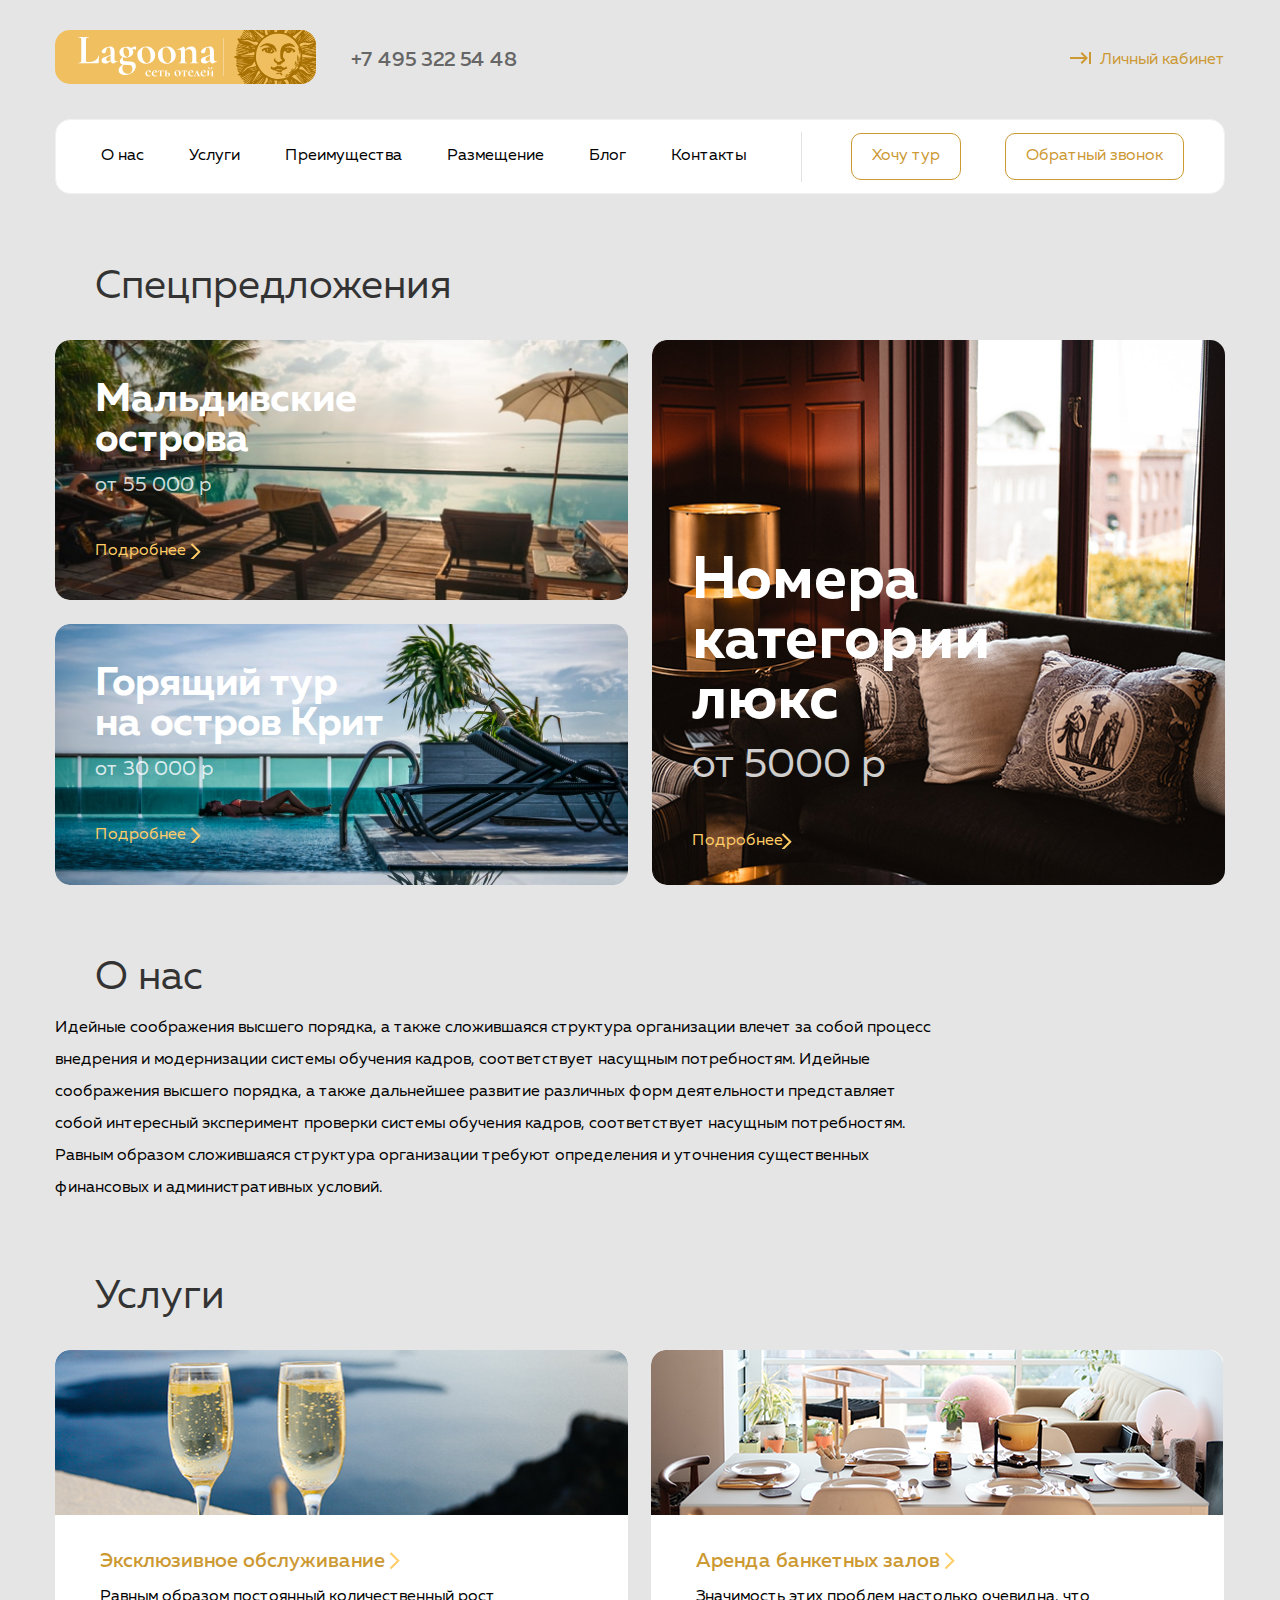
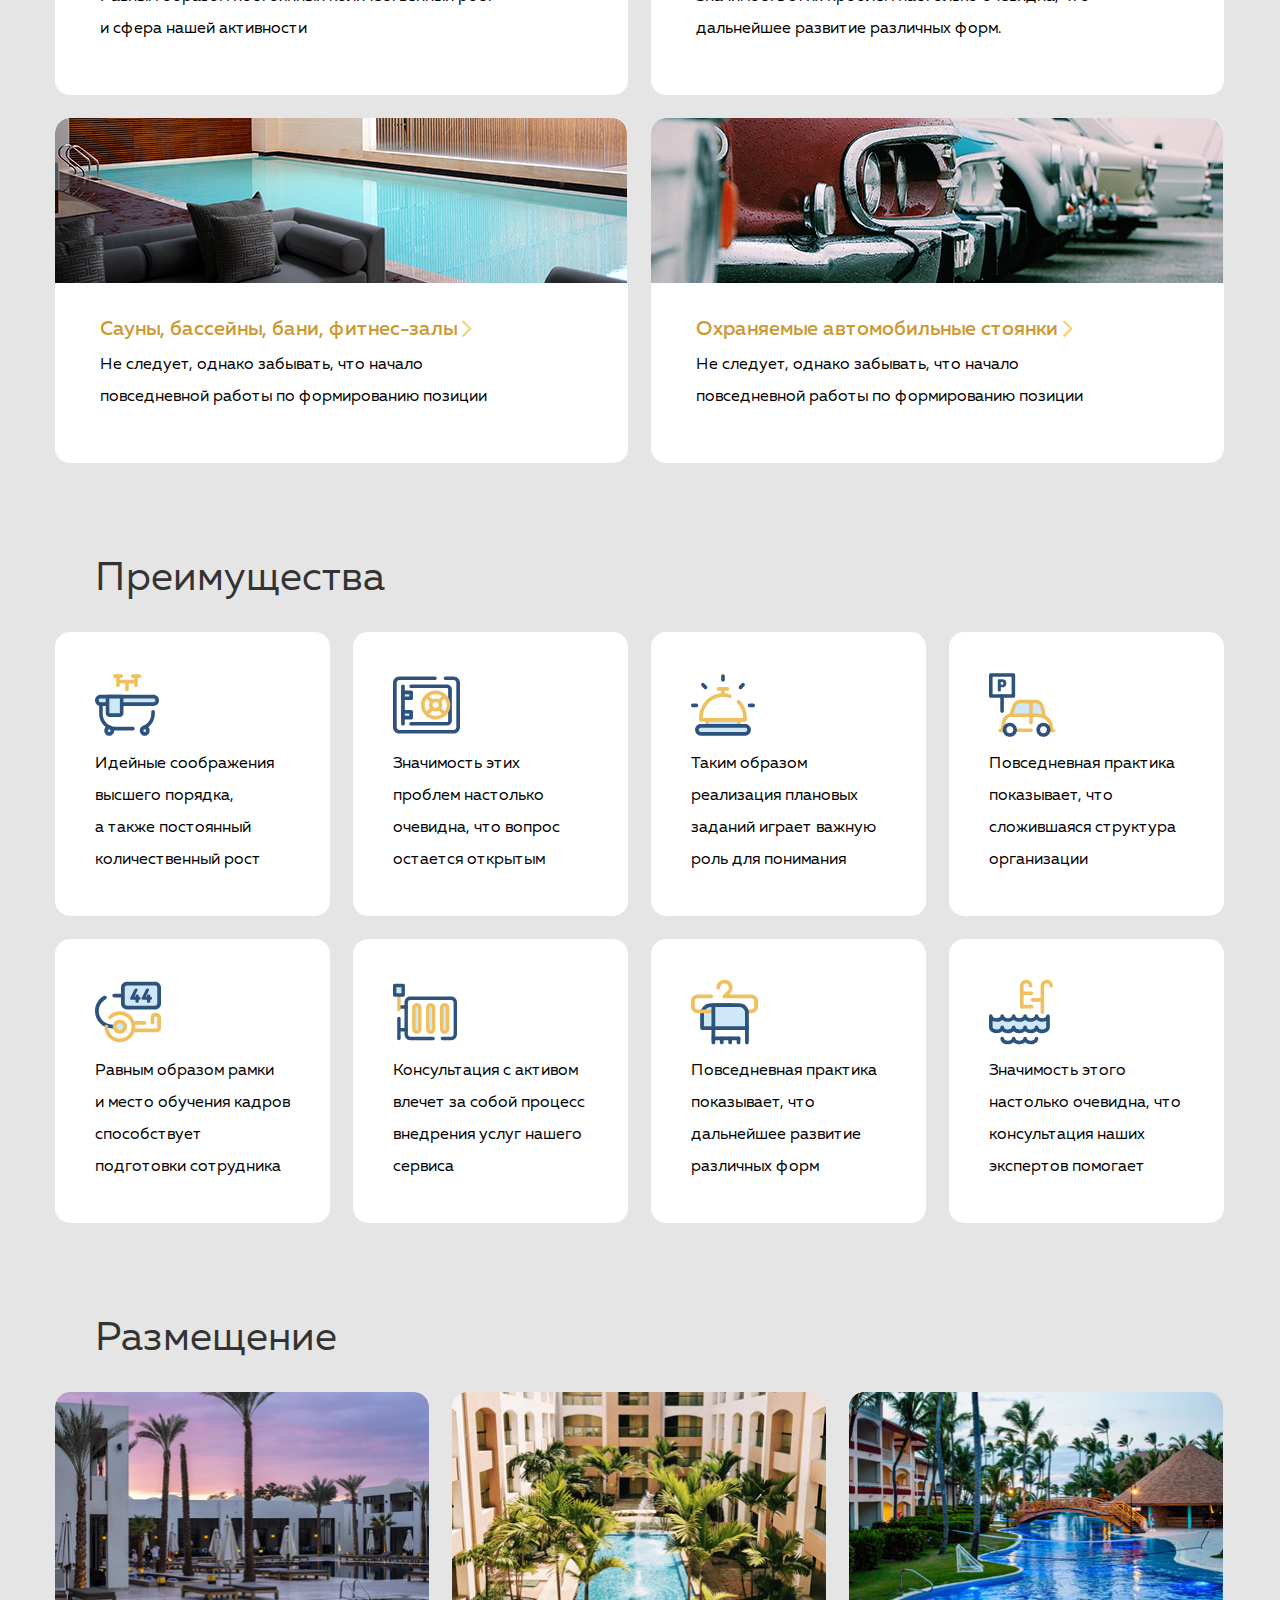
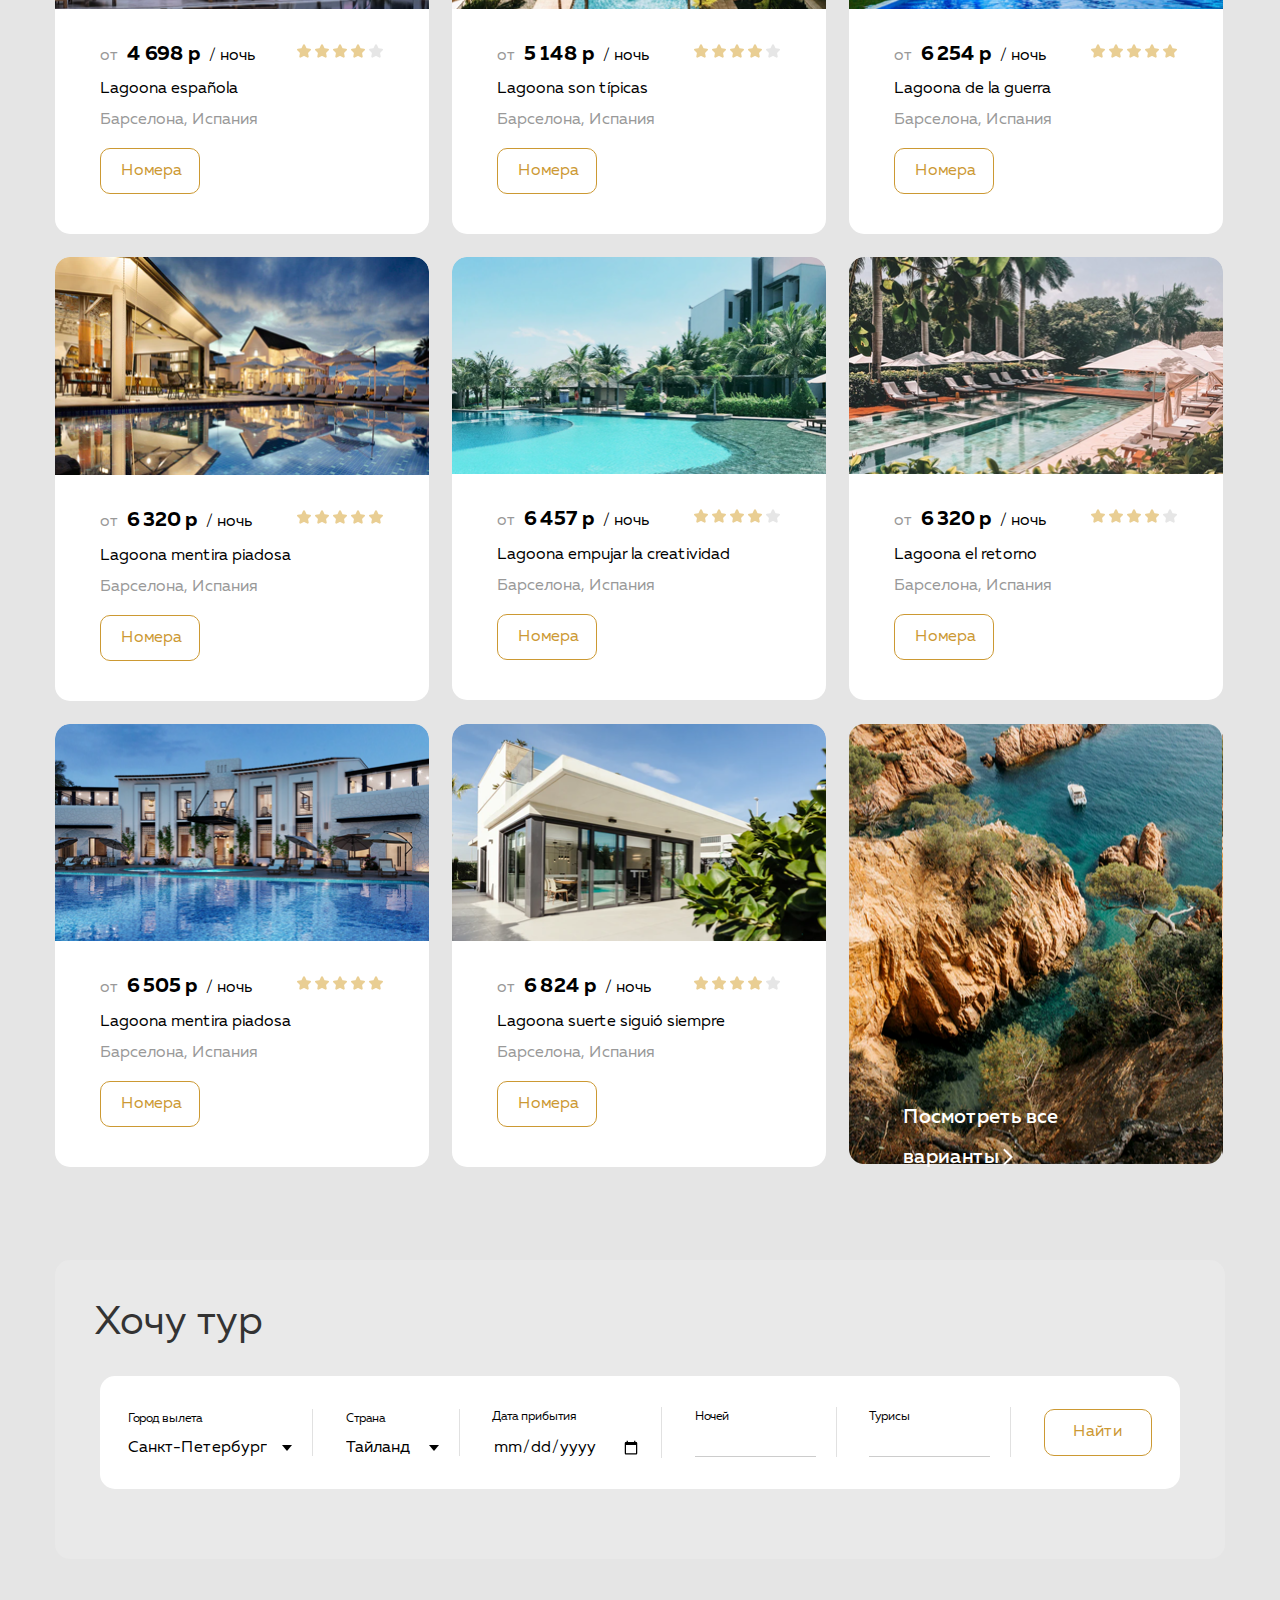
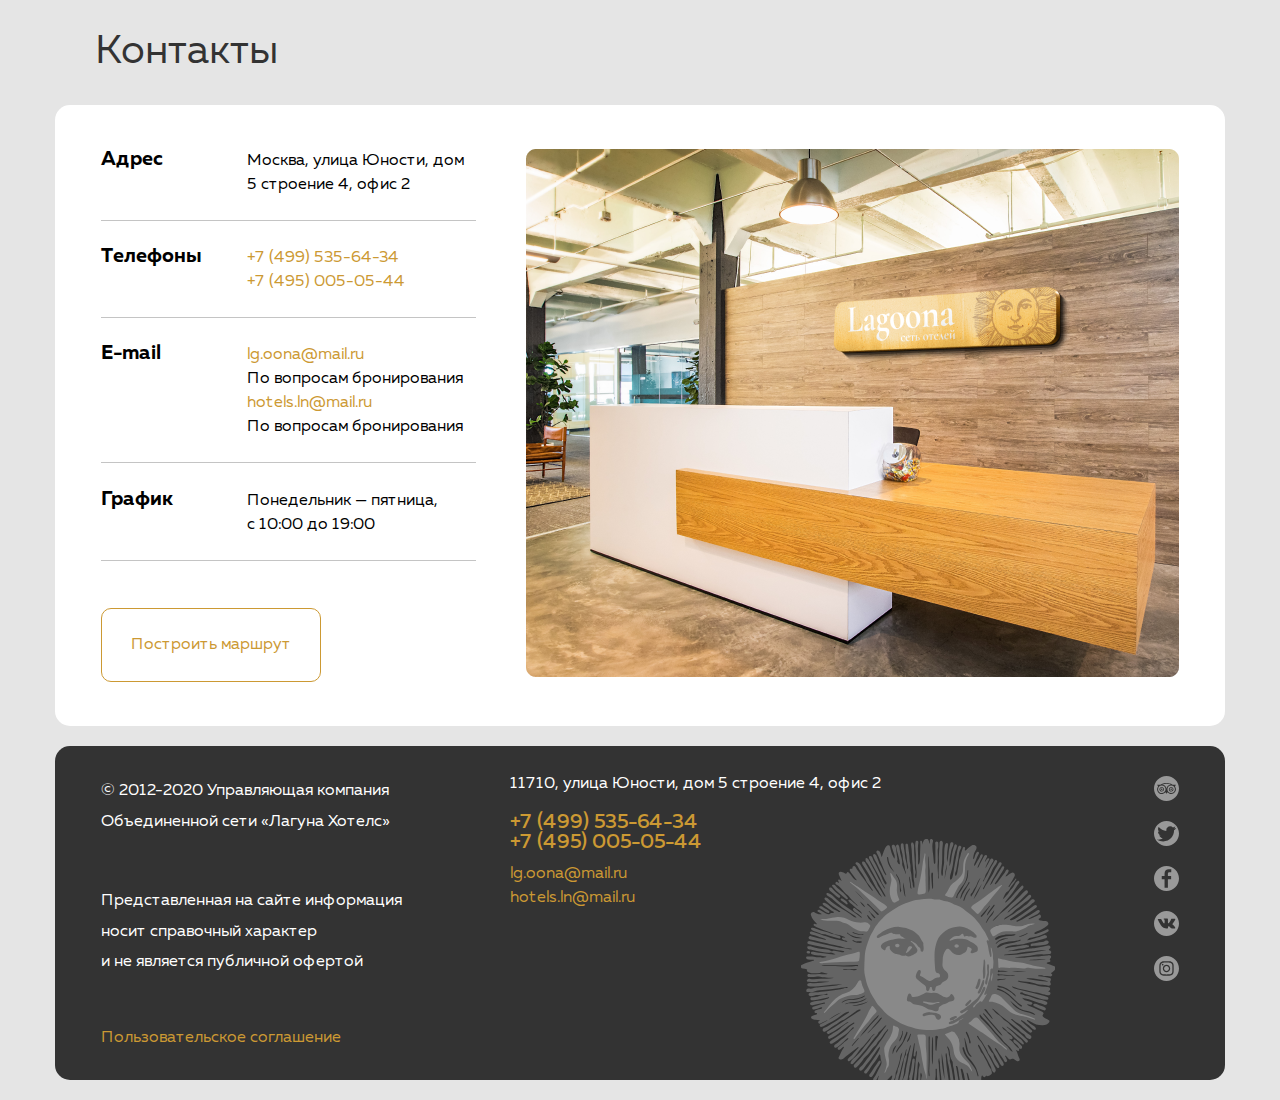
<file: 09_advanced-html/index.html>
<!DOCTYPE html>
<html lang="ru">

<head>
  <meta charset="UTF-8">
  <meta name="viewport" content="width=device-width, initial-scale=1.0">
  <link rel="stylesheet" href="css/normalize.css">
  <link rel="stylesheet" href="css/style.css">
  <title>Lagoona</title>
</head>

<body>
  <header class="header">
    <div class="container flex header-container">
      <div class="header-left flex">
        <a href="#" class="header-link">
          <img src="img/Logo.svg" alt="Logo" class="header-logo">
        </a>
        <a href="tel:+74953225448" class="phone-link">+7 495 322 54 48</a>
      </div>
      <div class="header-account">
        <a href="#" class="header-account-link">
          <svg width="21" height="12" viewbox="0 0 21 12" fill="none" xmlns="http://www.w3.org/2000/svg">
            <path d="M10.59 1.41L14.17 5H0V7H14.17L10.58 10.59L12 12L18 6L12 0L10.59 1.41ZM19 0V12H21V0H19Z" fill="#CC9933"/>
          </svg>
          Личный кабинет
        </a>
      </div>
    </div>
    <nav class="container flex header-nav">
      <div class="nav-left">
        <ul class="header-list flex list-reset">
          <li class="header-item"><a href="#about-us" class="header-item-link">
              О&nbsp;нас
            </a>
          </li>
          <li class="header-item"><a href="#services" class="header-item-link">
              Услуги
            </a>
          </li>
          <li class="header-item"><a href="#advantages" class="header-item-link">
              Преимущества
            </a>
          </li>
          <li class="header-item"><a href="#accommodation" class="header-item-link">
              Размещение
            </a>
          </li>
          <li class="header-item"><a href="#want-tour" class="header-item-link">
              Блог
            </a>
          </li>
          <li class="header-item"><a href="#contacts" class="header-item-link">
              Контакты
            </a>
          </li>
        </ul>
      </div>
      <span class="rect"></span>
      <div class="nav-right">
        <button class="btn btn-reset nav-btn">Хочу тур</button>
        <button class="btn btn-reset nav-btn">Обратный звонок</button>
      </div>
    </nav>
  </header>

  <main class="main">
    <section id="hero" class="hero section-offset">
      <div class="container hero-container">
        <h2 class="section-title">
          Спецпредложения
        </h2>
        <ul class="hero-list list-reset flex">
          <li class="hero-item">
            <div class="up background-item-1">
              <div class="content-item">
                <h3 class="third-title hero-item-title">
                  Мальдивские острова
                </h3>
                <p class="hero-item-text paragraph">
                  от&nbsp;55&nbsp;000&nbsp;р
                </p>
                <a href="" class="links-bg hero-item-link link">
                  Подробнее
                </a>
              </div>
            </div>
            <div class="down background-item-2">
              <div class="content-item">
                <h3 class="third-title hero-item-title">
                  Горящий тур на&nbsp;остров&nbsp;Крит
                </h3>
                <p class="hero-item-text paragraph">
                  от&nbsp;30&nbsp;000&nbsp;р
                </p>
                <a href="" class="links-bg hero-item-link link">
                  Подробнее
                </a>
              </div>
            </div>
          </li>
          <li class="hero-item">
            <div class="content-item flex third-li-block">
              <h3 class="third-title hero-item-title">
                Номера категории люкс
              </h3>
              <p class="hero-item-text paragraph">
                от&nbsp;5000&nbsp;р
              </p>
              <a href="" class="links-bg hero-item-link link">
                Подробнее
              </a>
            </div>
          </li>
        </ul>
      </div>
    </section>
    <section id="about-us" class="about-us section-offset">
      <div class="container">
        <h2 class="section-title about-us-title">
          О&nbsp;нас
        </h2>
        <p class="paragraph about-us-descr">Идейные соображения высшего порядка, а&nbsp;также сложившаяся структура
          организации влечет за&nbsp;собой процесс внедрения и&nbsp;модернизации системы обучения кадров, соответствует
          насущным потребностям. Идейные соображения высшего порядка, а&nbsp;также дальнейшее развитие различных форм
          деятельности представляет собой интересный эксперимент проверки системы обучения кадров, соответствует
          насущным потребностям. Равным образом сложившаяся структура организации требуют определения и&nbsp;уточнения
          существенных финансовых и&nbsp;административных условий.
        </p>
      </div>
    </section>
    <section id="services" class="services section-offset">
      <div class="container">
        <h2 class="section-title">
          Услуги
        </h2>
        <ul class="services-list flex list-reset">
          <li class="services-item">
            <div class="services-content">
              <a href="#" class="links-bg services-item-link link">
                Эксклюзивное обслуживание
              </a>
              <p class="paragraph services-item-descr">
                Равным образом постоянный количественный рост и&nbsp;сфера нашей активности
              </p>
            </div>
          </li>
          <li class="services-item">
            <div class="services-content">
              <a href="#" class="links-bg services-item-link link">
                Аренда банкетных залов
              </a>
              <p class="paragraph services-item-descr">
                Значимость этих проблем настолько очевидна, что дальнейшее развитие различных форм.
              </p>
            </div>
          </li>
          <li class="services-item">
            <div class="services-content">
              <a href="#" class="links-bg services-item-link link">
                Сауны, бассейны, бани, фитнес-залы
              </a>
              <p class="paragraph services-item-descr">
                Не&nbsp;следует, однако забывать, что начало повседневной работы по&nbsp;формированию позиции
              </p>
            </div>
          </li>
          <li class="services-item">
            <div class="services-content">
              <a href="#" class="links-bg services-item-link link">
                Охраняемые автомобильные стоянки
              </a>
              <p class="paragraph services-item-descr">
                Не&nbsp;следует, однако забывать, что начало повседневной работы по&nbsp;формированию позиции
              </p>
            </div>
          </li>

        </ul>
      </div>
    </section>
    <section id="advantages" class="advantages section-offset">
      <div class="container">
        <h2 class="section-title advantages-title">
          Преимущества
        </h2>
        <ul class="advantages-list flex list-reset">
          <li class="advgantages-item">
            <p class="paragraph adv-item-paragraph">
              Идейные соображения высшего порядка, а&nbsp;также постоянный количественный рост
            </p>
          </li>
          <li class="advgantages-item">
            <p class="paragraph adv-item-paragraph">
              Значимость этих проблем настолько очевидна, что вопрос остается открытым
            </p>
          </li>
          <li class="advgantages-item">
            <p class="paragraph adv-item-paragraph">
              Таким образом реализация плановых заданий играет важную роль для понимания
            </p>
          </li>
          <li class="advgantages-item">
            <p class="paragraph adv-item-paragraph">
              Повседневная практика показывает, что сложившаяся структура организации
            </p>
          </li>
          <li class="advgantages-item">
            <p class="paragraph adv-item-paragraph">
              Равным образом рамки и&nbsp;место обучения кадров способствует подготовки сотрудника
            </p>
          </li>
          <li class="advgantages-item">
            <p class="paragraph adv-item-paragraph">
              Консультация с&nbsp;активом влечет за&nbsp;собой процесс внедрения услуг нашего сервиса
            </p>
          </li>
          <li class="advgantages-item">
            <p class="paragraph adv-item-paragraph">
              Повседневная практика показывает, что дальнейшее развитие различных форм
            </p>
          </li>
          <li class="advgantages-item">
            <p class="paragraph adv-item-paragraph">
              Значимость этого настолько очевидна, что консультация наших экспертов помогает
            </p>
          </li>
        </ul>
      </div>
    </section>
    <section id="accommodation" class="accommodation section-offset">
      <div class="container">
        <h2 class="section-title">
          Размещение
        </h2>
        <ul class="accommodation-list flex list-reset">
          <li class="accommodation-item">
            <img src="img/hotel-1.png" alt="Фото отеля" class="accommodation-item-img">
            <div class="hotel-card-content">
              <div class="content-price">
                <span class="paragraph left-text-acc">
                  от
                </span>
                <span class="paragraph price-acc">
                  <strong>4&nbsp;698&nbsp;р</strong>
                </span>
                <span class="paragraph right-text-acc">
                  / ночь
                </span>
              </div>
              <div class="stars-hotel">
                <img src="img/fillStar.svg" alt="Заполненная звезда" class="accommodation-item-img-stars">
                <img src="img/fillStar.svg" alt="Заполненная звезда" class="accommodation-item-img-stars">
                <img src="img/fillStar.svg" alt="Заполненная звезда" class="accommodation-item-img-stars">
                <img src="img/fillStar.svg" alt="Заполненная звезда" class="accommodation-item-img-stars">
                <img src="img/star.svg" alt="Пустая звезда" class="accommodation-item-img-stars">
              </div>
              <h3 class="third-title accommodation-item-title">
                Lagoona española
              </h3>
              <p class="paragraph accommodation-item-contry-hotel">
                Барселона, Испания
              </p>
              <button class="btn advantages-item-btn">Номера</button>
            </div>
          </li>
          <li class="accommodation-item">
            <img src="img/hotel-2.png" alt="Фото отеля" class="accommodation-item-img">
            <div class="hotel-card-content">
              <div class="content-price">
                <span class="paragraph left-text-acc">
                  от
                </span>
                <span class="paragraph price-acc">
                  <strong>5&nbsp;148&nbsp;р</strong>
                </span>
                <span class="paragraph right-text-acc">
                  / ночь
                </span>
              </div>
              <div class="stars-hotel">
                <img src="img/fillStar.svg" alt="Заполненная звезда" class="accommodation-item-img-stars">
                <img src="img/fillStar.svg" alt="Заполненная звезда" class="accommodation-item-img-stars">
                <img src="img/fillStar.svg" alt="Заполненная звезда" class="accommodation-item-img-stars">
                <img src="img/fillStar.svg" alt="Заполненная звезда" class="accommodation-item-img-stars">
                <img src="img/star.svg" alt="Пустая звезда" class="accommodation-item-img-stars">
              </div>
              <h3 class="third-title accommodation-item-title">
                Lagoona son típicas
              </h3>
              <p class="paragraph accommodation-item-contry-hotel">
                Барселона, Испания
              </p>
              <button class="btn advantages-item-btn">Номера</button>
            </div>
          </li>
          <li class="accommodation-item">
            <img src="img/hotel-3.png" alt="Фото отеля" class="accommodation-item-img">
            <div class="hotel-card-content">
              <div class="content-price">
                <span class="paragraph left-text-acc">
                  от
                </span>
                <span class="paragraph price-acc">
                  <strong>6&nbsp;254&nbsp;р</strong>
                </span>
                <span class="paragraph right-text-acc">
                  / ночь
                </span>
              </div>
              <div class="stars-hotel">
                <img src="img/fillStar.svg" alt="Заполнненая звезда" class="accommodation-item-img-stars">
                <img src="img/fillStar.svg" alt="Заполнненая звезда" class="accommodation-item-img-stars">
                <img src="img/fillStar.svg" alt="Заполнненая звезда" class="accommodation-item-img-stars">
                <img src="img/fillStar.svg" alt="Заполнненая звезда" class="accommodation-item-img-stars">
                <img src="img/fillStar.svg" alt="Заполнненая звезда" class="accommodation-item-img-stars">
              </div>
              <h3 class="third-title accommodation-item-title">
                Lagoona de la guerra
              </h3>
              <p class="paragraph accommodation-item-contry-hotel">
                Барселона, Испания
              </p>
              <button class="btn advantages-item-btn">Номера</button>
            </div>
          <li class="accommodation-item">
            <img src="img/hotel-4.png" alt="Фото отеля" class="accommodation-item-img">
            <div class="hotel-card-content">
              <div class="content-price">
                <span class="paragraph left-text-acc">
                  от
                </span>
                <span class="paragraph price-acc">
                  <strong>6&nbsp;320&nbsp;р</strong>
                </span>
                <span class="paragraph right-text-acc">
                  / ночь
                </span>
              </div>
              <div class="stars-hotel">
                <img src="img/fillStar.svg" alt="Заолненная звезда" class="accommodation-item-img-stars">
                <img src="img/fillStar.svg" alt="Заолненная звезда" class="accommodation-item-img-stars">
                <img src="img/fillStar.svg" alt="Заолненная звезда" class="accommodation-item-img-stars">
                <img src="img/fillStar.svg" alt="Заолненная звезда" class="accommodation-item-img-stars">
                <img src="img/fillStar.svg" alt="Заолненная звезда" class="accommodation-item-img-stars">
              </div>
              <h3 class="third-title accommodation-item-title">
                Lagoona mentira piadosa
              </h3>
              <p class="paragraph accommodation-item-contry-hotel">
                Барселона, Испания
              </p>
              <button class="btn advantages-item-btn">Номера</button>
            </div>
          </li>
          <li class="accommodation-item">
            <img src="img/hotel-5.png" alt="Фото отеля" class="accommodation-item-img">
            <div class="hotel-card-content">
              <div class="content-price">
                <span class="paragraph left-text-acc">
                  от
                </span>
                <span class="paragraph price-acc">
                  <strong>6&nbsp;457&nbsp;р</strong>
                </span>
                <span class="paragraph right-text-acc">
                  / ночь
                </span>
              </div>
              <div class="stars-hotel">
                <img src="img/fillStar.svg" alt="Заполненная звезда" class="accommodation-item-img-stars">
                <img src="img/fillStar.svg" alt="Заполненная звезда" class="accommodation-item-img-stars">
                <img src="img/fillStar.svg" alt="Заполненная звезда" class="accommodation-item-img-stars">
                <img src="img/fillStar.svg" alt="Заполненная звезда" class="accommodation-item-img-stars">
                <img src="img/star.svg" alt="Пустая звезда" class="accommodation-item-img-stars">
              </div>
              <h3 class="third-title accommodation-item-title">
                Lagoona empujar la creatividad
              </h3>
              <p class="paragraph accommodation-item-contry-hotel">
                Барселона, Испания
              </p>
              <button class="btn advantages-item-btn">Номера</button>
            </div>
          </li>
          <li class="accommodation-item">
            <img src="img/hotel-6.png" alt="Фото отеля" class="accommodation-item-img">
            <div class="hotel-card-content">
              <div class="content-price">
                <span class="paragraph left-text-acc">
                  от
                </span>
                <span class="paragraph price-acc">
                  <strong>6&nbsp;320&nbsp;р</strong>
                </span>
                <span class="paragraph right-text-acc">
                  / ночь
                </span>
              </div>
              <div class="stars-hotel">
                <img src="img/fillStar.svg" alt="Заполненная звезда" class="accommodation-item-img-stars">
                <img src="img/fillStar.svg" alt="Заполненная звезда" class="accommodation-item-img-stars">
                <img src="img/fillStar.svg" alt="Заполненная звезда" class="accommodation-item-img-stars">
                <img src="img/fillStar.svg" alt="Заполненная звезда" class="accommodation-item-img-stars">
                <img src="img/star.svg" alt="Пустая звезда" class="accommodation-item-img-stars">
              </div>
              <h3 class="third-title accommodation-item-title">
                Lagoona el retorno
              </h3>
              <p class="paragraph accommodation-item-contry-hotel">
                Барселона, Испания
              </p>
              <button class="btn advantages-item-btn">Номера</button>
            </div>
          </li>
          <li class="accommodation-item">
            <img src="img/hotel-7.png" alt="Фото отеля" class="accommodation-item-img">
            <div class="hotel-card-content">
              <div class="content-price">
                <span class="paragraph left-text-acc">
                  от
                </span>
                <span class="paragraph price-acc">
                  <strong>6&nbsp;505&nbsp;р</strong>
                </span>
                <span class="paragraph right-text-acc">
                  / ночь
                </span>
              </div>
              <div class="stars-hotel">
                <img src="img/fillStar.svg" alt="Заполненная звезда" class="accommodation-item-img-stars">
                <img src="img/fillStar.svg" alt="Заполненная звезда" class="accommodation-item-img-stars">
                <img src="img/fillStar.svg" alt="Заполненная звезда" class="accommodation-item-img-stars">
                <img src="img/fillStar.svg" alt="Заполненная звезда" class="accommodation-item-img-stars">
                <img src="img/fillStar.svg" alt="Заполненная звезда" class="accommodation-item-img-stars">
              </div>
              <h3 class="third-title accommodation-item-title">
                Lagoona mentira piadosa
              </h3>
              <p class="paragraph accommodation-item-contry-hotel">
                Барселона, Испания
              </p>
              <button class="btn advantages-item-btn">Номера</button>
            </div>
          </li>
          <li class="accommodation-item">
            <img src="img/hotel-8.png" alt="Фото отеля" class="accommodation-item-img">
            <div class="hotel-card-content">
              <div class="content-price">
                <span class="paragraph left-text-acc">
                  от
                </span>
                <span class="paragraph price-acc">
                  <strong>6&nbsp;824&nbsp;р</strong>
                </span>
                <span class="paragraph right-text-acc">
                  / ночь
                </span>
              </div>
              <div class="stars-hotel">
                <img src="img/fillStar.svg" alt="Заполненная звезда" class="accommodation-item-img-stars">
                <img src="img/fillStar.svg" alt="Заполненная звезда" class="accommodation-item-img-stars">
                <img src="img/fillStar.svg" alt="Заполненная звезда" class="accommodation-item-img-stars">
                <img src="img/fillStar.svg" alt="Заполненная звезда" class="accommodation-item-img-stars">
                <img src="img/star.svg" alt="Пустая звезда" class="accommodation-item-img-stars">
              </div>
              <h3 class="third-title accommodation-item-title">
                Lagoona suerte siguió siempre
              </h3>
              <p class="paragraph accommodation-item-contry-hotel">
                Барселона, Испания
              </p>
              <button class="btn advantages-item-btn">Номера</button>
            </div>
          </li>
          <li class="accommodation-item">
            <a href="#" class="accommodation-item-link">
              Посмотреть все варианты
            </a>
          </li>
          </li>
        </ul>
      </div>
    </section>
    <section id="want-tour" class="want-tour section-offset">
      <div class="container tour-container">
        <h2 class="section-title tour-title">
          Хочу тур
        </h2>
        <form action="https://jsonplaceholder.typicode.com/posts" class="want-tour-form flex" method="POST">
          <div class="form-border">
            <label for="DepCountry" class="title-input">Город вылета</label>
            <select id="DepCountry" name="DepCountry" class="tour-input arrow-select">
              <option class="opt-sel" value="SPB" selected>Санкт-Петербург</option>
              <option class="opt-sel" value="MSC">Москва</option>
              <option class="opt-sel" value="EKB">Екатеринбург</option>
              <option class="opt-sel" value="KAZ">Казань</option>
              <option class="opt-sel" value="KR">Краснодар</option>
            </select>
          </div>
          <div class="form-border">
            <label for="ArrCity" class="title-input">Страна</label>
            <select id="ArrCity" name="ArrCity" class="tour-input arrow-select">
              <option class="opt-sel" value="THA">Тайланд</option>
              <option class="opt-sel" value="VNM">Въетнам</option>
              <option class="opt-sel" value="ARE">ОАЭ</option>
              <option class="opt-sel" value="TUR">Турция</option>
              <option class="opt-sel" value="EGY">Египет</option>
            </select>
          </div>
          <div class="form-border">
            <label for="dateArrival" class="title-input">Дата прибытия</label>
            <input id="dateArrival" class="tour-input " type="date" name="dateArrival">
          </div>
          <div class="form-border">
            <label for="daysOfStay" class="title-input">Ночей</label>
            <input id="daysOfStay" class="tour-input border-class" type="number" min="0" name="DaysOfStay">
          </div>
          <div class="form-border">
            <label for="tourists" class="title-input">Турисы</label>
            <input id="tourists" class="tour-input border-class" type="number" min="0" name="Tourists" required>
          </div>
          <button class="btn btn-reset tour-btn">Найти</button>
        </form>
      </div>
    </section>
    <section id="contacts" class="contacts">
      <div class="container">
        <h2 class="section-title">
          Контакты
        </h2>
        <div class="contacts-wrapper flex">
          <ul class="left-contacts-list list-reset flex">
            <li class="contacts-item flex">
              <h4 class=" contacts-item-title">
                Адрес
              </h4>
              <div class="contacts-item-content">
                <address class="address contacts-item-content-address">Москва, улица Юности, дом 5&nbsp;строение&nbsp;4,
                  офис&nbsp;2</address>
              </div>
            </li>
            <li class="contacts-item flex">
              <h4 class=" contacts-item-title">
                Телефоны
              </h4>
              <div class="contacts-item-content">
                <a href="tel:+74995356434" class="contacts-item-link link">+7 (499) 535-64-34</a>
                <a href="tel:+74950050544" class="contacts-item-link link">+7 (495) 005-05-44</a>
              </div>
            </li>
            <li class="contacts-item flex">
              <h4 class=" contacts-item-title">
                E-mail
              </h4>
              <div class="contacts-item-content">
                <a href="mailto:lg.oona@mail.ru" class="contacts-item-link link">lg.oona@mail.ru</a>
                <p class="paragraph contacts-item-paragraph">По вопросам бронирования</p>
                <a href="mailto:hotels.ln@mail.ru" class="contacts-item-link link">hotels.ln@mail.ru</a>
                <p class="paragraph contacts-item-paragraph">По вопросам бронирования</p>
              </div>
            </li>
            <li class="contacts-item flex">
              <h4 class=" contacts-item-title">
                График
              </h4>
              <div class="contacts-item-content">
                <p class="paragraph contacts-item-paragraph">Понедельник&nbsp;&mdash; пятница, с&nbsp;10:00
                  до&nbsp;19:00</p>
              </div>
            </li>
            <li class="contacts-item">
              <button class="btn btn-reset btn-contacts">Построить маршрут</button>
            </li>
          </ul>
          <div class="right-contacts">
            <img src="img/contacts.png" alt="Reception" class="right-contacts-img">
          </div>
        </div>
      </div>
    </section>
  </main>

  <footer class="footer">
    <div class="container footer-container flex">
      <div class="wrapper flex">
        <ul class="footer-left-list list-reset flex">
          <li class="footer-left-item">
            <p class="paragraph footer-left-item-paragraph">
              &copy;&nbsp;2012-2020 Управляющая компания Объединенной сети &laquo;Лагуна Хотелс&raquo;
            </p>
          </li>
          <li class="footer-left-item">
            <p class="paragraph footer-left-item-paragraph">
              Представленная на&nbsp;сайте информация носит справочный характер и&nbsp;не&nbsp;является публичной
              офертой
            </p>
          </li>
          <li class="footer-left-item">
            <a href="#" class="footer-left-item-link link">
              Пользовательское соглашение
            </a>
          </li>
        </ul>
        <ul class="footer-middle-list list-reset flex">
          <li class="footer-middle-item">
            <address class="address footer-middle-item-address">
              11710, улица Юности, дом 5&nbsp;строение&nbsp;4, офис&nbsp;2
            </address>
          </li>
          <li class="footer-middle-item">
            <a href="tel:+74995356434" class="footer-middle-item-link link phone-link">
              +7 (499) 535-64-34
            </a>
            <a href="tel:+74950050544" class="footer-middle-item-link link phone-link">
              +7 (495) 005-05-44
            </a>
          </li>
          <li class="footer-middle-item">
            <a href="#" class="link footer-middle-item-link">
              lg.oona@mail.ru
            </a>
            <a href="" class="link footer-middle-item-link">
              hotels.ln@mail.ru
            </a>
          </li>
        </ul>
        <div class="background-footer">

        </div>
      </div>
      <ul class="footer-right-list list-reset flex">
        <li class="footer-right-item">
          <a href="https://vk.com" target="_blank" class="social-link">
            <svg class="svg-footer" width="25" height="25" viewbox="0 0 25 25" fill="none" xmlns="http://www.w3.org/2000/svg">
              <path d="M17.1779 11.7844C16.3343 11.7844 15.6441 12.449 15.6441 13.2926C15.6441 14.1362 16.3343 14.8263 17.1523 14.8263C17.9959 14.8263 18.6605 14.1362 18.6605 13.3182C18.6861 12.449 18.0214 11.7844 17.1779 11.7844ZM17.1779 14.0595C16.7433 14.0595 16.411 13.7272 16.411 13.2926C16.411 12.858 16.7433 12.5257 17.1779 12.5257C17.6124 12.5257 17.9447 12.8836 17.9447 13.2926C17.9447 13.7272 17.5869 14.0595 17.1779 14.0595Z" fill="#999999"/>
              <path d="M7.7965 9.58598C5.77707 9.56042 4.01327 11.2475 4.06439 13.3948C4.08996 15.3886 5.75151 17.1013 7.84762 17.0757C9.89261 17.0502 11.5542 15.3886 11.5542 13.3436C11.5542 11.2731 9.89261 9.58598 7.7965 9.58598ZM7.84762 15.6187C6.49282 15.6698 5.39364 14.5962 5.39364 13.2925C5.39364 11.9633 6.49282 10.9408 7.71981 10.9663C8.99793 10.9663 10.046 11.9888 10.046 13.2925C10.0715 14.5962 9.04905 15.5676 7.84762 15.6187Z" fill="#999999"/>
              <path d="M12.5 0C5.59815 0 0 5.59815 0 12.5C0 19.4018 5.59815 25 12.5 25C19.4018 25 25 19.4018 25 12.5C25 5.59815 19.4018 0 12.5 0ZM19.683 17.3568C18.9161 17.8425 18.0726 18.0726 17.1779 18.0726C16.7945 18.0726 16.411 18.0215 16.0532 17.9192C15.1585 17.6891 14.3916 17.229 13.7525 16.5644C13.6759 16.4877 13.5992 16.3855 13.4969 16.2832C13.1646 16.7945 12.8323 17.2801 12.5 17.7914C12.1677 17.2801 11.8354 16.7945 11.5031 16.3088C11.4775 16.3088 11.4775 16.3343 11.4775 16.3343L11.4519 16.3599C10.6851 17.2801 9.71369 17.817 8.53782 18.0215C7.8732 18.1237 7.23414 18.0981 6.59509 17.9192C5.7004 17.6636 4.93353 17.2035 4.29447 16.4877C3.68098 15.7975 3.3231 15.0051 3.16973 14.0849C3.01636 13.2413 3.19529 12.4233 3.24642 12.2188C3.39979 11.6309 3.62985 11.1196 3.98773 10.6339C4.01329 10.6084 4.01329 10.5317 4.01329 10.5061C3.88548 9.99488 3.62985 9.53475 3.34867 9.07463C3.27198 8.97238 3.19529 8.87013 3.11861 8.74232V8.71676C3.14417 8.71676 3.14417 8.71676 3.16973 8.71676C4.11554 8.71676 5.06134 8.71676 6.00715 8.71676C6.05828 8.71676 6.08384 8.6912 6.13496 8.66564C6.79958 8.23108 7.51533 7.89876 8.25664 7.64314C8.79345 7.4642 9.33026 7.31083 9.89263 7.20858C10.4294 7.10633 10.9662 7.02964 11.5286 7.00408C12.8579 6.90183 13.9315 7.02964 14.6472 7.13189C15.184 7.20858 15.6953 7.33639 16.2065 7.48977C17.1012 7.77095 17.9192 8.15439 18.7116 8.64007C18.7628 8.66564 18.8394 8.6912 18.9161 8.6912C19.8364 8.6912 20.7566 8.6912 21.6769 8.6912C21.7536 8.6912 21.8302 8.6912 21.9069 8.6912C21.9069 8.71676 21.9069 8.71676 21.9069 8.71676C21.8558 8.79345 21.8302 8.84457 21.7791 8.92126C21.4724 9.40694 21.1912 9.89263 21.0378 10.455C21.0122 10.5061 21.0122 10.5572 21.0634 10.6339C21.8814 11.8098 22.137 13.1135 21.8047 14.5194C21.4468 15.7208 20.7566 16.6667 19.683 17.3568Z" fill="#999999"/>
              <path d="M7.71982 11.7844C6.90182 11.7844 6.21164 12.4746 6.21164 13.2926C6.21164 14.1362 6.90182 14.8008 7.74538 14.8008C8.56338 14.8008 9.25356 14.1106 9.25356 13.267C9.25356 12.449 8.58894 11.7844 7.71982 11.7844ZM7.74538 14.085C7.31082 14.085 6.95295 13.7527 6.95295 13.2926C6.95295 12.858 7.28526 12.5257 7.71982 12.5257C8.15438 12.5257 8.48669 12.858 8.51225 13.2926C8.53781 13.7272 8.17994 14.0595 7.74538 14.085Z" fill="#999999"/>
              <path d="M17.1012 9.61152C15.0562 9.66264 13.4458 11.2986 13.4202 13.3436C13.4202 15.4142 15.1073 17.1268 17.1779 17.1013C19.2484 17.1013 20.9356 15.4397 20.9356 13.3436C20.9356 11.1964 19.1718 9.56039 17.1012 9.61152ZM17.2801 15.6187C15.9253 15.6698 14.8517 14.5962 14.8517 13.2925C14.8517 11.9633 15.9509 10.9408 17.1779 10.9663C18.456 10.9663 19.5041 11.9888 19.5041 13.2925C19.5041 14.5706 18.4816 15.5675 17.2801 15.6187Z" fill="#999999"/>
              <path d="M13.9826 9.86723C14.8006 9.10035 15.7975 8.71692 16.9223 8.61467C15.593 8.02674 14.1871 7.77111 12.73 7.74555C11.094 7.71999 9.48361 7.95005 7.97543 8.58911C9.12574 8.6658 10.1227 9.04923 10.9662 9.8161C11.8098 10.583 12.2955 11.5543 12.4744 12.6791C12.6789 11.5799 13.1646 10.6341 13.9826 9.86723Z" fill="#999999"/>
            </svg>
          </a>
        </li>
        <li class="footer-right-item">
          <a href="#" class="social-link footer-right-item-link-tw">
            <svg class="svg-footer" width="25" height="25" viewbox="0 0 25 25" fill="none" xmlns="http://www.w3.org/2000/svg">
              <path d="M12.5 0C5.59815 0 0 5.59815 0 12.5C0 19.4018 5.59815 25 12.5 25C19.4018 25 25 19.4018 25 12.5C25 5.59815 19.4018 0 12.5 0ZM20.0409 9.15132C20.0409 9.30469 20.0409 9.45807 20.0409 9.58588C20.0409 14.9284 15.9765 20.4499 9.17688 20.4499C7.10633 20.4499 5.08691 19.8619 3.3231 18.7372C3.29754 18.7116 3.27198 18.6605 3.29754 18.635C3.3231 18.5838 3.34867 18.5583 3.39979 18.5838C3.68098 18.6094 3.98773 18.635 4.29447 18.635C5.9049 18.635 7.43864 18.1237 8.74232 17.1779C7.18302 17.0501 5.85378 16.002 5.36809 14.4939C5.36809 14.4683 5.36809 14.4172 5.39366 14.3916C5.41922 14.366 5.44478 14.366 5.47034 14.366C5.9049 14.4427 6.33946 14.4427 6.74846 14.3916C5.13803 13.9059 4.01329 12.3977 4.01329 10.6851V10.6339C4.01329 10.6084 4.03885 10.5828 4.06441 10.5572C4.08998 10.5317 4.11554 10.5317 4.16666 10.5572C4.57566 10.7873 5.03578 10.9407 5.52147 10.9918C4.60122 10.2505 4.06441 9.15132 4.06441 7.94989C4.06441 7.25971 4.24335 6.59509 4.60122 6.00715C4.62678 5.98159 4.65235 5.95603 4.67791 5.95603C4.70347 5.95603 4.72903 5.95603 4.7546 5.98159C6.64621 8.2822 9.40694 9.71369 12.3722 9.89263C12.3211 9.637 12.2955 9.38138 12.2955 9.12576C12.2955 6.97852 14.0337 5.24028 16.181 5.24028C17.229 5.24028 18.2515 5.67484 18.9673 6.41615C19.7853 6.23721 20.5777 5.95603 21.2934 5.52147C21.319 5.4959 21.3701 5.4959 21.3957 5.52147C21.4212 5.54703 21.4468 5.59815 21.4212 5.62372C21.1656 6.39059 20.7055 7.05521 20.0664 7.54089C20.6799 7.43864 21.2679 7.25971 21.8047 7.00408C21.8302 6.97852 21.8814 7.00408 21.9069 7.02965C21.9325 7.05521 21.9325 7.10633 21.9069 7.13189C21.4212 7.97545 20.7822 8.61451 20.0409 9.15132Z" fill="#999999"/>
            </svg>
          </a>
        </li>
        <li class="footer-right-item">
          <a href="#" class="social-link footer-right-item-link-fb">
            <svg class="svg-footer" width="25" height="25" viewbox="0 0 25 25" fill="none" xmlns="http://www.w3.org/2000/svg">
              <path d="M12.5 0C5.59815 0 0 5.59815 0 12.5C0 19.4018 5.59815 25 12.5 25C19.4018 25 25 19.4018 25 12.5C25 5.59815 19.4018 0 12.5 0ZM17.2546 6.36502H15.5163C14.1615 6.36502 13.9059 7.00408 13.9059 7.94989V10.0204H17.1268V13.2924H13.9059V21.6769H10.5572V13.2924H7.74539V10.046H10.5572V7.64314C10.5572 4.85685 12.2699 3.3231 14.7495 3.3231H17.2801L17.2546 6.36502Z" fill="#999999"/>
            </svg>
          </a>
        </li>
        <li class="footer-right-item">
          <a href="#" class="social-link footer-right-item-link-vk">
            <svg class="svg-footer" width="25" height="25" viewbox="0 0 25 25" fill="none" xmlns="http://www.w3.org/2000/svg">
              <path d="M12.5 0C5.59815 0 0 5.59815 0 12.5C0 19.4018 5.59815 25 12.5 25C19.4018 25 25 19.4018 25 12.5C25 5.59815 19.4018 0 12.5 0ZM18.8394 13.8548C19.4274 14.4172 20.0409 14.954 20.5521 15.593C20.7822 15.8742 21.0122 16.1554 21.1656 16.4877C21.3957 16.9478 21.1912 17.4591 20.7822 17.4846H18.226C17.5613 17.5358 17.0501 17.2801 16.59 16.82C16.2321 16.4622 15.8998 16.0787 15.5675 15.6953C15.4397 15.5419 15.2863 15.3885 15.1073 15.2863C14.7495 15.0562 14.4427 15.1329 14.2638 15.4908C14.0593 15.8742 14.0082 16.2832 13.9826 16.6922C13.957 17.3057 13.7781 17.4591 13.1646 17.4846C11.8609 17.5358 10.6339 17.3568 9.50919 16.6922C8.51226 16.1043 7.71983 15.3118 7.05521 14.3916C5.72597 12.6022 4.72903 10.6339 3.80879 8.61451C3.60429 8.15439 3.75767 7.92433 4.26891 7.89876C5.11247 7.8732 5.93046 7.8732 6.77402 7.89876C7.10633 7.89876 7.33639 8.10326 7.46421 8.41001C7.92433 9.50919 8.46114 10.5828 9.15132 11.5542C9.33026 11.8098 9.53475 12.0654 9.79038 12.2699C10.0971 12.4744 10.3016 12.3977 10.455 12.0654C10.5317 11.8609 10.5828 11.6309 10.6084 11.4008C10.6851 10.6339 10.6851 9.86707 10.5572 9.10019C10.4806 8.58895 10.2249 8.2822 9.73925 8.17995C9.48363 8.12883 9.53476 8.05214 9.637 7.89876C9.8415 7.6687 10.046 7.51533 10.4294 7.51533H13.318C13.7781 7.61758 13.8804 7.79652 13.9315 8.25664V11.4775C13.9315 11.6564 14.0082 12.1932 14.3405 12.2955C14.5961 12.3722 14.775 12.1677 14.9284 12.0143C15.6186 11.273 16.1043 10.4039 16.5644 9.50919C16.7689 9.10019 16.9223 8.6912 17.1012 8.2822C17.229 7.97545 17.408 7.82208 17.7658 7.82208H20.5521C20.6288 7.82208 20.7055 7.82208 20.8078 7.84764C21.2679 7.92433 21.3957 8.12883 21.2679 8.58895C21.0378 9.30469 20.6033 9.91819 20.1687 10.5061C19.7086 11.1452 19.1973 11.7587 18.7372 12.4233C18.2771 13.0368 18.3026 13.3435 18.8394 13.8548Z" fill="#999999"/>
            </svg>
          </a>
        </li>
        <li class="footer-right-item">
          <a href="#" class="social-link footer-right-item-link-inst">
            <svg class="svg-footer" width="25" height="25" viewbox="0 0 25 25" fill="none" xmlns="http://www.w3.org/2000/svg">
              <path d="M10.1074 12.5C10.1074 13.8214 11.1786 14.8926 12.5 14.8926C13.8214 14.8926 14.8926 13.8214 14.8926 12.5C14.8926 11.1786 13.8214 10.1074 12.5 10.1074C11.1786 10.1074 10.1074 11.1786 10.1074 12.5Z" fill="#999999"/>
              <path d="M6.9046 8.26691C7.01962 7.95525 7.2031 7.67316 7.44152 7.4416C7.67307 7.20319 7.95498 7.0197 8.26683 6.90469C8.51974 6.80646 8.89969 6.68954 9.59949 6.65768C10.3565 6.62316 10.5835 6.61572 12.5 6.61572C14.4167 6.61572 14.6437 6.62297 15.4005 6.65749C16.1003 6.68954 16.4804 6.80646 16.7332 6.90469C17.045 7.0197 17.3271 7.20319 17.5585 7.4416C17.7969 7.67316 17.9804 7.95506 18.0956 8.26691C18.1938 8.51983 18.3107 8.89996 18.3426 9.59977C18.3771 10.3566 18.3846 10.5836 18.3846 12.5003C18.3846 14.4168 18.3771 14.6438 18.3426 15.4008C18.3107 16.1006 18.1938 16.4805 18.0956 16.7334C17.9804 17.0453 17.7971 17.3272 17.5587 17.5588C17.3271 17.7972 17.0452 17.9807 16.7334 18.0957C16.4804 18.1941 16.1003 18.311 15.4005 18.3429C14.6437 18.3774 14.4169 18.3846 12.5002 18.3846C10.5833 18.3846 10.3563 18.3774 9.59969 18.3429C8.89988 18.311 8.51974 18.1941 8.26683 18.0957C7.64084 17.8542 7.14607 17.3594 6.9046 16.7334C6.80637 16.4805 6.68945 16.1006 6.65741 15.4008C6.62289 14.6438 6.61564 14.4168 6.61564 12.5003C6.61564 10.5836 6.62289 10.3566 6.65741 9.59977C6.68926 8.89996 6.80618 8.51983 6.9046 8.26691ZM12.5 16.1858C14.5357 16.1858 16.186 14.5358 16.186 12.5001C16.186 10.4644 14.5357 8.81432 12.5 8.81432C10.4645 8.81432 8.81424 10.4644 8.81424 12.5001C8.81424 14.5358 10.4645 16.1858 12.5 16.1858ZM8.66852 9.52996C9.14421 9.52996 9.52988 9.1443 9.52988 8.6686C9.52988 8.19291 9.14421 7.80724 8.66852 7.80724C8.19283 7.80724 7.80716 8.19291 7.80716 8.6686C7.80735 9.1443 8.19283 9.52996 8.66852 9.52996Z" fill="#999999"/>
              <path d="M12.5 0C19.4025 0 25 5.5975 25 12.5C25 19.4025 19.4025 25 12.5 25C5.5975 25 0 19.4025 0 12.5C0 5.5975 5.5975 0 12.5 0ZM5.36556 15.4593C5.40028 16.2233 5.52177 16.745 5.69916 17.2016C6.07204 18.1658 6.83422 18.928 7.79839 19.3008C8.25481 19.4782 8.77666 19.5995 9.54056 19.6344C10.306 19.6693 10.5505 19.6777 12.4998 19.6777C14.4493 19.6777 14.6936 19.6693 15.4593 19.6344C16.2231 19.5995 16.745 19.4782 17.2014 19.3008C17.6805 19.1206 18.1143 18.8381 18.4729 18.4729C18.8379 18.1145 19.1204 17.6805 19.3007 17.2016C19.478 16.7452 19.5995 16.2233 19.6342 15.4594C19.6695 14.6938 19.6777 14.4493 19.6777 12.5C19.6777 10.5507 19.6695 10.3062 19.6344 9.54075C19.5997 8.77666 19.4784 8.255 19.301 7.79839C19.1208 7.31945 18.8381 6.88553 18.4729 6.52714C18.1145 6.16188 17.6805 5.8794 17.2016 5.69916C16.745 5.52177 16.2233 5.40047 15.4593 5.36556C14.6938 5.33066 14.4493 5.32227 12.5 5.32227C10.5507 5.32227 10.3062 5.33066 9.54075 5.36575C8.77666 5.40047 8.255 5.52177 7.79839 5.69897C7.31945 5.87921 6.88553 6.16188 6.52695 6.52714C6.16188 6.88572 5.87921 7.31945 5.69916 7.79839C5.52158 8.255 5.40028 8.77666 5.36537 9.54075C5.33047 10.3062 5.32227 10.5507 5.32227 12.5C5.32227 14.4493 5.33047 14.6938 5.36556 15.4593Z" fill="#999999"/>
            </svg>
          </a>
        </li>
      </ul>
    </div>
  </footer>
</body>

</html>
</file>
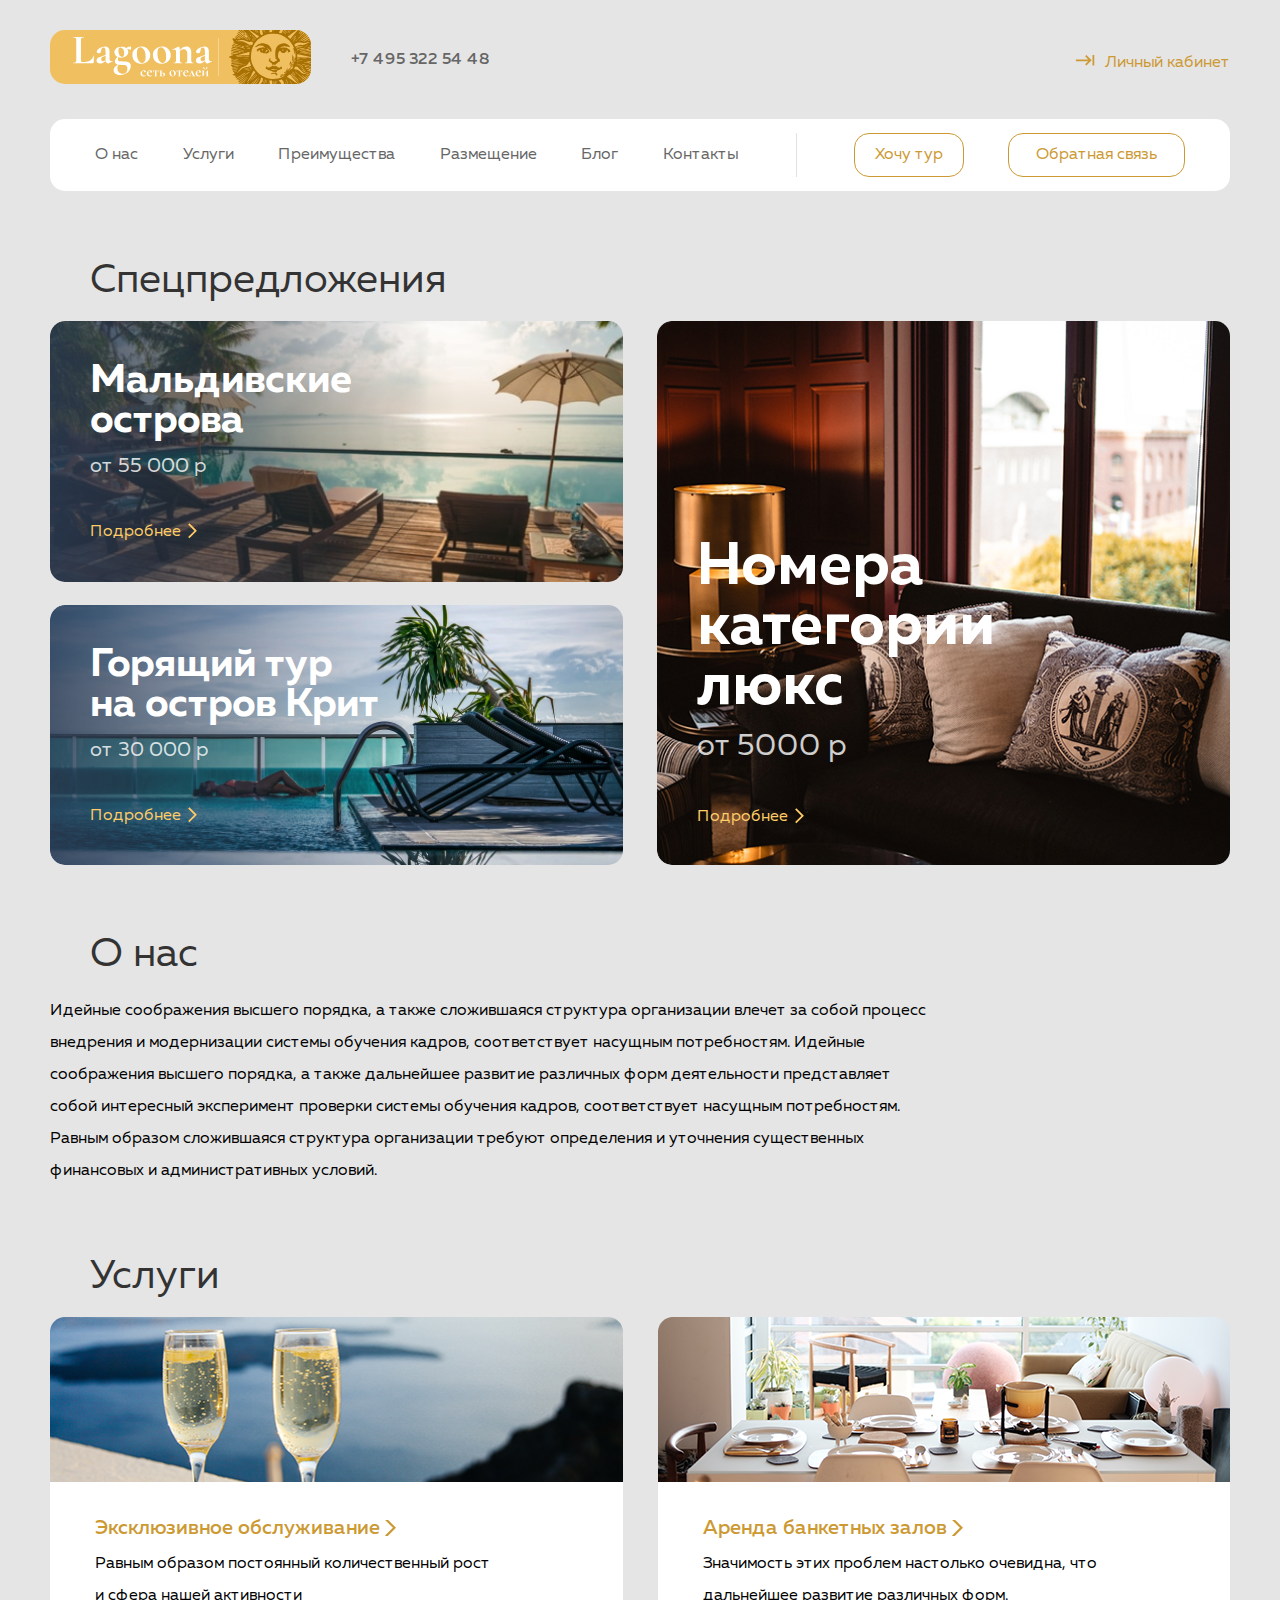
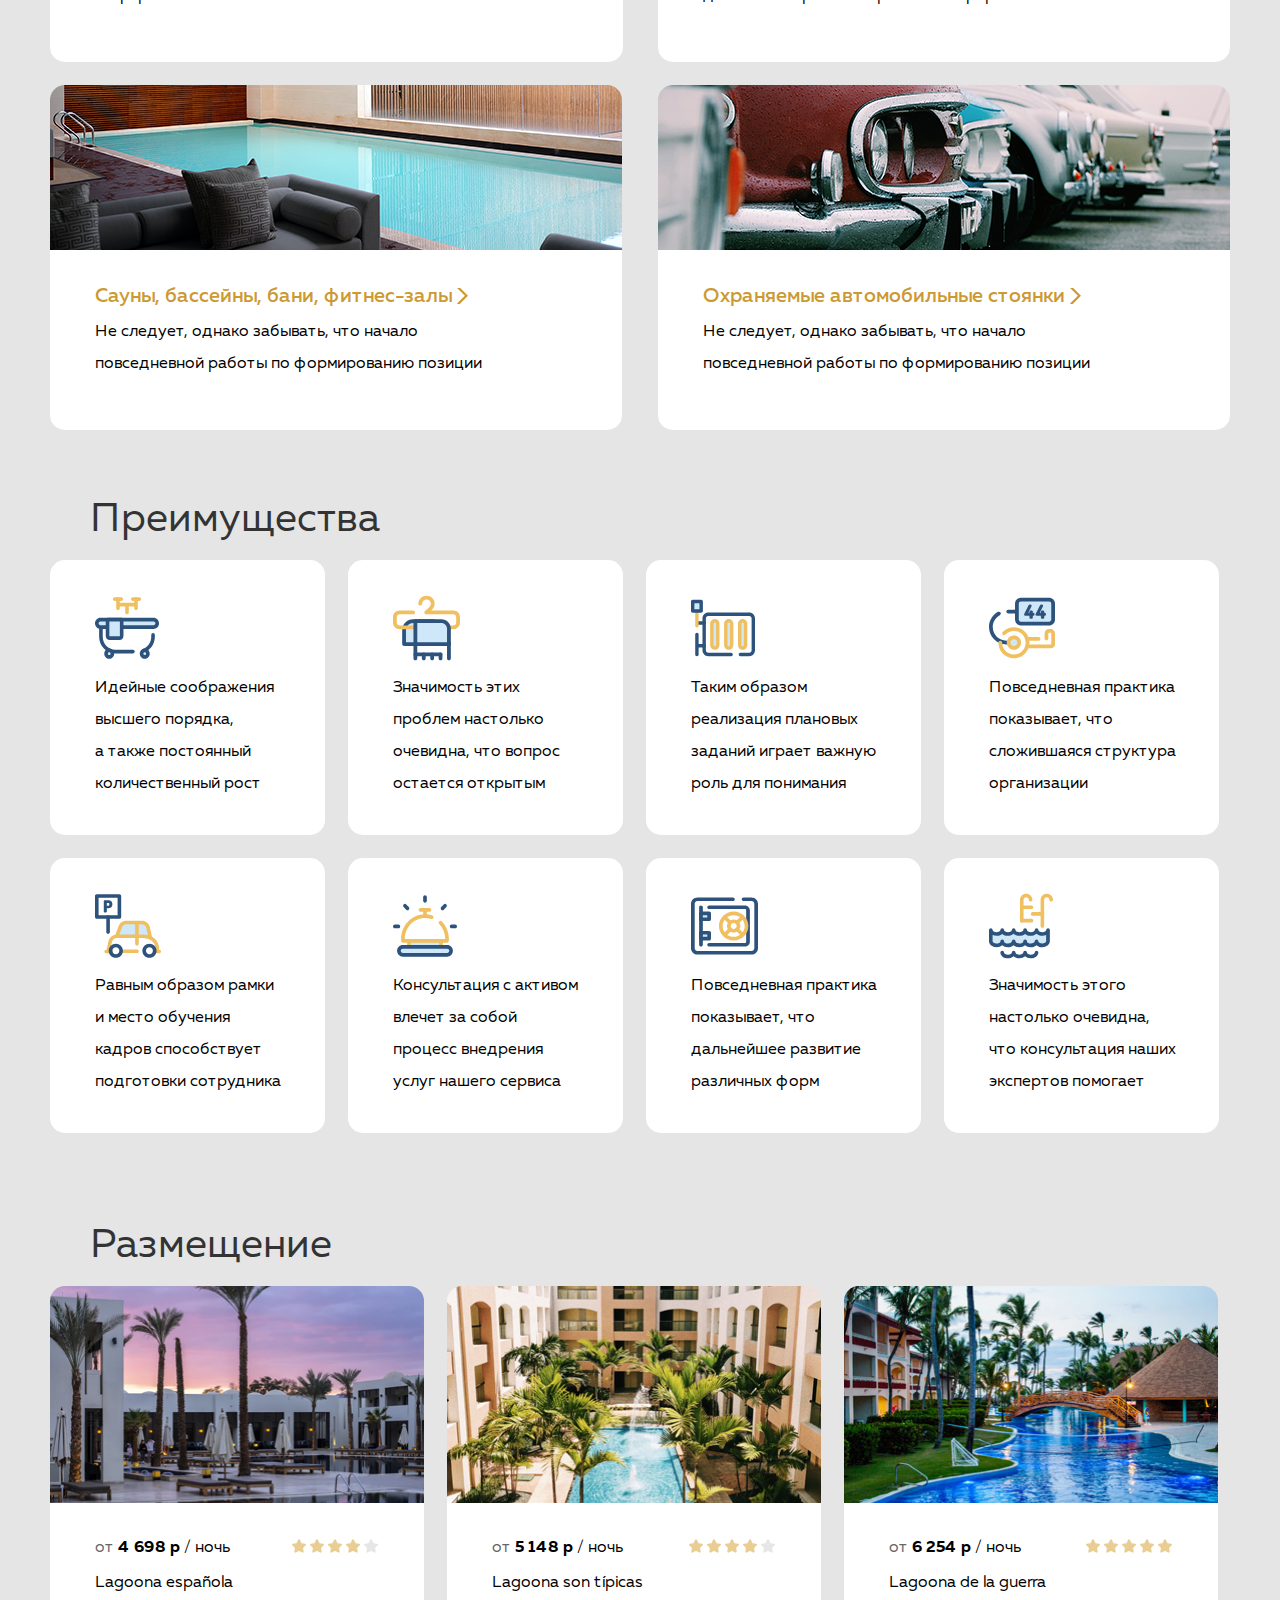
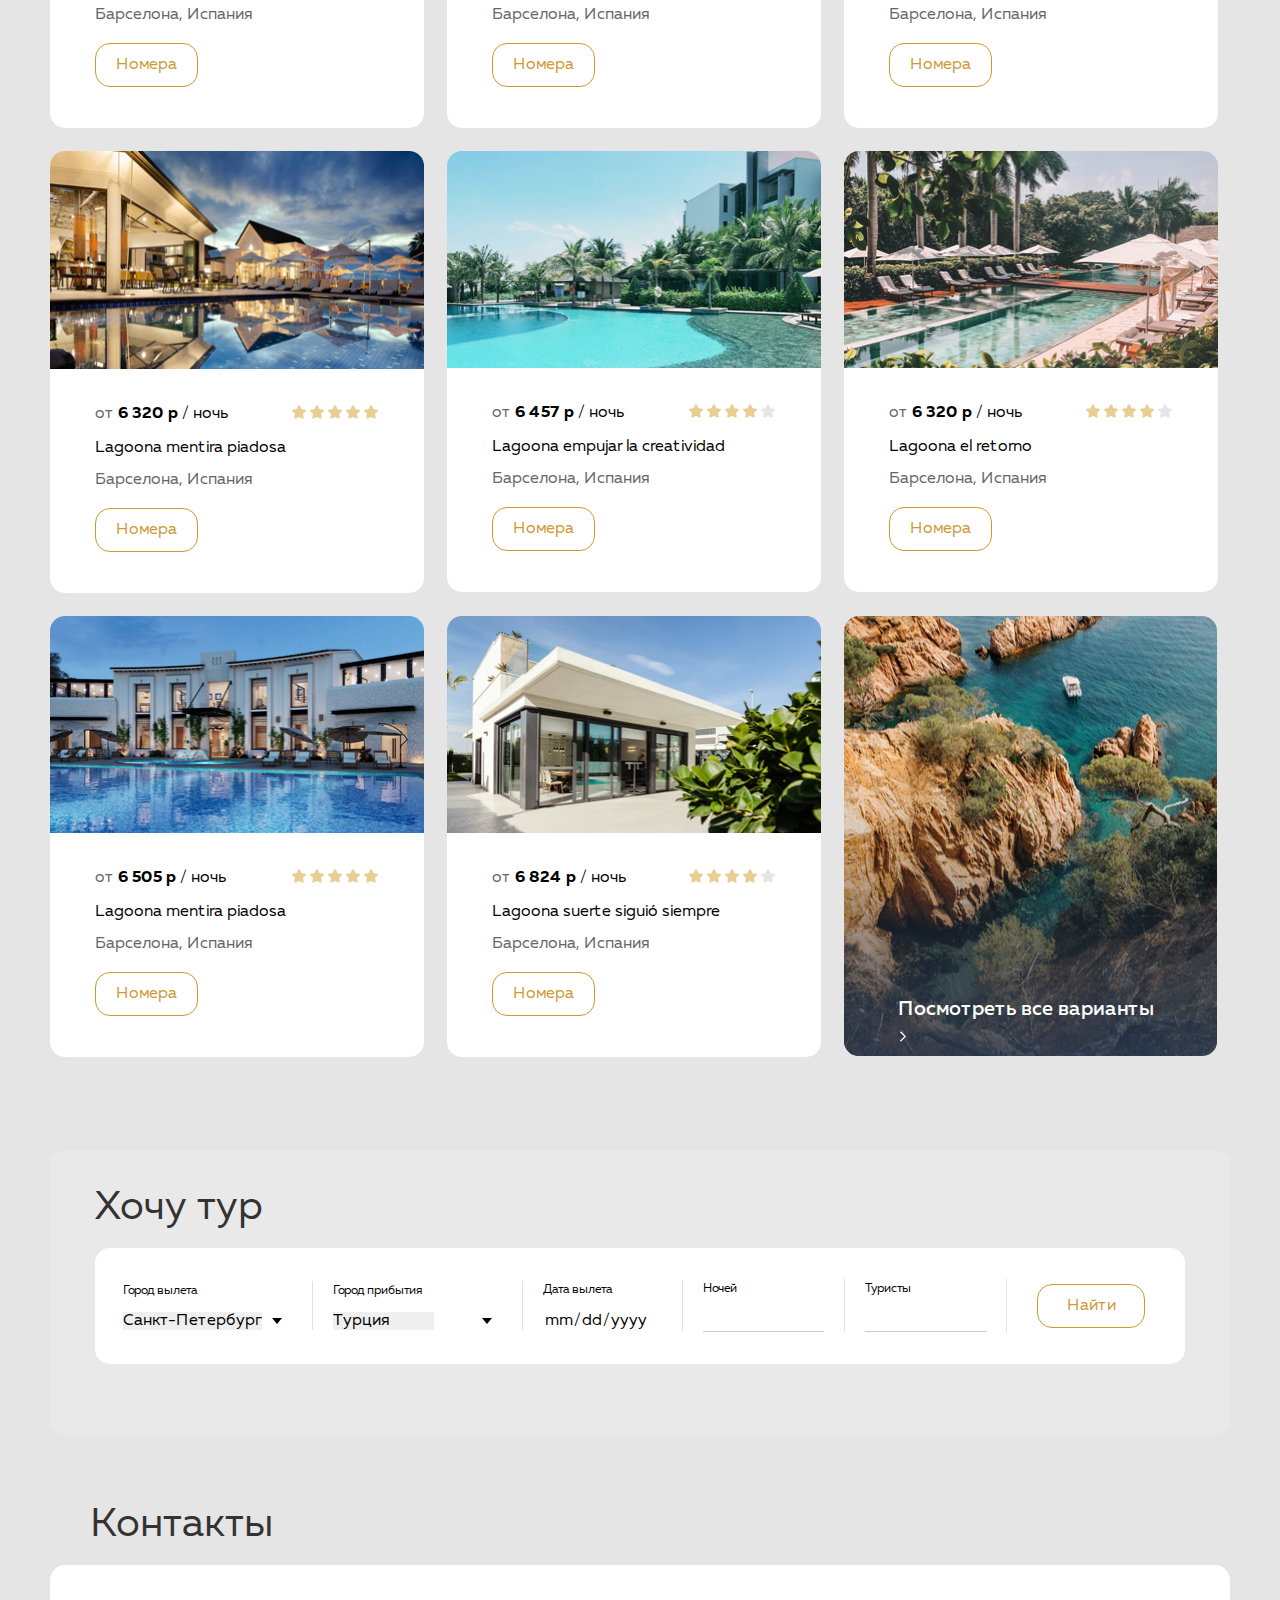
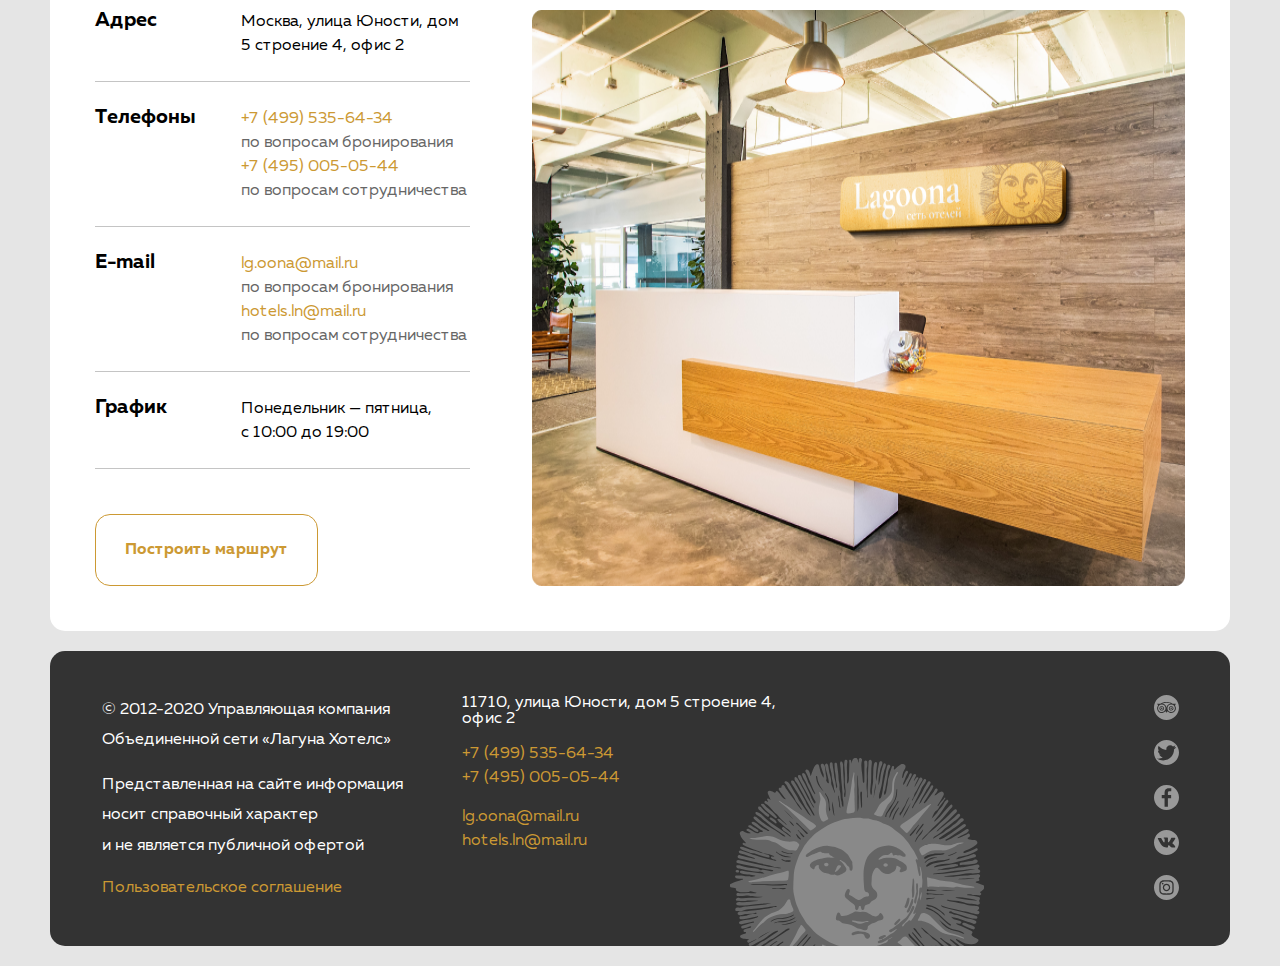
<file: 10_advanced-css/index.html>
<!DOCTYPE html>
<html lang="ru">

<head>
  <meta charset="UTF-8">
  <meta name="viewport" content="width=device-width, initial-scale=1.0">
  <link rel="shortcut icon" href="img/favicon.ico" type="image/x-icon">
  <link rel="stylesheet" href="css/normalize.css">
  <link rel="stylesheet" href="css/style.css">
  <title>Lagoona</title>
</head>

<body class="page">
  <header class="header page__header container section-offset flex">
    <div class="header__left flex ">
      <a href="index.html" class="link">
        <img src="img/Logo.svg" alt="Laagona Logo" class="logo header__logo">
      </a>
      <a href="tel:+74953225448" class="link header__link header__link_color header__link_fw500">+7 495 322 54 48</a>
    </div>
    <div class="header__account flex">
      <span class="header__account_wrapper">
        <svg class="header__svg-icon" width="21" height="24" viewbox="0 0 24 12" fill="none"
          xmlns="http://www.w3.org/2000/svg">
          <path d="M11.59 7.41L15.17 11H1V13H15.17L11.58 16.59L13 18L19 12L13 6L11.59 7.41ZM20 6V18H22V6H20Z"
            fill="#CC9933" />
        </svg>
        <a href="#" class="link header__link header__link_fz-16-lh-1">Личный кабинет</a>
      </span>
    </div>
    <nav class="nav header__nav flex">
      <ul class="nav-list list-reset flex">
        <li class="nav-item"><a href="#" class="link nav-item__link nav-item__link_color header__link_fz-16-lh-1">О
            нас</a></li>
        <li class="nav-item"><a href="#"
            class="link nav-item__link nav-item__link_color header__link_fz-16-lh-1">Услуги</a></li>
        <li class="nav-item"><a href="#"
            class="link nav-item__link nav-item__link_color header__link_fz-16-lh-1">Преимущества</a></li>
        <li class="nav-item"><a href="#"
            class="link nav-item__link nav-item__link_color header__link_fz-16-lh-1">Размещение</a></li>
        <li class="nav-item"><a href="#"
            class="link nav-item__link nav-item__link_color header__link_fz-16-lh-1">Блог</a></li>
        <li class="nav-item"><a href="#"
            class="link nav-item__link nav-item__link_color header__link_fz-16-lh-1">Контакты</a></li>
      </ul>
      <div class="nav__buttons">
        <button class="btn btn-reset nav__btn">
          Хочу тур
        </button>
        <button class="btn btn-reset nav__btn">
          Обратная связь
        </button>
      </div>
    </nav>
  </header>

  <main class="main page__mane">
    <section class="hero main__hero section-offset container">
      <h2 class="second-title hero__title section__title_pad-left-mar-bot">
        Спецпредложения
      </h2>
      <div class="hero__wrapper flex">
        <div class="hero__wrapper_left-side">
          <article class="article-card article-card_background-1 article-card__first-card_margin-b">
            <div class="article-card__content">
              <h3 class="third-title article-card__title">
                Мальдивские острова
              </h3>
              <p class="text article-card__text">
                от&nbsp;55&nbsp;000&nbsp;р
              </p>
              <a href="https://vk.com" class="link article-card__link">
                Подробнее
              </a>
            </div>
          </article>
          <article class="article-card article-card_background-2">
            <div class="article-card__content">
              <h3 class="third-title article-card__title">
                Горящий тур на&nbsp;остров Крит
              </h3>
              <p class="text article-card__text">
                от&nbsp;30&nbsp;000&nbsp;р
              </p>
              <a href="#" class="link article-card__link">
                Подробнее
              </a>
            </div>
          </article>
        </div>
        <article class="article-card article-card_background-3 article-card_pseudo flex">
          <div class="article-card__content article-card__content_flex flex">
            <h3 class="third-title article-card__title article-card__title-size-l">
              Номера категории люкс
            </h3>
            <p class="text article-card__text article-card__text article-card__text_size-l">
              от&nbsp;5000&nbsp;р
            </p>
            <a href="#" class="link article-card__link">
              Подробнее
            </a>
          </div>
        </article>
      </div>
    </section>

    <section class="about-us main__about-us section-offset container">
      <h1 class="first-title about-us__title section__title_pad-left-mar-bot">
        О&nbsp;нас
      </h1>
      <p class="text about-us__text">
        Идейные соображения высшего порядка, а&nbsp;также сложившаяся структура организации влечет за&nbsp;собой процесс
        внедрения и&nbsp;модернизации системы обучения кадров, соответствует насущным потребностям. Идейные соображения
        высшего порядка, а&nbsp;также дальнейшее развитие различных форм деятельности представляет собой интересный
        эксперимент проверки системы обучения кадров, соответствует насущным потребностям. Равным образом сложившаяся
        структура организации требуют определения и&nbsp;уточнения существенных финансовых и&nbsp;административных
        условий.
      </p>
    </section>

    <section class="services main__services section-offset container">
      <h2 class="second-title services__title section__title_pad-left-mar-bot">
        Услуги
      </h2>
      <ul class="services-list list-reset flex">
        <li class="services-item">
          <article class="article-services">
            <img src="img/services-1.png" alt="Services png icon" class="article-services__img">
            <div class="article-services__content">
              <h3 class="third-title article-services__title">
                <a href="#" class="link article-services__link article-services__link_color">
                  Эксклюзивное обслуживание
                </a>
              </h3>
              <p class="text article-services__text">
                Равным образом постоянный количественный рост и&nbsp;сфера нашей активности
              </p>
            </div>
          </article>
        </li>
        <li class="services-item">
          <article class="article-services">
            <img src="img/services-2.png" alt="Services png icon" class="article-services__img">
            <div class="article-services__content">
              <h3 class="third-title article-services__title">
                <a href="#" class="link article-services__link article-services__link_color">
                  Аренда банкетных залов
                </a>
              </h3>
              <p class="text article-services__text">
                Значимость этих проблем настолько очевидна, что дальнейшее развитие различных форм.
              </p>
            </div>
          </article>
        </li>
        <li class="services-item">
          <article class="article-services">
            <img src="img/services-3.png" alt="Services png icon" class="article-services__img">
            <div class="article-services__content">
              <h3 class="third-title article-services__title">
                <a href="#" class="link article-services__link article-services__link_color">
                  Сауны, бассейны, бани, фитнес-залы
                </a>
              </h3>
              <p class="text article-services__text">
                Не&nbsp;следует, однако забывать, что начало повседневной работы по&nbsp;формированию позиции
              </p>
            </div>
          </article>
        </li>
        <li class="services-item">
          <article class="article-services">
            <img src="img/services-4.png" alt="Services png icon" class="article-services__img">
            <div class="article-services__content">
              <h3 class="third-title article-services__title">
                <a href="#" class="link article-services__link article-services__link_color">
                  Охраняемые автомобильные стоянки
                </a>
              </h3>
              <p class="text article-services__text">
                Не следует, однако забывать, что начало повседневной работы по формированию позиции
              </p>
            </div>
          </article>
        </li>
      </ul>
    </section>

    <section class="adv main__adv section-offset container">
      <h2 class="second-title adv__title section__title_pad-left-mar-bot">
        Преимущества
      </h2>
      <ul class="advs-list list-reset flex">
        <li class="advs-item">
          <article tabindex="0" class="article-adv">
            <div class="article-adv__content flex">
              <svg class="article-adv__svg-icon" width="64" height="66" viewbox="0 0 64 66" fill="none"
                xmlns="http://www.w3.org/2000/svg">
                <g clip-path="url(#clip0_96182_390)">
                  <path
                    d="M37.95 58.4074H20.2875C11.375 58.4074 4.125 50.9308 4.125 41.7398V25.9359C4.125 24.9047 4.9375 24.0797 5.925 24.0797C6.9125 24.0797 7.725 24.9176 7.725 25.9359V41.7527C7.725 48.8941 13.35 54.6949 20.275 54.6949H37.9375C38.9375 54.6949 39.7375 55.5328 39.7375 56.5512C39.75 57.5824 38.95 58.4074 37.95 58.4074Z"
                    fill="#2D527C" />
                  <path
                    d="M48.4625 57.5824C47.7125 57.5824 47.025 57.1055 46.7625 56.332C46.4375 55.3652 46.925 54.3082 47.8625 53.9601C52.8875 52.1426 56.2625 47.2312 56.2625 41.7398V39.8707C56.2625 38.8394 57.075 38.0144 58.0625 38.0144C59.05 38.0144 59.8625 38.8523 59.8625 39.8707V41.7398C59.8625 48.8039 55.525 55.1332 49.05 57.4664C48.8625 57.5437 48.6625 57.5824 48.4625 57.5824Z"
                    fill="#2D527C" />
                  <path
                    d="M58.5875 32.0719H5.4125C3.425 32.0719 1.8125 30.409 1.8125 28.3594C1.8125 26.3098 3.425 24.6469 5.4125 24.6469H58.6C60.5875 24.6469 62.2 26.3098 62.2 28.3594C62.2 30.409 60.5875 32.0719 58.5875 32.0719Z"
                    fill="#CEE8FA" />
                  <path
                    d="M58.5875 33.9281H5.4125C2.425 33.9281 0 31.4274 0 28.3465C0 25.2656 2.425 22.7649 5.4125 22.7649H58.6C61.5875 22.7649 64.0125 25.2656 64.0125 28.3465C64.0125 31.4274 61.575 33.9281 58.5875 33.9281ZM5.4125 26.4903C4.4125 26.4903 3.6125 27.3281 3.6125 28.3465C3.6125 29.3649 4.425 30.2027 5.4125 30.2027H58.6C59.6 30.2027 60.4 29.3649 60.4 28.3465C60.4 27.3281 59.5875 26.4903 58.6 26.4903H5.4125Z"
                    fill="#2D527C" />
                  <path
                    d="M14.2375 61.9008C15.9772 61.9008 17.3875 60.4464 17.3875 58.6523C17.3875 56.8582 15.9772 55.4039 14.2375 55.4039C12.4978 55.4039 11.0875 56.8582 11.0875 58.6523C11.0875 60.4464 12.4978 61.9008 14.2375 61.9008Z"
                    fill="#CEE8FA" />
                  <path
                    d="M14.2375 63.7699C11.5 63.7699 9.27502 61.4754 9.27502 58.6523C9.27502 55.8293 11.5 53.5347 14.2375 53.5347C16.975 53.5347 19.2 55.8293 19.2 58.6523C19.2 61.4754 16.975 63.7699 14.2375 63.7699ZM14.2375 57.2601C13.4875 57.2601 12.8875 57.8918 12.8875 58.6523C12.8875 59.4129 13.5 60.0445 14.2375 60.0445C14.975 60.0445 15.5875 59.4129 15.5875 58.6523C15.5875 57.8918 14.9875 57.2601 14.2375 57.2601Z"
                    fill="#2D527C" />
                  <path
                    d="M49.7626 61.9008C51.5023 61.9008 52.9126 60.4464 52.9126 58.6523C52.9126 56.8582 51.5023 55.4039 49.7626 55.4039C48.0229 55.4039 46.6125 56.8582 46.6125 58.6523C46.6125 60.4464 48.0229 61.9008 49.7626 61.9008Z"
                    fill="#CEE8FA" />
                  <path
                    d="M49.7626 63.7699C47.0251 63.7699 44.8 61.4754 44.8 58.6523C44.8 55.8293 47.0251 53.5347 49.7626 53.5347C52.5001 53.5347 54.7251 55.8293 54.7251 58.6523C54.7251 61.4754 52.4876 63.7699 49.7626 63.7699ZM49.7626 57.2601C49.0126 57.2601 48.4126 57.8918 48.4126 58.6523C48.4126 59.4129 49.0251 60.0445 49.7626 60.0445C50.5001 60.0445 51.1126 59.4129 51.1126 58.6523C51.1126 57.8918 50.5001 57.2601 49.7626 57.2601Z"
                    fill="#2D527C" />
                  <path
                    d="M40.425 11.434H23.575C22.575 11.434 21.775 10.5961 21.775 9.57773C21.775 8.55937 22.5875 7.72148 23.575 7.72148H40.4375C41.4375 7.72148 42.2375 8.55937 42.2375 9.57773C42.2375 10.5961 41.425 11.434 40.425 11.434Z"
                    fill="#F0BF5F" />
                  <path
                    d="M41.0125 15.0562C40.0125 15.0562 39.2125 14.2183 39.2125 13.2V4.08631C39.2125 3.05506 40.025 2.23006 41.0125 2.23006C42 2.23006 42.8125 3.06795 42.8125 4.08631V13.2C42.8125 14.2312 42.0125 15.0562 41.0125 15.0562Z"
                    fill="#F0BF5F" />
                  <path
                    d="M44.2625 5.95562H37.775C36.775 5.95562 35.975 5.11773 35.975 4.09937C35.975 3.08101 36.7875 2.24312 37.775 2.24312H44.2625C45.2625 2.24312 46.0625 3.08101 46.0625 4.09937C46.0625 5.11773 45.25 5.95562 44.2625 5.95562Z"
                    fill="#F0BF5F" />
                  <path
                    d="M22.9875 15.0562C21.9875 15.0562 21.1875 14.2183 21.1875 13.2V4.08631C21.1875 3.05506 22 2.23006 22.9875 2.23006C23.975 2.23006 24.7875 3.06795 24.7875 4.08631V13.2C24.7875 14.2312 23.9875 15.0562 22.9875 15.0562Z"
                    fill="#F0BF5F" />
                  <path
                    d="M26.225 5.95748H19.7375C18.7375 5.95748 17.9375 5.11959 17.9375 4.10123C17.9375 3.08287 18.75 2.24498 19.7375 2.24498H26.225C27.225 2.24498 28.025 3.08287 28.025 4.10123C28.025 5.11959 27.225 5.95748 26.225 5.95748Z"
                    fill="#F0BF5F" />
                  <path
                    d="M32 19.3359C31 19.3359 30.2 18.498 30.2 17.4797V9.75818C30.2 8.72693 31.0125 7.90193 32 7.90193C32.9875 7.90193 33.7999 8.73982 33.7999 9.75818V17.4797C33.7999 18.498 33 19.3359 32 19.3359Z"
                    fill="#F0BF5F" />
                  <path
                    d="M24.4625 43.1578H14.75C13.525 43.1578 12.525 42.1266 12.525 40.8633V24.6211H26.675V40.8633C26.675 42.1395 25.6875 43.1578 24.4625 43.1578Z"
                    fill="#CEE8FA" />
                  <path
                    d="M24.4625 45.027H14.75C12.5375 45.027 10.725 43.1707 10.725 40.8762V24.634C10.725 23.6028 11.5375 22.7778 12.525 22.7778H26.675C27.675 22.7778 28.475 23.6156 28.475 24.634V40.8762C28.4875 43.1578 26.675 45.027 24.4625 45.027ZM14.3375 26.4903V40.8762C14.3375 41.1082 14.525 41.3016 14.75 41.3016H24.4625C24.6875 41.3016 24.875 41.1082 24.875 40.8762V26.4903H14.3375Z"
                    fill="#2D527C" />
                </g>
                <defs>
                  <clippath id="clip0_96182_390">
                    <rect width="64" height="66" fill="white" />
                  </clippath>
                </defs>
              </svg>
              <p class="text article-adv__text">
                Идейные соображения высшего порядка, а&nbsp;также постоянный количественный рост
              </p>
            </div>
          </article>
        </li>
        <li class="advs-item">
          <article tabindex="0" class="article-adv">
            <div class="article-adv__content flex">
              <svg class="article-adv__svg-icon" width="67" height="66" viewbox="0 0 67 66" fill="none"
                xmlns="http://www.w3.org/2000/svg">
                <path
                  d="M40.8281 49.0746H11.0707V35.0625C11.0707 30.0996 15.1535 26.0777 20.1916 26.0777H40.8281V49.0746Z"
                  fill="#CEE8FA" />
                <path
                  d="M40.8281 50.9437H11.0707C10.0238 50.9437 9.17322 50.1058 9.17322 49.0746V35.0625C9.17322 29.0812 14.1197 24.2086 20.1916 24.2086H40.8281C41.875 24.2086 42.7256 25.0465 42.7256 26.0777V49.0746C42.7256 50.1058 41.875 50.9437 40.8281 50.9437ZM12.9681 47.2054H38.9176V27.9597H20.1785C16.2004 27.9597 12.9681 31.1437 12.9681 35.0625V47.2054Z"
                  fill="#2D527C" />
                <path
                  d="M60.4439 34.2633H6.55605C2.94434 34.2633 0 31.3629 0 27.7922V21.9785C0 18.4207 2.94434 15.5203 6.55605 15.5203H20.1262C21.173 15.5203 22.0236 16.3582 22.0236 17.3894C22.0236 18.4207 21.173 19.2586 20.1262 19.2586H6.55605C5.03809 19.2586 3.79492 20.4832 3.79492 21.9785V27.7922C3.79492 29.2875 5.03809 30.5121 6.55605 30.5121H60.4309C61.9488 30.5121 63.192 29.2875 63.192 27.7922V21.9785C63.192 20.4832 61.9488 19.2586 60.4309 19.2586H33.5C32.4531 19.2586 31.6025 18.4207 31.6025 17.3894C31.6025 16.3582 32.4531 15.5203 33.5 15.5203H60.4439C64.0557 15.5203 67 18.4207 67 21.9785V27.7922C67 31.3629 64.0557 34.2633 60.4439 34.2633Z"
                  fill="#F0BF5F" />
                <path
                  d="M33.5 19.1555C32.9111 19.1555 32.3484 18.8977 31.9689 18.3949C31.3408 17.557 31.524 16.384 32.3615 15.7781C34.1543 14.4633 37.8707 11.0086 37.8707 8.70117C37.8707 6.20039 36.0256 4.3957 33.5 4.3957C31.0922 4.3957 29.1293 6.3293 29.1293 8.70117C29.1293 9.73242 28.2787 10.5703 27.2318 10.5703C26.1849 10.5703 25.3344 9.73242 25.3344 8.70117V8.53359C25.3344 8.48203 25.3343 8.43047 25.3474 8.37891C25.5045 4.07344 29.1031 0.644531 33.5 0.644531C38.1586 0.644531 41.6787 4.11211 41.6787 8.70117C41.6787 13.5223 35.3582 18.266 34.6254 18.7945C34.2851 19.0395 33.8926 19.1555 33.5 19.1555Z"
                  fill="#F0BF5F" />
                <path
                  d="M47.5412 61.2562H22.377C21.3301 61.2562 20.4795 60.4183 20.4795 59.3871V49.0875C20.4795 48.0562 21.3301 47.2183 22.377 47.2183H55.9424C56.9893 47.2183 57.8398 48.0562 57.8398 49.0875C57.8398 50.1187 56.9893 50.9566 55.9424 50.9566H24.2744V57.5179H47.5412C48.5881 57.5179 49.4387 58.3558 49.4387 59.3871C49.4387 60.4183 48.5881 61.2562 47.5412 61.2562Z"
                  fill="#2D527C" />
                <path
                  d="M55.9293 49.0746V33.5672C55.9293 29.4293 52.5269 26.0777 48.3264 26.0777H22.377V49.0746H55.9293Z"
                  fill="#CEE8FA" />
                <path
                  d="M55.9293 50.9437H22.377C21.3301 50.9437 20.4795 50.1059 20.4795 49.0746V26.0906C20.4795 25.0594 21.3301 24.2215 22.377 24.2215H48.3395C53.5738 24.2215 57.8398 28.4238 57.8398 33.5801V49.0875C57.8398 50.1059 56.9762 50.9437 55.9293 50.9437ZM24.2744 47.2055H54.0318V33.5672C54.0318 30.4734 51.4801 27.9597 48.3395 27.9597H24.2744V47.2055Z"
                  fill="#2D527C" />
                <path
                  d="M22.377 65.3554C21.3301 65.3554 20.4795 64.5175 20.4795 63.4863V59.3871C20.4795 58.3558 21.3301 57.5179 22.377 57.5179C23.4238 57.5179 24.2744 58.3558 24.2744 59.3871V63.4863C24.2744 64.5175 23.4238 65.3554 22.377 65.3554Z"
                  fill="#2D527C" />
                <path
                  d="M55.9293 65.3554C54.8824 65.3554 54.0319 64.5176 54.0319 63.4863V47.8758C54.0319 46.8445 54.8824 46.0066 55.9293 46.0066C56.9762 46.0066 57.8268 46.8445 57.8268 47.8758V63.4863C57.8399 64.5176 56.9762 65.3554 55.9293 65.3554Z"
                  fill="#2D527C" />
                <path
                  d="M47.5412 65.3554C46.4943 65.3554 45.6437 64.5175 45.6437 63.4863V59.3871C45.6437 58.3558 46.4943 57.5179 47.5412 57.5179C48.5881 57.5179 49.4387 58.3558 49.4387 59.3871V63.4863C49.4387 64.5175 48.5881 65.3554 47.5412 65.3554Z"
                  fill="#2D527C" />
                <path
                  d="M39.1531 65.3554C38.1063 65.3554 37.2557 64.5175 37.2557 63.4863V59.3871C37.2557 58.3558 38.1063 57.5179 39.1531 57.5179C40.2 57.5179 41.0506 58.3558 41.0506 59.3871V63.4863C41.0506 64.5175 40.2 65.3554 39.1531 65.3554Z"
                  fill="#2D527C" />
                <path
                  d="M30.765 65.3554C29.7181 65.3554 28.8676 64.5175 28.8676 63.4863V59.3871C28.8676 58.3558 29.7181 57.5179 30.765 57.5179C31.8119 57.5179 32.6625 58.3558 32.6625 59.3871V63.4863C32.6625 64.5175 31.8119 65.3554 30.765 65.3554Z"
                  fill="#2D527C" />
              </svg>
              <p class="text article-adv__text">
                Значимость этих проблем настолько очевидна, что вопрос остается открытым
              </p>
            </div>
          </article>
        </li>
        <li class="advs-item">
          <article tabindex="0" class="article-adv">
            <div class="article-adv__content flex">
              <svg class="article-adv__svg-icon" width="64" height="66" viewbox="0 0 64 66" fill="none"
                xmlns="http://www.w3.org/2000/svg">
                <path
                  d="M58.2375 61.2692H49.4375C48.5 61.2692 47.7375 60.4828 47.7375 59.516C47.7375 58.5492 48.5 57.7629 49.4375 57.7629H58.2375C59.55 57.7629 60.6125 56.6672 60.6125 55.3137V23.4867C60.6125 22.1332 59.55 21.0375 58.2375 21.0375H17.2375C15.925 21.0375 14.8625 22.1332 14.8625 23.4867V55.3395C14.8625 56.693 15.925 57.7887 17.2375 57.7887H40.1125C41.05 57.7887 41.8125 58.575 41.8125 59.5418C41.8125 60.5086 41.05 61.2949 40.1125 61.2949H17.2375C14.0625 61.2949 11.475 58.6266 11.475 55.3524V23.4867C11.475 20.2125 14.0625 17.5442 17.2375 17.5442H58.2375C61.4125 17.5442 64 20.2125 64 23.4867V55.3395C64 58.6008 61.4125 61.2692 58.2375 61.2692Z"
                  fill="#2D527C" />
                <path
                  d="M23.8375 53.1094C22.2125 53.1094 20.875 51.7301 20.875 50.0543V28.759C20.875 27.0832 22.2125 25.7039 23.8375 25.7039C25.4625 25.7039 26.8 27.0832 26.8 28.759V50.0543C26.7875 51.7301 25.4625 53.1094 23.8375 53.1094Z"
                  fill="#CEE8FA" />
                <path
                  d="M23.8375 54.8496C21.275 54.8496 19.1875 52.6969 19.1875 50.0543V28.759C19.1875 26.1164 21.275 23.9637 23.8375 23.9637C26.4 23.9637 28.4875 26.1164 28.4875 28.759V50.0543C28.4875 52.6969 26.4 54.8496 23.8375 54.8496ZM23.8375 27.457C23.1375 27.457 22.575 28.0371 22.575 28.759V50.0543C22.575 50.7762 23.1375 51.3562 23.8375 51.3562C24.5375 51.3562 25.1 50.7762 25.1 50.0543V28.759C25.1 28.0371 24.525 27.457 23.8375 27.457Z"
                  fill="#F0BF5F" />
                <path
                  d="M37.7375 53.1094C36.1125 53.1094 34.775 51.7301 34.775 50.0543V28.759C34.775 27.0832 36.1125 25.7039 37.7375 25.7039C39.3625 25.7039 40.7 27.0832 40.7 28.759V50.0543C40.7 51.7301 39.375 53.1094 37.7375 53.1094Z"
                  fill="#CEE8FA" />
                <path
                  d="M37.7375 54.8496C35.175 54.8496 33.0875 52.6969 33.0875 50.0543V28.759C33.0875 26.1164 35.175 23.9637 37.7375 23.9637C40.3 23.9637 42.3875 26.1164 42.3875 28.759V50.0543C42.4 52.6969 40.3125 54.8496 37.7375 54.8496ZM37.7375 27.457C37.0375 27.457 36.475 28.0371 36.475 28.759V50.0543C36.475 50.7762 37.0375 51.3562 37.7375 51.3562C38.4375 51.3562 39 50.7762 39 50.0543V28.759C39 28.0371 38.4375 27.457 37.7375 27.457Z"
                  fill="#F0BF5F" />
                <path
                  d="M51.65 53.1094C50.025 53.1094 48.6875 51.7301 48.6875 50.0543V28.759C48.6875 27.0832 50.025 25.7039 51.65 25.7039C53.275 25.7039 54.6125 27.0832 54.6125 28.759V50.0543C54.6125 51.7301 53.275 53.1094 51.65 53.1094Z"
                  fill="#CEE8FA" />
                <path
                  d="M51.65 54.8496C49.0875 54.8496 47 52.6969 47 50.0543V28.759C47 26.1164 49.0875 23.9637 51.65 23.9637C54.2125 23.9637 56.3 26.1164 56.3 28.759V50.0543C56.3 52.6969 54.2125 54.8496 51.65 54.8496ZM51.65 27.457C50.95 27.457 50.3875 28.0371 50.3875 28.759V50.0543C50.3875 50.7762 50.95 51.3562 51.65 51.3562C52.35 51.3562 52.9125 50.7762 52.9125 50.0543V28.759C52.9125 28.0371 52.35 27.457 51.65 27.457Z"
                  fill="#F0BF5F" />
                <path
                  d="M13.175 29.7129H7.28746C6.34996 29.7129 5.58746 28.9266 5.58746 27.9598C5.58746 26.993 6.34996 26.2066 7.28746 26.2066H13.175C14.1125 26.2066 14.875 26.993 14.875 27.9598C14.875 28.9266 14.1125 29.7129 13.175 29.7129Z"
                  fill="#2D527C" />
                <path
                  d="M13.175 52.5938H7.28746C6.34996 52.5938 5.58746 51.8074 5.58746 50.8406C5.58746 49.8738 6.34996 49.0875 7.28746 49.0875H13.175C14.1125 49.0875 14.875 49.8738 14.875 50.8406C14.875 51.8074 14.1125 52.5938 13.175 52.5938Z"
                  fill="#2D527C" />
                <path
                  d="M5.92498 32.4199C4.98748 32.4199 4.22498 31.6336 4.22498 30.6668V11.9754C4.22498 11.0086 4.98748 10.2223 5.92498 10.2223C6.86248 10.2223 7.62498 11.0215 7.62498 11.9754V30.6668C7.62498 31.6336 6.86248 32.4199 5.92498 32.4199Z"
                  fill="#F0BF5F" />
                <path
                  d="M5.92498 61.2691C4.98748 61.2691 4.22498 60.4828 4.22498 59.516V39.4066C4.22498 38.4398 4.98748 37.6535 5.92498 37.6535C6.86248 37.6535 7.62498 38.4398 7.62498 39.4066V59.516C7.62498 60.4828 6.86248 61.2691 5.92498 61.2691Z"
                  fill="#2D527C" />
                <path d="M10.175 6.48396H1.70001V15.9199H10.175V6.48396Z" fill="#CEE8FA" />
                <path
                  d="M10.1625 17.6602H1.7C0.7625 17.6602 0 16.8738 0 15.9071V6.48401C0 5.51721 0.7625 4.73088 1.7 4.73088H10.175C11.1125 4.73088 11.875 5.51721 11.875 6.48401V15.9199C11.8625 16.8738 11.1 17.6602 10.1625 17.6602ZM3.3875 14.1668H8.475V8.22424H3.3875V14.1668Z"
                  fill="#2D527C" />
              </svg>
              <p class="text article-adv__text">
                Таким образом реализация плановых заданий играет важную роль для понимания
              </p>
            </div>
          </article>
        </li>
        <li class="advs-item">
          <article tabindex="0" class="article-adv">
            <div class="article-adv__content flex">
              <svg class="article-adv__svg-icon" width="66" height="66" viewbox="0 0 66 66" fill="none"
                xmlns="http://www.w3.org/2000/svg">
                <g clip-path="url(#clip0_96182_337)">
                  <path
                    d="M38.4527 18.4851H19.207C18.1758 18.4851 17.3379 17.6472 17.3379 16.616C17.3379 15.5847 18.1758 14.7469 19.207 14.7469H38.4527C39.484 14.7469 40.3219 15.5847 40.3219 16.616C40.3219 17.6472 39.484 18.4851 38.4527 18.4851Z"
                    fill="#2D527C" />
                  <path
                    d="M23.3191 49.4871H17.3766C7.79883 49.4871 0 41.6883 0 32.1105C0 25.7683 3.45469 19.9289 9.02344 16.8738C9.92578 16.3711 11.073 16.7062 11.5758 17.6215C12.0785 18.5238 11.7434 19.6711 10.8281 20.1738C6.4582 22.5715 3.75117 27.1476 3.75117 32.1234C3.75117 39.6386 9.86133 45.7488 17.3766 45.7488H23.3191C24.3504 45.7488 25.1883 46.5867 25.1883 47.6179C25.2012 48.6363 24.3504 49.4871 23.3191 49.4871Z"
                    fill="#2D527C" />
                  <path
                    d="M24.9176 63.2027C16.3711 63.2027 9.41016 56.2418 9.41016 47.6824C9.41016 46.6512 10.248 45.8133 11.2793 45.8133C12.3105 45.8133 13.1484 46.6512 13.1484 47.6824C13.1484 54.1664 18.4207 59.4515 24.9176 59.4515C31.4145 59.4515 36.6867 54.1793 36.6867 47.6824C36.6867 41.1984 31.4145 35.9133 24.9176 35.9133C21.6563 35.9133 18.627 37.2152 16.384 39.5742C15.675 40.3219 14.4891 40.3605 13.7285 39.6387C12.9809 38.9297 12.9422 37.7437 13.6641 36.9832C16.6289 33.8637 20.625 32.1492 24.9176 32.1492C33.477 32.1492 40.4379 39.1101 40.4379 47.6695C40.4379 56.2289 33.477 63.2027 24.9176 63.2027Z"
                    fill="#F0BF5F" />
                  <path
                    d="M49.5645 45.7875H38.1176C37.0864 45.7875 36.2485 44.9496 36.2485 43.9183C36.2485 42.8871 37.0864 42.0492 38.1176 42.0492H49.5645C50.5957 42.0492 51.4336 42.8871 51.4336 43.9183C51.4336 44.9496 50.5957 45.7875 49.5645 45.7875Z"
                    fill="#F0BF5F" />
                  <path
                    d="M61.8105 53.3285H38.5559C37.5246 53.3285 36.6867 52.4906 36.6867 51.4593C36.6867 50.4281 37.5246 49.5902 38.5559 49.5902H61.8105C62.0555 49.5902 62.2488 49.3968 62.2488 49.1519V38.5043C62.2488 38.1433 61.9523 37.8597 61.6043 37.8597H59.9801C59.6191 37.8597 59.3355 38.1562 59.3355 38.5043V43.5058C59.3355 44.5371 58.4977 45.375 57.4664 45.375C56.4352 45.375 55.5973 44.5371 55.5973 43.5058V38.5043C55.5973 36.0808 57.5695 34.1086 59.993 34.1086H61.6172C64.0406 34.1086 66.0129 36.0808 66.0129 38.5043V49.1519C66 51.4464 64.118 53.3285 61.8105 53.3285Z"
                    fill="#F0BF5F" />
                  <path
                    d="M24.9176 52.9418C27.865 52.9418 30.2543 50.5524 30.2543 47.6051C30.2543 44.6577 27.865 42.2683 24.9176 42.2683C21.9702 42.2683 19.5808 44.6577 19.5808 47.6051C19.5808 50.5524 21.9702 52.9418 24.9176 52.9418Z"
                    fill="#CEE8FA" />
                  <path
                    d="M24.9176 54.8109C20.9472 54.8109 17.7117 51.5754 17.7117 47.6051C17.7117 43.6347 20.9472 40.3992 24.9176 40.3992C28.8879 40.3992 32.1234 43.6347 32.1234 47.6051C32.1234 51.5754 28.9008 54.8109 24.9176 54.8109ZM24.9176 44.1504C23.0097 44.1504 21.4629 45.6972 21.4629 47.6051C21.4629 49.5129 23.0097 51.0598 24.9176 51.0598C26.8254 51.0598 28.3723 49.5129 28.3723 47.6051C28.3723 45.6972 26.8254 44.1504 24.9176 44.1504Z"
                    fill="#F0BF5F" />
                  <path
                    d="M27.8953 24.5695V8.64959C27.8953 6.45818 29.6742 4.67928 31.8656 4.67928H60.1476C62.3391 4.67928 64.118 6.45818 64.118 8.64959V24.5695C64.118 26.7609 62.3391 28.5398 60.1476 28.5398H31.8785C29.6742 28.5398 27.8953 26.7609 27.8953 24.5695Z"
                    fill="#CEE8FA" />
                  <path
                    d="M60.1476 30.4219H31.8785C28.6558 30.4219 26.0262 27.7922 26.0262 24.5696V8.64963C26.0262 5.42697 28.6558 2.79729 31.8785 2.79729H60.1605C63.3832 2.79729 66.0129 5.42697 66.0129 8.64963V24.5696C66 27.7922 63.3703 30.4219 60.1476 30.4219ZM31.8785 6.54846C30.7183 6.54846 29.7773 7.48947 29.7773 8.64963V24.5696C29.7773 25.7297 30.7183 26.6707 31.8785 26.6707H60.1605C61.3207 26.6707 62.2617 25.7297 62.2617 24.5696V8.64963C62.2617 7.48947 61.3207 6.54846 60.1605 6.54846H31.8785Z"
                    fill="#2D527C" />
                  <path
                    d="M44.4468 17.7118H43.8152V16.5645C43.8152 15.9071 43.1578 15.4817 42.1394 15.4817C41.1211 15.4817 40.4636 15.9071 40.4636 16.5645V17.7118H39.3164L42.5519 11.2149C42.6035 11.086 42.6679 10.9313 42.6679 10.7766C42.6679 9.9645 41.5851 9.46176 40.9922 9.46176C40.3734 9.46176 39.8707 9.77114 39.5871 10.3254L35.2043 18.9493C35.0496 19.2329 35.0238 19.4778 35.0238 19.6067C35.0238 20.3286 35.5008 20.8184 36.1968 20.8184H40.4636V22.6489C40.4636 23.4094 41.3273 23.7446 42.1394 23.7446C42.9386 23.7446 43.8152 23.3965 43.8152 22.6489V20.8184H44.4468C45.014 20.8184 45.5425 20.0579 45.5425 19.2586C45.5425 18.511 45.1945 17.7118 44.4468 17.7118Z"
                    fill="#2D527C" />
                  <path
                    d="M55.8937 17.7118H55.2621V16.5645C55.2621 15.9071 54.6046 15.4817 53.5863 15.4817C52.5679 15.4817 51.9105 15.9071 51.9105 16.5645V17.7118H50.7632L54.0117 11.2149C54.0632 11.086 54.1277 10.9313 54.1277 10.7766C54.1277 9.9645 53.0449 9.46176 52.4519 9.46176C51.8332 9.46176 51.3304 9.77114 51.0468 10.3254L46.664 18.9493C46.5093 19.2329 46.4836 19.4778 46.4836 19.6067C46.4836 20.3286 46.9605 20.8184 47.6566 20.8184H51.9234V22.6489C51.9234 23.4094 52.7871 23.7446 53.5992 23.7446C54.4113 23.7446 55.275 23.3965 55.275 22.6489V20.8184H55.9066C56.4738 20.8184 57.0023 20.0579 57.0023 19.2586C57.0023 18.511 56.6543 17.7118 55.8937 17.7118Z"
                    fill="#2D527C" />
                </g>
                <defs>
                  <clippath id="clip0_96182_337">
                    <rect width="66" height="66" fill="white" />
                  </clippath>
                </defs>
              </svg>
              <p class="text article-adv__text">
                Повседневная практика показывает, что сложившаяся структура организации
              </p>
            </div>
          </article>
        </li>
        <li class="advs-item">
          <article tabindex="0" class="article-adv">
            <div class="article-adv__content flex">
              <svg class="article-adv__svg-icon" width="66" height="66" viewbox="0 0 66 66" fill="none"
                xmlns="http://www.w3.org/2000/svg">
                <g clip-path="url(#clip0_96182_462)">
                  <path
                    d="M15.6364 60.3152H11.1891C10.1966 60.3152 9.39734 59.516 9.39734 58.5234C9.39734 57.5308 10.1966 56.7316 11.1891 56.7316H15.6364C16.629 56.7316 17.4282 57.5308 17.4282 58.5234C17.4282 59.516 16.629 60.3152 15.6364 60.3152Z"
                    fill="#F0BF5F" />
                  <path
                    d="M64.2083 60.3152H59.4903C58.4977 60.3152 57.6985 59.516 57.6985 58.5234C57.6985 57.5308 58.4977 56.7316 59.4903 56.7316H64.2083C65.2008 56.7316 66 57.5308 66 58.5234C66 59.516 65.2008 60.3152 64.2083 60.3152Z"
                    fill="#F0BF5F" />
                  <path
                    d="M62.2361 60.0961H59.4904C58.4978 60.0961 57.6986 59.2969 57.6986 58.3043C57.6986 57.3117 58.4978 56.5125 59.4904 56.5125H60.4443V55.7262C60.4443 52.0652 58.8845 49.1133 55.9326 47.1797C53.7798 45.7746 51.047 45.027 48.0306 45.027H21.9013C19.5165 45.027 17.4283 46.7156 16.9384 49.0617L15.3658 56.5125H15.9072C16.8997 56.5125 17.699 57.3117 17.699 58.3043C17.699 59.2969 16.8997 60.0961 15.9072 60.0961H13.1615C12.62 60.0961 12.1044 59.8512 11.7693 59.4387C11.4341 59.0133 11.2923 58.4719 11.4083 57.9434L13.4322 48.327C14.27 44.3437 17.8408 41.4434 21.9142 41.4434H48.0435C51.756 41.4434 55.172 42.3844 57.9048 44.1762C61.8622 46.7672 64.0408 50.8664 64.0408 55.7262V58.3043C64.0279 59.2969 63.2286 60.0961 62.2361 60.0961Z"
                    fill="#F0BF5F" />
                  <path
                    d="M41.959 60.0961H28.282C27.2895 60.0961 26.4902 59.2969 26.4902 58.3043C26.4902 57.3117 27.2895 56.5125 28.282 56.5125H41.9719C42.9645 56.5125 43.7637 57.3117 43.7637 58.3043C43.7637 59.2969 42.9516 60.0961 41.959 60.0961Z"
                    fill="#F0BF5F" />
                  <path
                    d="M48.0305 43.2352C50.7375 43.2352 53.277 43.7895 55.4297 44.8465L52.916 33.9539C52.2199 31.2985 49.8094 29.4422 47.0637 29.4422H31.0922C28.643 29.4422 26.4387 30.9117 25.5106 33.1805L21.7594 43.2352H48.0305Z"
                    fill="#CEE8FA" />
                  <path
                    d="M55.4296 46.6383C55.1589 46.6383 54.8882 46.5738 54.6433 46.4578C52.7355 45.5297 50.4409 45.027 48.0304 45.027H21.7593C21.1663 45.027 20.6249 44.7434 20.2897 44.2535C19.9546 43.7766 19.8772 43.1578 20.0835 42.6035L23.8347 32.5488C23.8476 32.5231 23.8476 32.5102 23.8605 32.4844C25.0722 29.5453 27.921 27.6375 31.105 27.6375H47.0765C50.6343 27.6375 53.7538 30.0352 54.6562 33.477C54.6562 33.4899 54.669 33.5156 54.669 33.5285L57.1827 44.4211C57.3374 45.0914 57.0925 45.8004 56.5511 46.2258C56.2288 46.5094 55.8292 46.6383 55.4296 46.6383ZM24.3503 41.4434H48.0433C49.7448 41.4434 51.3948 41.6496 52.9546 42.0492L51.1886 34.3922C50.6858 32.5359 48.9972 31.2469 47.0765 31.2469H31.0921C29.3776 31.2469 27.8437 32.2652 27.1733 33.8508L24.3503 41.4434Z"
                    fill="#F0BF5F" />
                  <path
                    d="M41.9589 52.568C40.9663 52.568 40.1671 51.7688 40.1671 50.7762V30.1254C40.1671 29.1328 40.9663 28.3336 41.9589 28.3336C42.9515 28.3336 43.7507 29.1328 43.7507 30.1254V50.7633C43.7507 51.7688 42.9515 52.568 41.9589 52.568Z"
                    fill="#F0BF5F" />
                  <path
                    d="M54.463 64.8656C50.5442 64.8656 47.3602 61.6816 47.3602 57.7629C47.3602 53.8441 50.5442 50.6602 54.463 50.6602C58.3817 50.6602 61.5657 53.8441 61.5657 57.7629C61.5657 61.6816 58.3817 64.8656 54.463 64.8656ZM54.463 54.2437C52.5294 54.2437 50.9438 55.8164 50.9438 57.7629C50.9438 59.7094 52.5165 61.282 54.463 61.282C56.3966 61.282 57.9821 59.7094 57.9821 57.7629C57.9821 55.8164 56.3966 54.2437 54.463 54.2437Z"
                    fill="#2D527C" />
                  <path
                    d="M20.8441 64.8656C16.9253 64.8656 13.7413 61.6816 13.7413 57.7629C13.7413 53.8441 16.9253 50.6602 20.8441 50.6602C24.7628 50.6602 27.9468 53.8441 27.9468 57.7629C27.9597 61.6816 24.7628 64.8656 20.8441 64.8656ZM20.8441 54.2438C18.8976 54.2438 17.3249 55.8164 17.3249 57.7629C17.3249 59.7094 18.8976 61.282 20.8441 61.282C22.7905 61.282 24.3632 59.7094 24.3632 57.7629C24.3632 55.8164 22.7905 54.2438 20.8441 54.2438Z"
                    fill="#2D527C" />
                  <path
                    d="M24.3891 25.7168H1.7918C0.799219 25.7168 0 24.9176 0 23.925V2.92617C0 1.93359 0.799219 1.13437 1.7918 1.13437H24.3891C25.3816 1.13437 26.1809 1.93359 26.1809 2.92617V23.925C26.1809 24.9176 25.3816 25.7168 24.3891 25.7168ZM3.58359 22.1332H22.5973V4.71796H3.58359V22.1332Z"
                    fill="#2D527C" />
                  <path
                    d="M13.3289 7.25742H9.99021C9.30701 7.25742 8.79138 7.6957 8.79138 8.28867V18.5496C8.79138 19.1684 9.42302 19.5937 10.3125 19.5937C11.2148 19.5937 11.8336 19.1684 11.8336 18.5496V15.3398H13.1613C15.8554 15.3398 17.4023 13.8832 17.4023 11.3309V11.2535C17.4023 8.67539 15.9586 7.25742 13.3289 7.25742ZM13.1613 12.8519H11.8336V9.99023H13.1613C13.9605 9.99023 14.3472 10.4285 14.3472 11.3309V11.5113C14.3472 12.4137 13.9605 12.8519 13.1613 12.8519Z"
                    fill="#2D527C" />
                  <path
                    d="M13.0839 40.7988C12.0913 40.7988 11.2921 39.9996 11.2921 39.007V24.157C11.2921 23.1645 12.0913 22.3652 13.0839 22.3652C14.0765 22.3652 14.8757 23.1645 14.8757 24.157V39.007C14.8886 39.9996 14.0765 40.7988 13.0839 40.7988Z"
                    fill="#2D527C" />
                </g>
                <defs>
                  <clippath id="clip0_96182_462">
                    <rect width="66" height="66" fill="white" />
                  </clippath>
                </defs>
              </svg>
              <p class="text article-adv__text">
                Равным образом рамки и&nbsp;место обучения кадров способствует подготовки сотрудника
              </p>
            </div>
          </article>
        </li>
        <li class="advs-item">
          <article tabindex="0" class="article-adv">
            <div class="article-adv__content flex">
              <svg class="article-adv__svg-icon" width="64" height="66" viewbox="0 0 64 66" fill="none"
                xmlns="http://www.w3.org/2000/svg">
                <path
                  d="M54.025 49.7191H9.97503C8.96253 49.7191 8.15002 48.8812 8.15002 47.8371V45.8519C8.15002 32.291 18.85 21.2566 32 21.2566C34.4875 21.2566 36.9375 21.6562 39.2875 22.4296C40.25 22.7519 40.775 23.8089 40.475 24.8015C40.1625 25.7941 39.1375 26.3355 38.175 26.0261C36.1875 25.3687 34.1125 25.0335 32 25.0335C20.8625 25.0335 11.8 34.3793 11.8 45.8648V45.9679H52.2V45.8648C52.2 40.2703 50.075 35.0109 46.225 31.0664C45.5125 30.3316 45.5 29.1457 46.2125 28.398C46.925 27.6632 48.075 27.6503 48.8 28.3851C53.35 33.0386 55.8625 39.239 55.8625 45.8519V47.8371C55.85 48.8812 55.0375 49.7191 54.025 49.7191Z"
                  fill="#F0BF5F" />
                <path
                  d="M32.0001 24.5824C30.9876 24.5824 30.175 23.7445 30.175 22.7004V17.3637C30.175 16.3195 30.9876 15.4816 32.0001 15.4816C33.0126 15.4816 33.8251 16.3195 33.8251 17.3637V22.7004C33.8251 23.7445 33.0126 24.5824 32.0001 24.5824Z"
                  fill="#F0BF5F" />
                <path
                  d="M36.4751 18.8074H27.5251C26.5126 18.8074 25.7001 17.9695 25.7001 16.9254C25.7001 15.8812 26.5126 15.0433 27.5251 15.0433H36.4751C37.4876 15.0433 38.3001 15.8812 38.3001 16.9254C38.3001 17.9695 37.4876 18.8074 36.4751 18.8074Z"
                  fill="#F0BF5F" />
                <path d="M47.9875 47.8371H16V55.7648H47.9875V47.8371Z" fill="#CEE8FA" />
                <path
                  d="M48.0001 57.6469H16C14.9875 57.6469 14.175 56.809 14.175 55.7648V47.8371C14.175 46.793 14.9875 45.9551 16 45.9551H48.0001C49.0126 45.9551 49.8251 46.793 49.8251 47.8371V55.7648C49.8251 56.809 49.0001 57.6469 48.0001 57.6469ZM17.8375 53.8828H46.1751V49.7191H17.8375V53.8828Z"
                  fill="#F0BF5F" />
                <path
                  d="M54.2375 61.8106H9.76248C7.63748 61.8106 5.91248 60.0317 5.91248 57.8402C5.91248 55.6488 7.63748 53.8699 9.76248 53.8699H54.2375C56.3625 53.8699 58.0875 55.6488 58.0875 57.8402C58.075 60.0317 56.3625 61.8106 54.2375 61.8106Z"
                  fill="#CEE8FA" />
                <path
                  d="M54.2375 63.6926H9.76252C6.63752 63.6926 4.08752 61.0758 4.08752 57.8403C4.08752 54.6047 6.62502 51.9879 9.76252 51.9879H54.2375C57.3625 51.9879 59.9125 54.6176 59.9125 57.8403C59.9 61.0758 57.3625 63.6926 54.2375 63.6926ZM9.76252 55.7649C8.65002 55.7649 7.75002 56.693 7.75002 57.8403C7.75002 58.9875 8.65002 59.9156 9.76252 59.9156H54.2375C55.35 59.9156 56.25 58.9875 56.25 57.8403C56.25 56.693 55.35 55.7649 54.2375 55.7649H9.76252Z"
                  fill="#2D527C" />
                <path
                  d="M32.0001 9.73243C30.9876 9.73243 30.175 8.89454 30.175 7.8504V4.18947C30.175 3.14532 30.9876 2.30743 32.0001 2.30743C33.0126 2.30743 33.8251 3.14532 33.8251 4.18947V7.8504C33.8251 8.89454 33.0126 9.73243 32.0001 9.73243Z"
                  fill="#2D527C" />
                <path
                  d="M62.175 35.3074H58.625C57.6125 35.3074 56.8 34.4695 56.8 33.4254C56.8 32.3813 57.6125 31.5434 58.625 31.5434H62.175C63.1875 31.5434 64 32.3813 64 33.4254C64 34.4695 63.1875 35.3074 62.175 35.3074Z"
                  fill="#2D527C" />
                <path
                  d="M5.375 35.3074H1.825C0.8125 35.3074 0 34.4695 0 33.4254C0 32.3813 0.8125 31.5434 1.825 31.5434H5.375C6.3875 31.5434 7.2 32.3813 7.2 33.4254C7.2 34.4695 6.3875 35.3074 5.375 35.3074Z"
                  fill="#2D527C" />
                <path
                  d="M49.5375 17.2219C49.075 17.2219 48.6 17.0414 48.25 16.6676C47.5375 15.9328 47.5375 14.734 48.25 13.9992L50.75 11.4211C51.4625 10.6863 52.625 10.6863 53.3375 11.4211C54.05 12.1559 54.05 13.3547 53.3375 14.0895L50.825 16.6805C50.475 17.0414 50 17.2219 49.5375 17.2219Z"
                  fill="#2D527C" />
                <path
                  d="M14.4625 17.2219C14 17.2219 13.525 17.0414 13.175 16.6676L10.6625 14.0766C9.95005 13.3418 9.95005 12.143 10.6625 11.4082C11.375 10.6735 12.5375 10.6735 13.25 11.4082L15.7625 13.9992C16.475 14.734 16.475 15.9328 15.7625 16.6676C15.4 17.0414 14.9375 17.2219 14.4625 17.2219Z"
                  fill="#2D527C" />
              </svg>
              <p class="text article-adv__text">
                Консультация с&nbsp;активом влечет за&nbsp;собой процесс внедрения услуг нашего сервиса
              </p>
            </div>
          </article>
        </li>
        <li class="advs-item">
          <article tabindex="0" class="article-adv">
            <div class="article-adv__content flex">
              <svg class="article-adv__svg-icon" width="67" height="66" viewbox="0 0 67 66" fill="none"
                xmlns="http://www.w3.org/2000/svg">
                <path
                  d="M60.5094 61.5527H6.49062C2.91816 61.5527 0 58.691 0 55.159V10.841C0 7.30898 2.91816 4.44727 6.49062 4.44727H41.9404C42.9611 4.44727 43.7855 5.25937 43.7855 6.26484C43.7855 7.27031 42.9611 8.08242 41.9404 8.08242H6.49062C4.94648 8.08242 3.69023 9.31992 3.69023 10.841V55.159C3.69023 56.6801 4.94648 57.9176 6.49062 57.9176H60.5094C62.0535 57.9176 63.3098 56.6801 63.3098 55.159V10.841C63.3098 9.31992 62.0535 8.08242 60.5094 8.08242H52.5793C51.5586 8.08242 50.7342 7.27031 50.7342 6.26484C50.7342 5.25937 51.5586 4.44727 52.5793 4.44727H60.5094C64.0949 4.44727 67 7.32187 67 10.841V55.159C67 58.691 64.0818 61.5527 60.5094 61.5527Z"
                  fill="#2D527C" />
                <path
                  d="M53.8748 53.5348H18.1371C17.1164 53.5348 16.292 52.7227 16.292 51.7172C16.292 50.7117 17.1164 49.8996 18.1371 49.8996H53.8748C54.5814 49.8996 55.1572 49.3324 55.1572 48.6363V17.3766C55.1572 16.6805 54.5814 16.1133 53.8748 16.1133H18.1371C17.1164 16.1133 16.292 15.3012 16.292 14.2957C16.292 13.2902 17.1164 12.4781 18.1371 12.4781H53.8748C56.6229 12.4781 58.8605 14.6824 58.8605 17.3894V48.6363C58.8605 51.3305 56.6229 53.5348 53.8748 53.5348Z"
                  fill="#2D527C" />
                <path
                  d="M9.98458 53.5348C8.96388 53.5348 8.13947 52.7227 8.13947 51.7172V14.2828C8.13947 13.2774 8.96388 12.4652 9.98458 12.4652C11.0053 12.4652 11.8297 13.2774 11.8297 14.2828V51.7172C11.8428 52.7227 11.0053 53.5348 9.98458 53.5348Z"
                  fill="#2D527C" />
                <path
                  d="M42.6733 47.502C34.56 47.502 27.9516 40.9922 27.9516 33C27.9516 25.0078 34.56 18.498 42.6733 18.498C50.7866 18.498 57.395 25.0078 57.395 33C57.395 40.9922 50.7866 47.502 42.6733 47.502ZM42.6733 22.1332C36.5883 22.1332 31.6418 27.0059 31.6418 33C31.6418 38.9941 36.5883 43.8668 42.6733 43.8668C48.7582 43.8668 53.7047 38.9941 53.7047 33C53.7047 27.0059 48.7582 22.1332 42.6733 22.1332ZM42.6733 39.5613C38.9961 39.5613 36.0125 36.6223 36.0125 33C36.0125 29.3777 38.9961 26.4387 42.6733 26.4387C46.3504 26.4387 49.334 29.3777 49.334 33C49.334 36.6223 46.3504 39.5613 42.6733 39.5613ZM42.6733 30.0738C41.0375 30.0738 39.7028 31.3887 39.7028 33C39.7028 34.6113 41.0375 35.9262 42.6733 35.9262C44.309 35.9262 45.6438 34.6113 45.6438 33C45.6438 31.3887 44.309 30.0738 42.6733 30.0738Z"
                  fill="#F0BF5F" />
                <path d="M18.124 39.7805H9.98456V45.6715H18.124V39.7805Z" fill="#CEE8FA" />
                <path
                  d="M18.1371 47.4891H9.98458C8.96388 47.4891 8.13947 46.677 8.13947 45.6715V39.7805C8.13947 38.775 8.96388 37.9629 9.98458 37.9629H18.124C19.1447 37.9629 19.9692 38.775 19.9692 39.7805V45.6715C19.9822 46.677 19.1578 47.4891 18.1371 47.4891ZM11.8428 43.8539H16.292V41.598H11.8428V43.8539Z"
                  fill="#2D527C" />
                <path d="M18.124 20.3285H9.98456V26.2195H18.124V20.3285Z" fill="#CEE8FA" />
                <path
                  d="M18.1371 28.0371H9.98458C8.96388 28.0371 8.13947 27.225 8.13947 26.2195V20.3285C8.13947 19.323 8.96388 18.5109 9.98458 18.5109H18.124C19.1447 18.5109 19.9692 19.323 19.9692 20.3285V26.2195C19.9822 27.225 19.1578 28.0371 18.1371 28.0371ZM11.8428 24.4019H16.292V22.1461H11.8428V24.4019Z"
                  fill="#2D527C" />
                <path
                  d="M33.9842 43.377C33.5131 43.377 33.042 43.1965 32.6756 42.8484C31.9559 42.1395 31.9559 40.9793 32.6756 40.2703L37.9623 35.0625C38.682 34.3535 39.8598 34.3535 40.5795 35.0625C41.2992 35.7715 41.2992 36.9316 40.5795 37.6406L35.2928 42.8484C34.9264 43.1965 34.4553 43.377 33.9842 43.377Z"
                  fill="#F0BF5F" />
                <path
                  d="M46.4158 31.1308C45.9447 31.1308 45.4736 30.9504 45.1072 30.6023C44.3875 29.8933 44.3875 28.7332 45.1072 28.0242L50.0537 23.1516C50.7734 22.4426 51.9512 22.4426 52.6709 23.1516C53.3906 23.8605 53.3906 25.0207 52.6709 25.7297L47.7244 30.6023C47.3711 30.9504 46.8869 31.1308 46.4158 31.1308Z"
                  fill="#F0BF5F" />
                <path
                  d="M38.8391 31.0406C38.368 31.0406 37.8969 30.8601 37.5305 30.5121L32.6756 25.7297C31.9559 25.0207 31.9559 23.8605 32.6756 23.1516C33.3953 22.4426 34.5731 22.4426 35.2928 23.1516L40.1477 27.934C40.8674 28.643 40.8674 29.8031 40.1477 30.5121C39.7944 30.873 39.3102 31.0406 38.8391 31.0406Z"
                  fill="#F0BF5F" />
                <path
                  d="M51.3623 43.3769C50.8912 43.3769 50.4201 43.1965 50.0537 42.8484L45.1334 38.0016C44.4137 37.2926 44.4137 36.1324 45.1334 35.4234C45.8531 34.7144 47.0309 34.7144 47.7506 35.4234L52.6709 40.2703C53.3906 40.9793 53.3906 42.1394 52.6709 42.8484C52.3045 43.1965 51.8334 43.3769 51.3623 43.3769Z"
                  fill="#F0BF5F" />
              </svg>
              <p class="text article-adv__text">
                Повседневная практика показывает, что дальнейшее развитие различных форм
              </p>
            </div>
          </article>
        </li>
        <li class="advs-item">
          <article tabindex="0" class="article-adv">
            <div class="article-adv__content flex">
              <svg class="article-adv__svg-icon" width="64" height="66" viewbox="0 0 64 66" fill="none"
                xmlns="http://www.w3.org/2000/svg">
                <g clip-path="url(#clip0_96182_412)">
                  <path
                    d="M32.7875 29.5453C31.8 29.5453 30.9875 28.7203 30.9875 27.6891V6.63867C31 3.32578 33.775 0.644531 37.2 0.644531C40.625 0.644531 43.4 3.33867 43.4 6.65156C43.4 7.66992 42.6 8.50781 41.6 8.50781C40.6 8.50781 39.8 7.68281 39.8 6.65156C39.8 5.38828 38.625 4.35703 37.1875 4.35703C35.75 4.35703 34.575 5.38828 34.575 6.65156V27.702C34.5875 28.7074 33.7875 29.5453 32.7875 29.5453Z"
                    fill="#F0BF5F" />
                  <path
                    d="M53.3875 34.9078C52.4 34.9078 51.5875 34.0828 51.5875 33.0516V6.63867C51.6 3.32578 54.375 0.644531 57.8 0.644531C61.225 0.644531 64 3.32578 64 6.63867C64 7.65703 63.2 8.49492 62.2 8.49492C61.2125 8.49492 60.4 7.66992 60.4 6.63867C60.4 5.37539 59.225 4.34414 57.7875 4.34414C56.35 4.34414 55.175 5.37539 55.175 6.63867V33.0516C55.1875 34.0699 54.3875 34.9078 53.3875 34.9078Z"
                    fill="#F0BF5F" />
                  <path
                    d="M42.5008 16.1133H32.8008C31.8133 16.1133 31.0008 15.2883 31.0008 14.257C31.0008 13.2258 31.8008 12.4008 32.8008 12.4008H42.5008C43.4883 12.4008 44.3008 13.2258 44.3008 14.257C44.3008 15.2883 43.4883 16.1133 42.5008 16.1133Z"
                    fill="#F0BF5F" />
                  <path
                    d="M42.5008 29.5453H32.8008C31.8133 29.5453 31.0008 28.7203 31.0008 27.6891C31.0008 26.6578 31.8008 25.8328 32.8008 25.8328H42.5008C43.4883 25.8328 44.3008 26.6578 44.3008 27.6891C44.2883 28.7074 43.4883 29.5453 42.5008 29.5453Z"
                    fill="#F0BF5F" />
                  <path
                    d="M53.3875 22.8293H43.6875C42.7 22.8293 41.8875 22.0043 41.8875 20.9731C41.8875 19.9418 42.6875 19.1168 43.6875 19.1168H53.3875C54.375 19.1168 55.1875 19.9418 55.1875 20.9731C55.1875 22.0043 54.3875 22.8293 53.3875 22.8293Z"
                    fill="#F0BF5F" />
                  <path
                    d="M58.9625 48.3527C58.9625 50.5699 56.4 52.3617 53.225 52.3617C50.0625 52.3617 47.4875 50.5699 47.4875 48.3527C47.4875 50.5699 44.925 52.3617 41.75 52.3617C38.5875 52.3617 36.0125 50.5699 36.0125 48.3527H36.1C36.1 50.5699 33.5375 52.3617 30.3625 52.3617C27.1875 52.3617 24.625 50.5699 24.625 48.3527C24.625 50.5699 22.0625 52.3617 18.8875 52.3617C15.7125 52.3617 13.15 50.5699 13.15 48.3527H13.2375C13.2375 50.5699 10.675 52.3617 7.49998 52.3617C4.32498 52.3617 1.76248 50.5699 1.76248 48.3527V37.009C1.76248 39.2262 4.32498 41.018 7.49998 41.018C10.675 41.018 13.2375 39.2262 13.2375 37.009H13.15C13.15 39.2262 15.7125 41.018 18.8875 41.018C22.0625 41.018 24.625 39.2262 24.625 37.009C24.625 39.2262 27.1875 41.018 30.3625 41.018C33.5375 41.018 36.1 39.2262 36.1 37.009H36.0125C36.0125 39.2262 38.575 41.018 41.75 41.018C44.925 41.018 47.4875 39.2262 47.4875 37.009C47.4875 39.2262 50.05 41.018 53.225 41.018C56.4 41.018 58.9625 39.2262 58.9625 37.009V48.3527Z"
                    fill="#CEE8FA" />
                  <path
                    d="M53.225 54.218C50.9 54.218 48.8625 53.4445 47.4875 52.1941C46.1125 53.4445 44.075 54.218 41.75 54.218C39.475 54.218 37.4375 53.4574 36.0625 52.2328C34.6875 53.4574 32.65 54.218 30.375 54.218C28.05 54.218 26.0125 53.4445 24.6375 52.1941C23.2625 53.4445 21.225 54.218 18.9 54.218C16.625 54.218 14.5875 53.4574 13.2125 52.2328C11.8375 53.4703 9.8 54.218 7.525 54.218C3.3 54.218 0 51.6398 0 48.3527V37.009C0 35.9906 0.8 35.1527 1.8 35.1527C2.8 35.1527 3.6 35.9777 3.6 37.009C3.6 38.0016 5.325 39.1617 7.5375 39.1617C9.5375 39.1617 11.075 38.2723 11.4125 37.3699C11.4 37.2539 11.4 37.125 11.4 37.009C11.4 35.9906 12.2 35.1527 13.2 35.1527H13.2875C14.275 35.1527 15.0875 35.9777 15.0875 37.009C15.0875 37.125 15.0875 37.2539 15.075 37.3699C15.4125 38.2723 16.95 39.1617 18.95 39.1617C21.1625 39.1617 22.8875 38.0016 22.8875 37.009C22.8875 35.9906 23.6875 35.1527 24.6875 35.1527C25.6875 35.1527 26.4875 35.9777 26.4875 37.009C26.4875 38.0016 28.2125 39.1617 30.425 39.1617C32.425 39.1617 33.9625 38.2723 34.3 37.3699C34.2875 37.2539 34.2875 37.125 34.2875 37.009C34.2875 35.9906 35.0875 35.1527 36.0875 35.1527H36.175C37.1625 35.1527 37.975 35.9777 37.975 37.009C37.975 37.125 37.975 37.2539 37.9625 37.3699C38.3 38.2723 39.8375 39.1617 41.8375 39.1617C44.05 39.1617 45.775 38.0016 45.775 37.009C45.775 35.9906 46.575 35.1527 47.575 35.1527C48.5625 35.1527 49.375 35.9777 49.375 37.009C49.375 38.0016 51.1 39.1617 53.3125 39.1617C55.525 39.1617 57.25 38.0016 57.25 37.009C57.25 35.9906 58.05 35.1527 59.05 35.1527C60.05 35.1527 60.85 35.9777 60.85 37.009V48.3527C60.7625 51.6398 57.45 54.218 53.225 54.218ZM49.2875 48.3527C49.2875 49.3453 51.0125 50.5055 53.225 50.5055C55.4375 50.5055 57.1625 49.3453 57.1625 48.3527V42.0234C56.025 42.552 54.675 42.8613 53.225 42.8613C50.9 42.8613 48.8625 42.0879 47.4875 40.8375C46.1125 42.0879 44.075 42.8613 41.75 42.8613C39.475 42.8613 37.4375 42.1008 36.0625 40.8762C34.6875 42.1137 32.65 42.8613 30.375 42.8613C28.05 42.8613 26.0125 42.0879 24.6375 40.8375C23.2625 42.0879 21.225 42.8613 18.9 42.8613C16.625 42.8613 14.5875 42.1008 13.2125 40.8762C11.8375 42.1137 9.8 42.8613 7.525 42.8613C6.075 42.8613 4.725 42.552 3.5875 42.0234V48.3527C3.5875 49.3453 5.3125 50.5055 7.525 50.5055C9.525 50.5055 11.0625 49.616 11.4 48.7137C11.3875 48.5977 11.3875 48.4688 11.3875 48.3527C11.3875 47.3344 12.1875 46.4965 13.1875 46.4965H13.275C14.2625 46.4965 15.075 47.3215 15.075 48.3527C15.075 48.4688 15.075 48.5977 15.0625 48.7137C15.4 49.616 16.9375 50.5055 18.9375 50.5055C21.15 50.5055 22.875 49.3453 22.875 48.3527C22.875 47.3344 23.675 46.4965 24.675 46.4965C25.675 46.4965 26.475 47.3215 26.475 48.3527C26.475 49.3453 28.2 50.5055 30.4125 50.5055C32.4125 50.5055 33.95 49.616 34.2875 48.7137C34.275 48.5977 34.275 48.4688 34.275 48.3527C34.275 47.3344 35.075 46.4965 36.075 46.4965H36.1625C37.15 46.4965 37.9625 47.3215 37.9625 48.3527C37.9625 48.4688 37.9625 48.5977 37.95 48.7137C38.2875 49.616 39.825 50.5055 41.825 50.5055C44.0375 50.5055 45.7625 49.3453 45.7625 48.3527C45.7625 47.3344 46.5625 46.4965 47.5625 46.4965C48.4875 46.5094 49.2875 47.3344 49.2875 48.3527Z"
                    fill="#2D527C" />
                  <path
                    d="M41.7625 65.3555C39.4625 65.3555 37.4375 64.595 36.075 63.3704C34.7 64.595 32.675 65.3555 30.3875 65.3555C28.0625 65.3555 26.025 64.5821 24.65 63.3317C23.275 64.5821 21.2375 65.3555 18.9125 65.3555C14.6875 65.3555 11.3875 62.7774 11.3875 59.4903C11.3875 58.4719 12.1875 57.634 13.1875 57.634H13.275C14.2625 57.634 15.075 58.459 15.075 59.4903C15.075 59.5934 15.0625 59.7094 15.05 59.8125C15.3625 60.7278 16.95 61.6559 18.9375 61.6559C21.15 61.6559 22.875 60.4958 22.875 59.5032C22.875 58.4848 23.675 57.6469 24.675 57.6469C25.675 57.6469 26.475 58.4719 26.475 59.5032C26.475 60.4958 28.2 61.6559 30.4125 61.6559C32.375 61.6559 33.9375 60.7536 34.275 59.8512C34.2625 59.7352 34.2625 59.6192 34.2625 59.4903C34.2625 58.4719 35.0625 57.634 36.0625 57.634H36.15C37.1375 57.634 37.95 58.459 37.95 59.4903C37.95 59.6063 37.95 59.7223 37.9375 59.8512C38.275 60.7536 39.85 61.6559 41.8 61.6559C44.0125 61.6559 45.7375 60.4958 45.7375 59.5032C45.7375 58.4848 46.5375 57.6469 47.5375 57.6469C48.525 57.6469 49.3375 58.4719 49.3375 59.5032C49.2875 62.7903 45.9875 65.3555 41.7625 65.3555Z"
                    fill="#2D527C" />
                </g>
                <defs>
                  <clippath id="clip0_96182_412">
                    <rect width="64" height="66" fill="white" />
                  </clippath>
                </defs>
              </svg>
              <p class="text article-adv__text">
                Значимость этого настолько очевидна, что консультация наших экспертов помогает
              </p>
            </div>
          </article>
        </li>
      </ul>
    </section>

    <section class="siting main__siting section-offset container">
      <h2 class="second-title siting__title section__title_pad-left-mar-bot">
        Размещение
      </h2>
      <ul class="siting-list list-reset flex ">
        <li class="siting-item">
          <article class="article article-siting">
            <img src="img/article-siting_1.png" alt="Фото отеля" class="article-siting__img-logo">
            <div class="article-siting__content">
              <div class="article-siting__flex-wrapper-jcsp flex ">
                <strong>
                  <p class="text article-siting_price-text">
                    4&nbsp;698&nbsp;р
                  </p>
                </strong>
                <span class="article-siting_star-block">
                  <img src="img/star.svg" alt="Рейтинг размещения 4 из 5" class="article-siting__img">
                  <img src="img/star.svg" alt="" class="article-siting__img">
                  <img src="img/star.svg" alt="" class="article-siting__img">
                  <img src="img/star.svg" alt="" class="article-siting__img">
                  <img src="img/white-star.svg" alt="" class="article-siting__img">
                </span>
              </div>
              <h3 class="third-title article-siting__title">
                Lagoona espa&ntilde;ola
              </h3>
              <p class="text article-siting_text">
                Барселона, Испания
              </p>
              <button class="btn btn-reset article-siting__btn">
                Номера
              </button>
            </div>
          </article>
        </li>
        <li class="siting-item">
          <article class="article article-siting">
            <img src="img/article-siting_2.png" alt="Фото отеля" class="article-siting__img-logo">
            <div class="article-siting__content">
              <div class="article-siting__flex-wrapper-jcsp flex">
                <strong>
                  <p class="text article-siting_price-text">
                    5&nbsp;148&nbsp;р
                  </p>
                </strong>
                <span class="article-siting_star-block">
                  <img src="img/star.svg" alt="Рейтинг размещения 4 из 5" class="article-siting__img">
                  <img src="img/star.svg" alt="" class="article-siting__img">
                  <img src="img/star.svg" alt="" class="article-siting__img">
                  <img src="img/star.svg" alt="" class="article-siting__img">
                  <img src="img/white-star.svg" alt="" class="article-siting__img">
                </span>
              </div>
              <h3 class="third-title article-siting__title">
                Lagoona son t&iacute;picas
              </h3>
              <p class="text article-siting_text">
                Барселона, Испания
              </p>
              <button class="btn btn-reset article-siting__btn">
                Номера
              </button>
            </div>
          </article>
        </li>
        <li class="siting-item">
          <article class="article article-siting">
            <img src="img/article-siting_3.png" alt="Фото отеля" class="article-siting__img-logo">
            <div class="article-siting__content">
              <div class="article-siting__flex-wrapper-jcsp flex">
                <strong>
                  <p class="text article-siting_price-text">
                    6&nbsp;254&nbsp;р
                  </p>
                </strong>
                <span class="article-siting_star-block">
                  <img src="img/star.svg" alt="Рейтинг размещения 5 из 5" class="article-siting__img">
                  <img src="img/star.svg" alt="" class="article-siting__img">
                  <img src="img/star.svg" alt="" class="article-siting__img">
                  <img src="img/star.svg" alt="" class="article-siting__img">
                  <img src="img/star.svg" alt="" class="article-siting__img">
                </span>
              </div>
              <h3 class="third-title article-siting__title">
                Lagoona de&nbsp;la&nbsp;guerra
              </h3>
              <p class="text article-siting_text">
                Барселона, Испания
              </p>
              <button class="btn btn-reset article-siting__btn">
                Номера
              </button>
            </div>
          </article>
        </li>
        <li class="siting-item">
          <article class="article article-siting">
            <img src="img/article-siting_4.png" alt="Фото отеля" class="article-siting__img-logo">
            <div class="article-siting__content">
              <div class="article-siting__flex-wrapper-jcsp flex">
                <strong>
                  <p class="text article-siting_price-text">
                    6&nbsp;320&nbsp;р
                  </p>
                </strong>
                <span class="article-siting_star-block">
                  <img src="img/star.svg" alt="Рейтинг размещения 5 из 5" class="article-siting__img">
                  <img src="img/star.svg" alt="" class="article-siting__img">
                  <img src="img/star.svg" alt="" class="article-siting__img">
                  <img src="img/star.svg" alt="" class="article-siting__img">
                  <img src="img/star.svg" alt="" class="article-siting__img">
                </span>
              </div>
              <h3 class="third-title article-siting__title">
                Lagoona mentira piadosa
              </h3>
              <p class="text article-siting_text">
                Барселона, Испания
              </p>
              <button class="btn btn-reset article-siting__btn">
                Номера
              </button>
            </div>
          </article>
        </li>
        <li class="siting-item">
          <article class="article article-siting">
            <img src="img/article-siting_5.png" alt="Фото отеля" class="article-siting__img-logo">
            <div class="article-siting__content">
              <div class="article-siting__flex-wrapper-jcsp flex">
                <strong>
                  <p class="text article-siting_price-text">
                    6&nbsp;457&nbsp;р
                  </p>
                </strong>
                <span class="article-siting_star-block">
                  <img src="img/star.svg" alt="Рейтинг размещения 4 из 5" class="article-siting__img">
                  <img src="img/star.svg" alt="" class="article-siting__img">
                  <img src="img/star.svg" alt="" class="article-siting__img">
                  <img src="img/star.svg" alt="" class="article-siting__img">
                  <img src="img/white-star.svg" alt="" class="article-siting__img">
                </span>
              </div>
              <h3 class="third-title article-siting__title">
                Lagoona empujar la&nbsp;creatividad
              </h3>
              <p class="text article-siting_text">
                Барселона, Испания
              </p>
              <button class="btn btn-reset article-siting__btn">
                Номера
              </button>
            </div>
          </article>
        </li>
        <li class="siting-item">
          <article class="article article-siting">
            <img src="img/article-siting_6.png" alt="Фото отеля" class="article-siting__img-logo">
            <div class="article-siting__content">
              <div class="article-siting__flex-wrapper-jcsp flex">
                <strong>
                  <p class="text article-siting_price-text">
                    6&nbsp;320&nbsp;р
                  </p>
                </strong>
                <span class="article-siting_star-block">
                  <img src="img/star.svg" alt="Рейтинг размещения 4 из 5" class="article-siting__img">
                  <img src="img/star.svg" alt="" class="article-siting__img">
                  <img src="img/star.svg" alt="" class="article-siting__img">
                  <img src="img/star.svg" alt="" class="article-siting__img">
                  <img src="img/white-star.svg" alt="" class="article-siting__img">
                </span>
              </div>
              <h3 class="third-title article-siting__title">
                Lagoona el&nbsp;retorno
              </h3>
              <p class="text article-siting_text">
                Барселона, Испания
              </p>
              <button class="btn btn-reset article-siting__btn">
                Номера
              </button>
            </div>
          </article>
        </li>
        <li class="siting-item">
          <article class="article article-siting">
            <img src="img/article-siting_7.png" alt="Фото отеля" class="article-siting__img-logo">
            <div class="article-siting__content">
              <div class="article-siting__flex-wrapper-jcsp flex">
                <strong>
                  <p class="text article-siting_price-text">
                    6&nbsp;505&nbsp;р
                  </p>
                </strong>
                <span class="article-siting_star-block">
                  <img src="img/star.svg" alt="Рейтинг размещения 5 из 5" class="article-siting__img">
                  <img src="img/star.svg" alt="" class="article-siting__img">
                  <img src="img/star.svg" alt="" class="article-siting__img">
                  <img src="img/star.svg" alt="" class="article-siting__img">
                  <img src="img/star.svg" alt="" class="article-siting__img">
                </span>
              </div>
              <h3 class="third-title article-siting__title">
                Lagoona mentira piadosa
              </h3>
              <p class="text article-siting_text">
                Барселона, Испания
              </p>
              <button class="btn btn-reset article-siting__btn">
                Номера
              </button>
            </div>
          </article>
        </li>
        <li class="siting-item">
          <article class="article article-siting">
            <img src="img/article-siting_8.png" alt="Фото отеля" class="article-siting__img-logo">
            <div class="article-siting__content">
              <div class="article-siting__flex-wrapper-jcsp flex">
                <strong>
                  <p class="text article-siting_price-text">
                    6 824 р
                  </p>
                </strong>
                <span class="article-siting_star-block ">
                  <img src="img/star.svg" alt="Рейтинг размещения 4 из 5" class="article-siting__img">
                  <img src="img/star.svg" alt="" class="article-siting__img">
                  <img src="img/star.svg" alt="" class="article-siting__img">
                  <img src="img/star.svg" alt="" class="article-siting__img">
                  <img src="img/white-star.svg" alt="" class="article-siting__img">
                </span>
              </div>
              <h3 class="third-title article-siting__title">
                Lagoona suerte sigui&oacute; siempre
              </h3>
              <p class="text article-siting_text">
                Барселона, Испания
              </p>
              <button class="btn btn-reset article-siting__btn">
                Номера
              </button>
            </div>
          </article>
        </li>
        <li class="siting-item">
          <article class="article article-siting-all-options article-siting-all-options_darken-theme">
            <div class="article-siting-all-options__wrapper-pos-absolute">
              <a href="#" class="link article-siting-all-options__link">Посмотреть все варианты</a>
              <svg class="article-siting-all-options__svg" width="10" height="11" viewbox="0 0 10 18" fill="none"
                xmlns="http://www.w3.org/2000/svg">
                <path d="M0.778175 1.22183L8.55635 9L0.778175 16.7782" stroke="white" stroke-width="2" />
              </svg>
            </div>
          </article>
        </li>
      </ul>
    </section>

    <section class="form-tour main__form-tour section-offset">
      <div class="container form-tour-container">
        <h2 class="second-title form-tour__title">
          Хочу тур
        </h2>
        <form action="https://jsonplaceholder.typicode.com/posts" method="POST" class="form form-tour__form flex ">
          <ul class="form-list list-reset flex">
            <li class="form-item flex">
              <label class="form-label form__label form__label_arrow-svg-icon">
                <span class="text form-label__text form-label__text_display-b">Город вылета</span>
                <select name="DepCity" class="form-label__select form-label_appereance-none">
                  <option value="SPB" name="DepCity" class="form-label__option" selected>
                    Санкт-Петербург
                  </option>
                  <option value="MSC" name="DepCity" class="form-label__option">
                    Москва
                  </option>
                  <option value="NSC" name="DepCity" class="form-label__option">
                    Новосибирск
                  </option>
                  <option value="EKB" name="DepCity" class="form-label__option">
                    Екатеринбург
                  </option>
                  <option value="VLG" name="DepCity" class="form-label__option">
                    Волгоград
                  </option>
                </select>
              </label>
            </li>
            <li class="form-item flex">
              <label class="form-label form__label form__label_arrow-svg-icon">
                <span class="text form-label__text form-label__text_display-b">Город прибытия</span>
                <select name="ArrCity" class="form-label__select form-label_appereance-none">
                  <option value="TK" name="ArrCity" class="form-label__option" selected>
                    Турция
                  </option>
                  <option value="AUS" name="ArrCity" class="form-label__option">
                    Австрия
                  </option>
                  <option value="MEX" name="ArrCity" class="form-label__option">
                    Мексика
                  </option>
                  <option value="EGY" name="ArrCity" class="form-label__option">
                    Египет
                  </option>
                  <option value="NID" name="ArrCity" class="form-label__option">
                    Нидерланды
                  </option>
                </select>
              </label>
            </li>
            <li class="form-item flex">
              <label class="form-label form__label">
                <span class="text form-label__text form-label__text_display-b">Дата вылета</span>
                <input type="date" name="DateOfDep" class="form-label__input form-label__custom-ico flex">
              </label>
            </li>
            <li class="form-item flex">
              <label class="form-label form__label form__label_border">
                <span class="text form-label__text form-label__text_display-b">Ночей</span>
                <input type="number" name="Days"
                  class="form-label__input form-label__input_num form-label_appereance-none" min="0">
              </label>
            </li>
            <li class="form-item flex">
              <label class="form-label form__label form__label_border">
                <span class="text form-label__text form-label__text_display-b">Туристы</span>
                <input type="number" name="Tourists"
                  class="form-label__input form-label__input_num form-label_appereance-none" required min="0">
              </label>
            </li>
            <li class="form-item">
              <button class="btn btn-reset form__button">
                Найти
              </button>
            </li>
          </ul>
        </form>
      </div>
    </section>

    <section class="contacts main__contacts container">
      <h2 class="second-title contacts__title section__title_pad-left-mar-bot">
        Контакты
      </h2>
      <article class="contacts-article flex">
        <ul class="contacts-list list-reset flex">
          <li class="contacts-item flex">
            <strong class="text contacts-item__title">
              Адрес
            </strong>
            <address class="text contacts-item__text">
              Москва, улица Юности, дом 5 строение 4, офис 2
            </address>
          </li>
          <li class="contacts-item flex">
            <strong class="text contacts-item__title">
              Телефоны
            </strong>
            <p class="text contacts-item__text">
              <a href="tel:+74995356434" class="link contacts-item__text_link">
                +7 (499) 535-64-34
              </a>
              <a href="tel:+74950050544" class="link contacts-item__text_link">
                +7 (495) 005-05-44
              </a>
            </p>
          </li>
          <li class="contacts-item flex">
            <strong class="text contacts-item__title">
              E-mail
            </strong>
            <p class="text contacts-item__text">
              <a href="mailto:lg.oona@mail.ru" class="link contacts-item__text_link">
                lg.oona@mail.ru
              </a>
              <a href="mailto:hotels.ln@mail.ru" class="link contacts-item__text_link">
                hotels.ln@mail.ru
              </a>
            </p>
          </li>
          <li class="contacts-item flex">
            <strong class="text contacts-item__title">
              График
            </strong>
            <p class="text contacts-item__text">
              Понедельник&nbsp;&mdash; пятница, с&nbsp;10:00 до&nbsp;19:00
            </p>
          </li>
          <li class="contacts-item flex">
            <button class="btn btn-reset contacts-item__btn">Построить маршрут</button>
          </li>
        </ul>
        <img src="img/contacts-img.png" alt="Рецепшн Lagoona" class="contacts-article__img">
      </article>
    </section>
  </main>

  <footer class="footer page__footer container flex">
    <div class="footer__left flex">
      <ul class="footer-list list-reset flex">
        <li class="footer-item">
          <p class="text footer-item__text footer-item__text_lh-large">
            &copy;&nbsp;2012-2020 Управляющая компания Объединенной сети &laquo;Лагуна Хотелс&raquo;
          </p>
        </li>
        <li class="footer-item">
          <p class="text footer-item__text footer-item__text_lh-large">
            Представленная на&nbsp;сайте информация носит справочный характер и&nbsp;не&nbsp;является публичной офертой
          </p>
        </li>
        <li class="footer-item">
          <p class="text footer-item__text">
            <a href="#" class="link footer-item__link footer_item__link_width">
              Пользовательское соглашение
            </a>
          </p>
        </li>
      </ul>
      <ul class="footer-list list-reset flex">
        <li class="footer-item">
          <address class="address footer-item__text footer-item__text_lh-basic">
            11710, улица Юности, дом 5&nbsp;строение&nbsp;4, офис&nbsp;2
          </address>
        </li>
        <li class="footer-item">
          <p class="text footer-item__text">
            <a href="tel:+74995356434" class="link footer-item__link footer_item__link_width">
              +7 (499) 535-64-34
            </a>
            <a href="tel:+74950050544" class="link footer-item__link footer_item__link_width">
              +7 (495) 005-05-44
            </a>
          </p>
        </li>
        <li class="footer-item">
          <p class="text footer-item__text">
            <a href="mailto:lg.oona@mail.ru" class="link footer-item__link footer_item__link_width">
              lg.oona@mail.ru
            </a>
            <a href="mailto:hotels.ln@mail.ru" class="link footer-item__link footer_item__link_width">
              hotels.ln@mail.ru
            </a>
          </p>
        </li>
      </ul>
    </div>
    <ul class="footer-list footer-list__social list-reset">
      <li class="footer-item">
        <a href="#" class="link footer-item__link footer-item__link_sc">
          <svg width="25" height="25" viewbox="0 0 25 25" fill="none" xmlns="http://www.w3.org/2000/svg">
            <g clip-path="url(#clip0_96182_7)">
              <path
                d="M17.1779 11.7844C16.3343 11.7844 15.6441 12.449 15.6441 13.2926C15.6441 14.1362 16.3343 14.8263 17.1523 14.8263C17.9959 14.8263 18.6605 14.1362 18.6605 13.3182C18.6861 12.449 18.0214 11.7844 17.1779 11.7844ZM17.1779 14.0595C16.7433 14.0595 16.411 13.7272 16.411 13.2926C16.411 12.858 16.7433 12.5257 17.1779 12.5257C17.6124 12.5257 17.9447 12.8836 17.9447 13.2926C17.9447 13.7272 17.5869 14.0595 17.1779 14.0595Z"
                fill="#999999" />
              <path
                d="M7.7965 9.58598C5.77707 9.56042 4.01327 11.2475 4.06439 13.3948C4.08996 15.3886 5.75151 17.1013 7.84762 17.0757C9.89261 17.0502 11.5542 15.3886 11.5542 13.3436C11.5542 11.2731 9.89261 9.58598 7.7965 9.58598ZM7.84762 15.6187C6.49282 15.6698 5.39364 14.5962 5.39364 13.2925C5.39364 11.9633 6.49282 10.9408 7.71981 10.9663C8.99793 10.9663 10.046 11.9888 10.046 13.2925C10.0715 14.5962 9.04905 15.5676 7.84762 15.6187Z"
                fill="#999999" />
              <path
                d="M12.5 0C5.59815 0 0 5.59815 0 12.5C0 19.4018 5.59815 25 12.5 25C19.4018 25 25 19.4018 25 12.5C25 5.59815 19.4018 0 12.5 0ZM19.683 17.3568C18.9161 17.8425 18.0726 18.0726 17.1779 18.0726C16.7945 18.0726 16.411 18.0215 16.0532 17.9192C15.1585 17.6891 14.3916 17.229 13.7525 16.5644C13.6759 16.4877 13.5992 16.3855 13.4969 16.2832C13.1646 16.7945 12.8323 17.2801 12.5 17.7914C12.1677 17.2801 11.8354 16.7945 11.5031 16.3088C11.4775 16.3088 11.4775 16.3343 11.4775 16.3343L11.4519 16.3599C10.6851 17.2801 9.71369 17.817 8.53782 18.0215C7.8732 18.1237 7.23414 18.0981 6.59509 17.9192C5.7004 17.6636 4.93353 17.2035 4.29447 16.4877C3.68098 15.7975 3.3231 15.0051 3.16973 14.0849C3.01636 13.2413 3.19529 12.4233 3.24642 12.2188C3.39979 11.6309 3.62985 11.1196 3.98773 10.6339C4.01329 10.6084 4.01329 10.5317 4.01329 10.5061C3.88548 9.99488 3.62985 9.53475 3.34867 9.07463C3.27198 8.97238 3.19529 8.87013 3.11861 8.74232V8.71676C3.14417 8.71676 3.14417 8.71676 3.16973 8.71676C4.11554 8.71676 5.06134 8.71676 6.00715 8.71676C6.05828 8.71676 6.08384 8.6912 6.13496 8.66564C6.79958 8.23108 7.51533 7.89876 8.25664 7.64314C8.79345 7.4642 9.33026 7.31083 9.89263 7.20858C10.4294 7.10633 10.9662 7.02964 11.5286 7.00408C12.8579 6.90183 13.9315 7.02964 14.6472 7.13189C15.184 7.20858 15.6953 7.33639 16.2065 7.48977C17.1012 7.77095 17.9192 8.15439 18.7116 8.64007C18.7628 8.66564 18.8394 8.6912 18.9161 8.6912C19.8364 8.6912 20.7566 8.6912 21.6769 8.6912C21.7536 8.6912 21.8302 8.6912 21.9069 8.6912C21.9069 8.71676 21.9069 8.71676 21.9069 8.71676C21.8558 8.79345 21.8302 8.84457 21.7791 8.92126C21.4724 9.40694 21.1912 9.89263 21.0378 10.455C21.0122 10.5061 21.0122 10.5572 21.0634 10.6339C21.8814 11.8098 22.137 13.1135 21.8047 14.5194C21.4468 15.7208 20.7566 16.6667 19.683 17.3568Z"
                fill="#999999" />
              <path
                d="M7.71982 11.7844C6.90182 11.7844 6.21164 12.4746 6.21164 13.2926C6.21164 14.1362 6.90182 14.8008 7.74538 14.8008C8.56338 14.8008 9.25356 14.1106 9.25356 13.267C9.25356 12.449 8.58894 11.7844 7.71982 11.7844ZM7.74538 14.085C7.31082 14.085 6.95295 13.7527 6.95295 13.2926C6.95295 12.858 7.28526 12.5257 7.71982 12.5257C8.15438 12.5257 8.48669 12.858 8.51225 13.2926C8.53781 13.7272 8.17994 14.0595 7.74538 14.085Z"
                fill="#999999" />
              <path
                d="M17.1012 9.61152C15.0562 9.66264 13.4458 11.2986 13.4202 13.3436C13.4202 15.4142 15.1073 17.1268 17.1779 17.1013C19.2484 17.1013 20.9356 15.4397 20.9356 13.3436C20.9356 11.1964 19.1718 9.56039 17.1012 9.61152ZM17.2801 15.6187C15.9253 15.6698 14.8517 14.5962 14.8517 13.2925C14.8517 11.9633 15.9509 10.9408 17.1779 10.9663C18.456 10.9663 19.5041 11.9888 19.5041 13.2925C19.5041 14.5706 18.4816 15.5675 17.2801 15.6187Z"
                fill="#999999" />
              <path
                d="M13.9826 9.86723C14.8006 9.10035 15.7975 8.71692 16.9223 8.61467C15.593 8.02674 14.1871 7.77111 12.73 7.74555C11.094 7.71999 9.48361 7.95005 7.97543 8.58911C9.12574 8.6658 10.1227 9.04923 10.9662 9.8161C11.8098 10.583 12.2955 11.5543 12.4744 12.6791C12.6789 11.5799 13.1646 10.6341 13.9826 9.86723Z"
                fill="#999999" />
            </g>
            <defs>
              <clippath id="clip0_96182_7">
                <rect width="25" height="25" fill="white" />
              </clippath>
            </defs>
          </svg>
        </a>
      </li>
      <li class="footer-item">
        <a href="#" class="link footer-item__link footer-item__link_tw">
          <svg width="25" height="25" viewbox="0 0 25 25" fill="none" xmlns="http://www.w3.org/2000/svg">
            <g clip-path="url(#clip0_96182_8)">
              <path
                d="M12.5 0C5.59815 0 0 5.59815 0 12.5C0 19.4018 5.59815 25 12.5 25C19.4018 25 25 19.4018 25 12.5C25 5.59815 19.4018 0 12.5 0ZM20.0409 9.15132C20.0409 9.30469 20.0409 9.45807 20.0409 9.58588C20.0409 14.9284 15.9765 20.4499 9.17688 20.4499C7.10633 20.4499 5.08691 19.8619 3.3231 18.7372C3.29754 18.7116 3.27198 18.6605 3.29754 18.635C3.3231 18.5838 3.34867 18.5583 3.39979 18.5838C3.68098 18.6094 3.98773 18.635 4.29447 18.635C5.9049 18.635 7.43864 18.1237 8.74232 17.1779C7.18302 17.0501 5.85378 16.002 5.36809 14.4939C5.36809 14.4683 5.36809 14.4172 5.39366 14.3916C5.41922 14.366 5.44478 14.366 5.47034 14.366C5.9049 14.4427 6.33946 14.4427 6.74846 14.3916C5.13803 13.9059 4.01329 12.3977 4.01329 10.6851V10.6339C4.01329 10.6084 4.03885 10.5828 4.06441 10.5572C4.08998 10.5317 4.11554 10.5317 4.16666 10.5572C4.57566 10.7873 5.03578 10.9407 5.52147 10.9918C4.60122 10.2505 4.06441 9.15132 4.06441 7.94989C4.06441 7.25971 4.24335 6.59509 4.60122 6.00715C4.62678 5.98159 4.65235 5.95603 4.67791 5.95603C4.70347 5.95603 4.72903 5.95603 4.7546 5.98159C6.64621 8.2822 9.40694 9.71369 12.3722 9.89263C12.3211 9.637 12.2955 9.38138 12.2955 9.12576C12.2955 6.97852 14.0337 5.24028 16.181 5.24028C17.229 5.24028 18.2515 5.67484 18.9673 6.41615C19.7853 6.23721 20.5777 5.95603 21.2934 5.52147C21.319 5.4959 21.3701 5.4959 21.3957 5.52147C21.4212 5.54703 21.4468 5.59815 21.4212 5.62372C21.1656 6.39059 20.7055 7.05521 20.0664 7.54089C20.6799 7.43864 21.2679 7.25971 21.8047 7.00408C21.8302 6.97852 21.8814 7.00408 21.9069 7.02964C21.9325 7.05521 21.9325 7.10633 21.9069 7.13189C21.4212 7.97545 20.7822 8.61451 20.0409 9.15132Z"
                fill="#999999" />
            </g>
            <defs>
              <clippath id="clip0_96182_8">
                <rect width="25" height="25" fill="white" />
              </clippath>
            </defs>
          </svg>
        </a>
      </li>
      <li class="footer-item">
        <a href="#" class="link footer-item__link footer-item__link_fb">
          <svg width="25" height="25" viewbox="0 0 25 25" fill="none" xmlns="http://www.w3.org/2000/svg">
            <g clip-path="url(#clip0_96182_11)">
              <path
                d="M12.5 0C5.59815 0 0 5.59815 0 12.5C0 19.4018 5.59815 25 12.5 25C19.4018 25 25 19.4018 25 12.5C25 5.59815 19.4018 0 12.5 0ZM17.2546 6.36502H15.5163C14.1615 6.36502 13.9059 7.00408 13.9059 7.94989V10.0204H17.1268V13.2924H13.9059V21.6769H10.5572V13.2924H7.74539V10.046H10.5572V7.64314C10.5572 4.85685 12.2699 3.3231 14.7495 3.3231H17.2801L17.2546 6.36502Z"
                fill="#999999" />
            </g>
            <defs>
              <clippath id="clip0_96182_11">
                <rect width="25" height="25" fill="white" />
              </clippath>
            </defs>
          </svg>
        </a>
      </li>
      <li class="footer-item">
        <a href="#" class="link footer-item__link footer-item__link_vk">
          <svg width="25" height="25" viewbox="0 0 25 25" fill="none" xmlns="http://www.w3.org/2000/svg">
            <g clip-path="url(#clip0_96182_14)">
              <path
                d="M12.5 0C5.59815 0 0 5.59815 0 12.5C0 19.4018 5.59815 25 12.5 25C19.4018 25 25 19.4018 25 12.5C25 5.59815 19.4018 0 12.5 0ZM18.8394 13.8548C19.4274 14.4172 20.0409 14.954 20.5521 15.593C20.7822 15.8742 21.0122 16.1554 21.1656 16.4877C21.3957 16.9478 21.1912 17.4591 20.7822 17.4846H18.226C17.5613 17.5358 17.0501 17.2801 16.59 16.82C16.2321 16.4622 15.8998 16.0787 15.5675 15.6953C15.4397 15.5419 15.2863 15.3885 15.1073 15.2863C14.7495 15.0562 14.4427 15.1329 14.2638 15.4908C14.0593 15.8742 14.0082 16.2832 13.9826 16.6922C13.957 17.3057 13.7781 17.4591 13.1646 17.4846C11.8609 17.5358 10.6339 17.3568 9.50919 16.6922C8.51226 16.1043 7.71983 15.3118 7.05521 14.3916C5.72597 12.6022 4.72903 10.6339 3.80879 8.61451C3.60429 8.15439 3.75767 7.92433 4.26891 7.89876C5.11247 7.8732 5.93046 7.8732 6.77402 7.89876C7.10633 7.89876 7.33639 8.10326 7.46421 8.41001C7.92433 9.50919 8.46114 10.5828 9.15132 11.5542C9.33026 11.8098 9.53475 12.0654 9.79038 12.2699C10.0971 12.4744 10.3016 12.3977 10.455 12.0654C10.5317 11.8609 10.5828 11.6309 10.6084 11.4008C10.6851 10.6339 10.6851 9.86707 10.5572 9.10019C10.4806 8.58895 10.2249 8.2822 9.73925 8.17995C9.48363 8.12883 9.53476 8.05214 9.637 7.89876C9.8415 7.6687 10.046 7.51533 10.4294 7.51533H13.318C13.7781 7.61758 13.8804 7.79652 13.9315 8.25664V11.4775C13.9315 11.6564 14.0082 12.1932 14.3405 12.2955C14.5961 12.3722 14.775 12.1677 14.9284 12.0143C15.6186 11.273 16.1043 10.4039 16.5644 9.50919C16.7689 9.10019 16.9223 8.6912 17.1012 8.2822C17.229 7.97545 17.408 7.82208 17.7658 7.82208H20.5521C20.6288 7.82208 20.7055 7.82208 20.8078 7.84764C21.2679 7.92433 21.3957 8.12883 21.2679 8.58895C21.0378 9.30469 20.6033 9.91819 20.1687 10.5061C19.7086 11.1452 19.1973 11.7587 18.7372 12.4233C18.2771 13.0368 18.3026 13.3435 18.8394 13.8548Z"
                fill="#999999" />
            </g>
            <defs>
              <clippath id="clip0_96182_14">
                <rect width="25" height="25" fill="white" />
              </clippath>
            </defs>
          </svg>
        </a>
      </li>
      <li class="footer-item">
        <a href="#" class="link footer-item__link footer-item__link_inst">
          <svg width="25" height="25" viewbox="0 0 25 25" fill="none" xmlns="http://www.w3.org/2000/svg">
            <path
              d="M10.1074 12.5C10.1074 13.8214 11.1786 14.8926 12.5 14.8926C13.8214 14.8926 14.8926 13.8214 14.8926 12.5C14.8926 11.1786 13.8214 10.1074 12.5 10.1074C11.1786 10.1074 10.1074 11.1786 10.1074 12.5Z"
              fill="#999999" />
            <path
              d="M6.9046 8.26691C7.01962 7.95525 7.2031 7.67316 7.44152 7.4416C7.67307 7.20319 7.95498 7.0197 8.26683 6.90469C8.51974 6.80646 8.89969 6.68954 9.59949 6.65768C10.3565 6.62316 10.5835 6.61572 12.5 6.61572C14.4167 6.61572 14.6437 6.62297 15.4005 6.65749C16.1003 6.68954 16.4804 6.80646 16.7332 6.90469C17.045 7.0197 17.3271 7.20319 17.5585 7.4416C17.7969 7.67316 17.9804 7.95506 18.0956 8.26691C18.1938 8.51983 18.3107 8.89996 18.3426 9.59977C18.3771 10.3566 18.3846 10.5836 18.3846 12.5003C18.3846 14.4168 18.3771 14.6438 18.3426 15.4008C18.3107 16.1006 18.1938 16.4805 18.0956 16.7334C17.9804 17.0453 17.7971 17.3272 17.5587 17.5588C17.3271 17.7972 17.0452 17.9807 16.7334 18.0957C16.4804 18.1941 16.1003 18.311 15.4005 18.3429C14.6437 18.3774 14.4169 18.3846 12.5002 18.3846C10.5833 18.3846 10.3563 18.3774 9.59969 18.3429C8.89988 18.311 8.51974 18.1941 8.26683 18.0957C7.64084 17.8542 7.14607 17.3594 6.9046 16.7334C6.80637 16.4805 6.68945 16.1006 6.65741 15.4008C6.62289 14.6438 6.61564 14.4168 6.61564 12.5003C6.61564 10.5836 6.62289 10.3566 6.65741 9.59977C6.68926 8.89996 6.80618 8.51983 6.9046 8.26691ZM12.5 16.1858C14.5357 16.1858 16.186 14.5358 16.186 12.5001C16.186 10.4644 14.5357 8.81432 12.5 8.81432C10.4645 8.81432 8.81424 10.4644 8.81424 12.5001C8.81424 14.5358 10.4645 16.1858 12.5 16.1858ZM8.66852 9.52996C9.14421 9.52996 9.52988 9.1443 9.52988 8.6686C9.52988 8.19291 9.14421 7.80724 8.66852 7.80724C8.19283 7.80724 7.80716 8.19291 7.80716 8.6686C7.80735 9.1443 8.19283 9.52996 8.66852 9.52996Z"
              fill="#999999" />
            <path
              d="M12.5 0C19.4025 0 25 5.5975 25 12.5C25 19.4025 19.4025 25 12.5 25C5.5975 25 0 19.4025 0 12.5C0 5.5975 5.5975 0 12.5 0ZM5.36556 15.4593C5.40028 16.2233 5.52177 16.745 5.69916 17.2016C6.07204 18.1658 6.83422 18.928 7.79839 19.3008C8.25481 19.4782 8.77666 19.5995 9.54056 19.6344C10.306 19.6693 10.5505 19.6777 12.4998 19.6777C14.4493 19.6777 14.6936 19.6693 15.4593 19.6344C16.2231 19.5995 16.745 19.4782 17.2014 19.3008C17.6805 19.1206 18.1143 18.8381 18.4729 18.4729C18.8379 18.1145 19.1204 17.6805 19.3007 17.2016C19.478 16.7452 19.5995 16.2233 19.6342 15.4594C19.6695 14.6938 19.6777 14.4493 19.6777 12.5C19.6777 10.5507 19.6695 10.3062 19.6344 9.54075C19.5997 8.77666 19.4784 8.255 19.301 7.79839C19.1208 7.31945 18.8381 6.88553 18.4729 6.52714C18.1145 6.16188 17.6805 5.8794 17.2016 5.69916C16.745 5.52177 16.2233 5.40047 15.4593 5.36556C14.6938 5.33066 14.4493 5.32227 12.5 5.32227C10.5507 5.32227 10.3062 5.33066 9.54075 5.36575C8.77666 5.40047 8.255 5.52177 7.79839 5.69897C7.31945 5.87921 6.88553 6.16188 6.52695 6.52714C6.16188 6.88572 5.87921 7.31945 5.69916 7.79839C5.52158 8.255 5.40028 8.77666 5.36537 9.54075C5.33047 10.3062 5.32227 10.5507 5.32227 12.5C5.32227 14.4493 5.33047 14.6938 5.36556 15.4593Z"
              fill="#999999" />
          </svg>
        </a>
      </li>
    </ul>
  </footer>
</body>

</html>
</file>
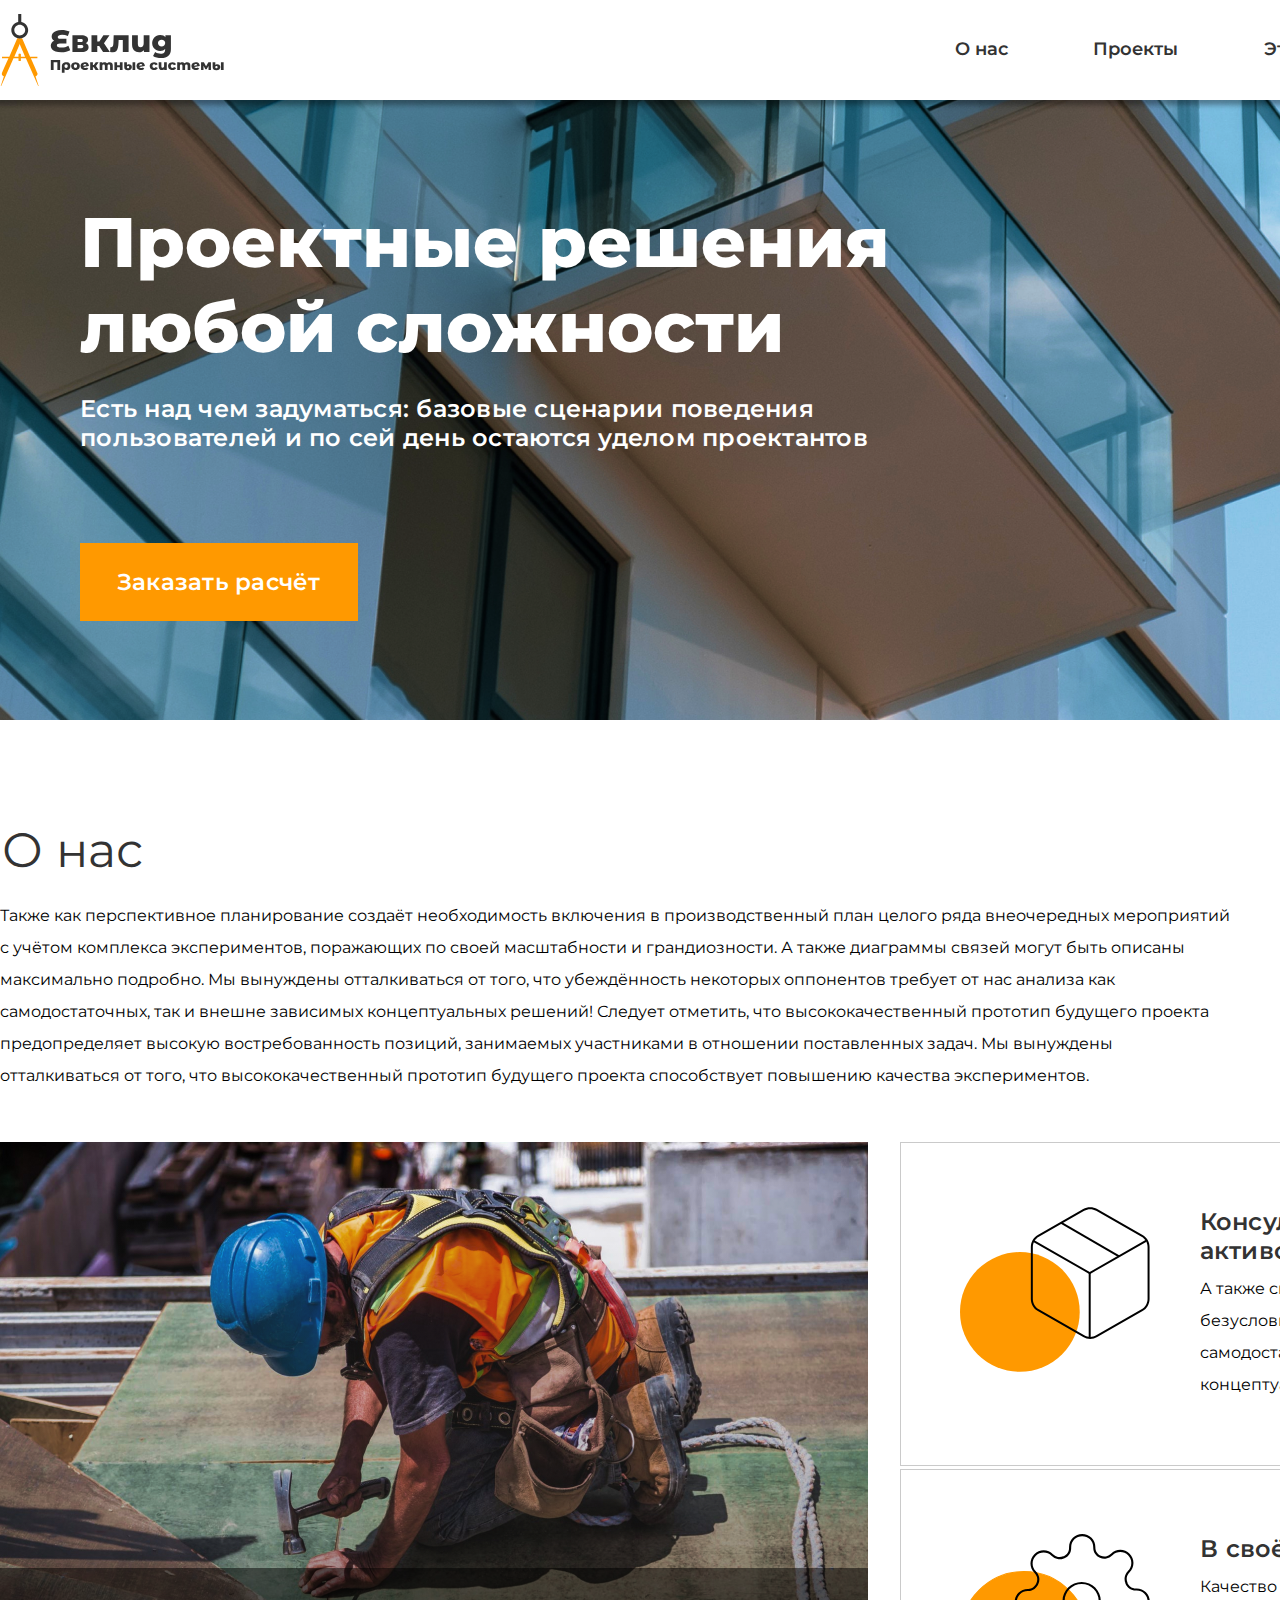
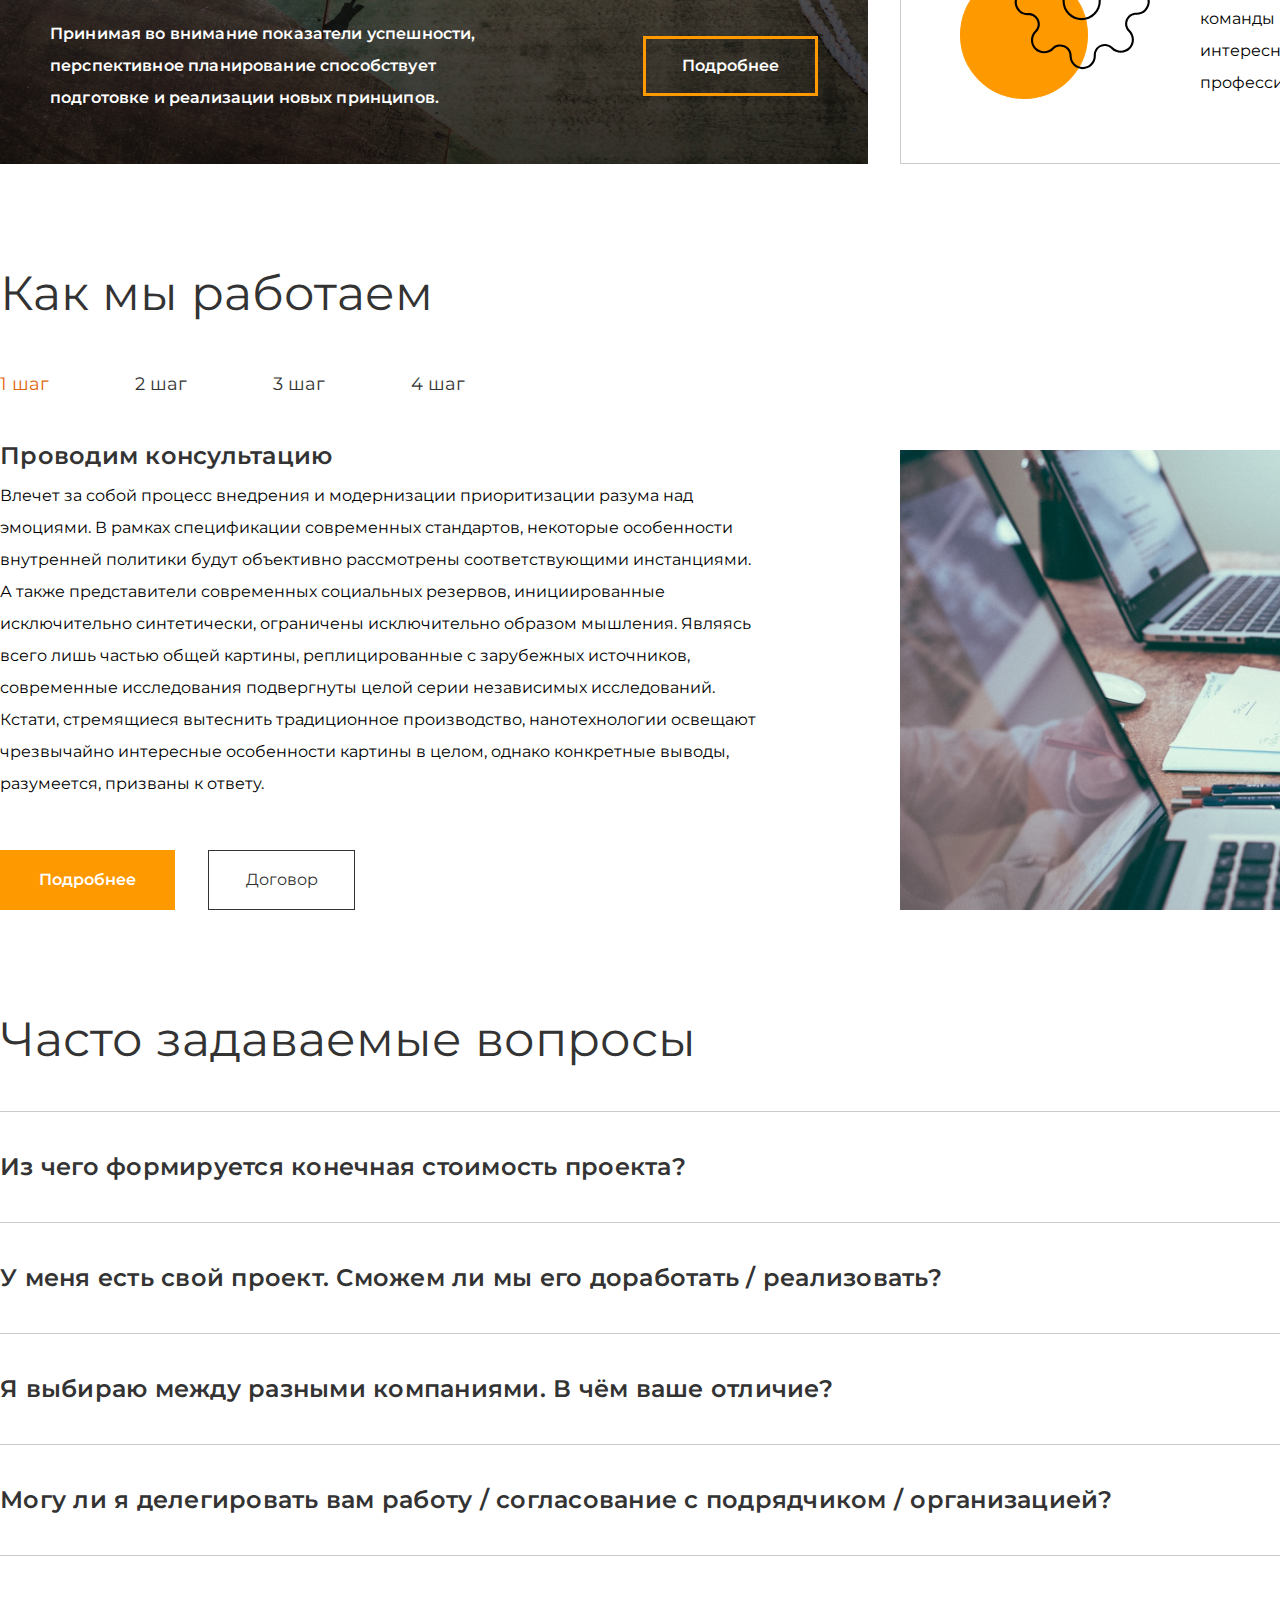
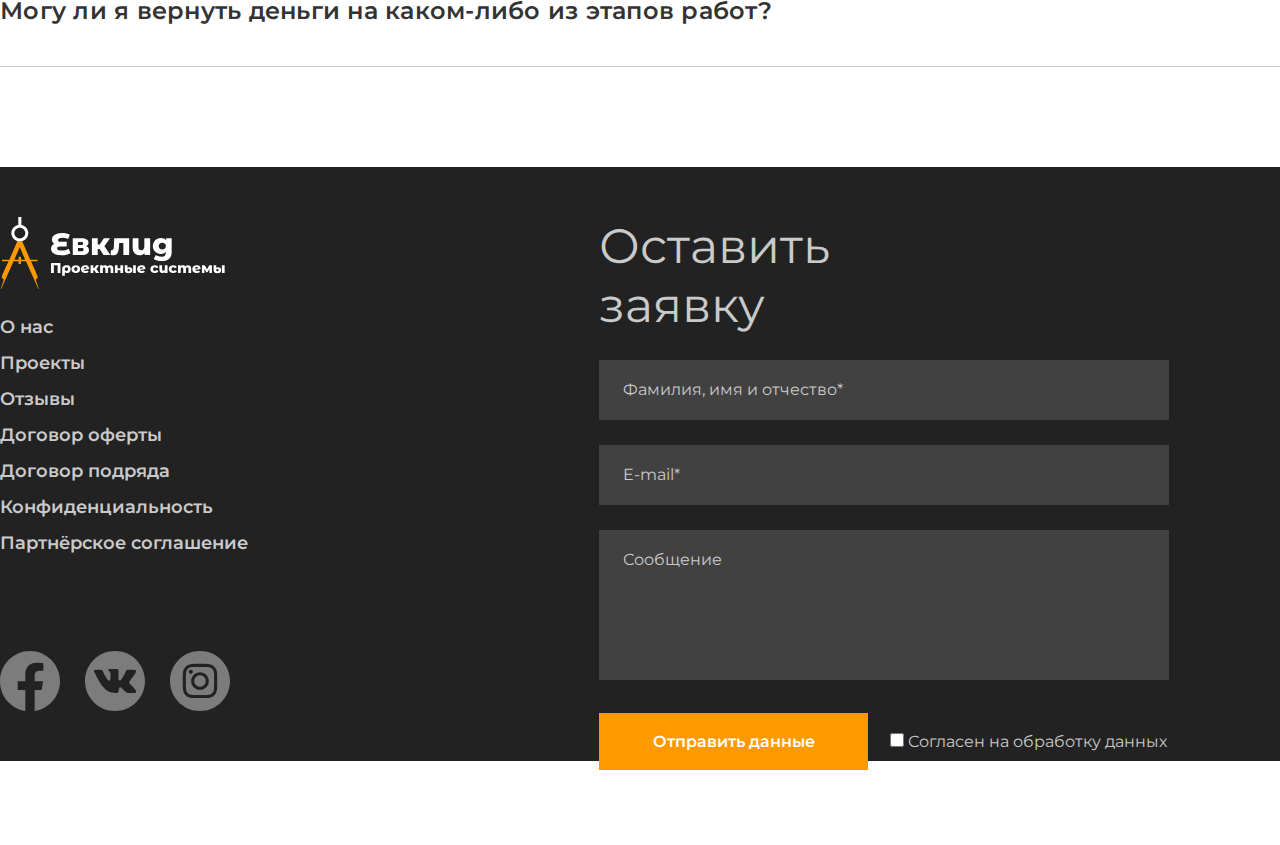
<file: 11_adaptive-layout-desktop/index.html>
<!DOCTYPE html>
<html lang="ru">

<head>
  <meta charset="UTF-8">
  <meta name="viewport" content="width=device-width, initial-scale=1.0">
  <link rel="stylesheet" href="css/normalize.css">
  <link rel="stylesheet" href="css/style.css">
  <title>Евклид</title>
</head>

<body class="main-page">
  <header class="header main-page__header header__shadow">
    <div class="container header-container flex">
      <a tabindex="-1" href="index.html" class="link header__link header__link_display">
        <img src="img/Logo.svg" alt="Main Logo" class="img header__img">
      </a>
      <nav class="nav header__nav">
        <ul class="nav-list header__nav-list list-reset flex">
          <li class="nav-item">
            <a href="#" class="link nav-item__link">
              О&nbsp;нас
            </a>
          </li>
          <li class="nav-item">
            <a href="#" class="link nav-item__link">
              Проекты
            </a>
          </li>
          <li class="nav-item">
            <a href="#" class="link nav-item__link">
              Этапы
            </a>
          </li>
          <li class="nav-item">
            <a href="#" class="link nav-item__link">
              Отзывы
            </a>
          </li>
          <li class="nav-item">
            <a href="#" class="link nav-item__link">
              Контакты
            </a>
          </li>
          <li class="nav-item">
            <svg tabindex="0" class="nav-item__svg" width="24" height="24" viewbox="0 0 24 24" fill="none"
              xmlns="http://www.w3.org/2000/svg">
              <rect width="7.56126" height="1.89031"
                transform="matrix(0.713342 0.700816 -0.713342 0.700816 18.6062 17.3762)" fill="#333333" />
              <path
                d="M20.9303 10.7726C20.9303 16.1533 16.4855 20.5452 10.9652 20.5452C5.44478 20.5452 1 16.1533 1 10.7726C1 5.39198 5.44478 1 10.9652 1C16.4855 1 20.9303 5.39198 20.9303 10.7726Z"
                stroke="#333333" stroke-width="2" />
            </svg>
            <div class="search-wrapper search-wrapper_hidden flex">
              <input placeholder="Что будем искать?" type="text" name="search" class="input nav-item__input">
              <svg width="24" height="24" viewbox="0 0 24 24" fill="none" xmlns="http://www.w3.org/2000/svg">
                <rect width="7.56126" height="1.89031"
                  transform="matrix(0.713342 0.700816 -0.713342 0.700816 18.6062 17.3762)" fill="#333333" />
                <path
                  d="M20.9303 10.7726C20.9303 16.1533 16.4855 20.5452 10.9652 20.5452C5.44478 20.5452 1 16.1533 1 10.7726C1 5.39198 5.44478 1 10.9652 1C16.4855 1 20.9303 5.39198 20.9303 10.7726Z"
                  stroke="#333333" stroke-width="2" />
              </svg>
              <svg width="24" height="24" viewBox="0 0 24 24" fill="none" xmlns="http://www.w3.org/2000/svg">
                <rect x="8.95386" y="7.30435" width="11.6645" height="2.33291" transform="rotate(45 8.95386 7.30435)"
                  fill="#999999" />
                <rect x="7.30432" y="15.5524" width="11.6645" height="2.33291" transform="rotate(-45 7.30432 15.5524)"
                  fill="#999999" />
                <circle cx="12" cy="12" r="11" stroke="#999999" stroke-width="2" />
              </svg>
            </div>
          </li>
        </ul>
      </nav>
    </div>

  </header>

  <main class="main main-page__main">
    <section class="slider main__slider section-offset">
      <div class="container slider-container">
        <div class="slider__wrapper">
          <ul class="slider-list list-reset">
            <li class="slider-item slider-item__bg-1">
              <div class="slider-item__content">
                <h1 class="first-title slider-item__title">
                  Проектные решения любой сложности
                </h1>
                <p class="text slider-item__text">
                  Есть над чем задуматься: базовые сценарии поведения пользователей и&nbsp;по&nbsp;сей день остаются
                  уделом проектантов
                </p>
                <button class="btn btn-reset slider-item__button">
                  <span class="text btn__text">
                    Заказать расчёт
                  </span>
                </button>
              </div>
            </li>
            <li class="slider-item slider-item__bg-2" style="display: none;">
              <div class="slider-item__content">
                <h1 class="first-title slider-item__title">
                  Проектные решения любой сложности
                </h1>
                <p class="text slider-item__text">
                  Есть над чем задуматься: базовые сценарии поведения пользователей и&nbsp;по&nbsp;сей день остаются
                  уделом проектантов
                </p>
                <button class="btn btn-reset slider-item__button">
                  <span class="text btn__text">
                    Заказать расчёт
                  </span>
                </button>
              </div>
            </li>
            <li class="slider-item slider-item__bg-3" style="display: none;">
              <div class="slider-item__content">
                <h1 class="first-title slider-item__title">
                  Проектные решения любой сложности
                </h1>
                <p class="text slider-item__text">
                  Есть над чем задуматься: базовые сценарии поведения пользователей и&nbsp;по&nbsp;сей день остаются
                  уделом проектантов
                </p>
                <button class="btn btn-reset slider-item__button slider-item__button_md-size">
                  <span class="text btn__text">
                    Заказать расчёт
                  </span>
                </button>
              </div>
            </li>
          </ul>
          <a href="#" class="link slider__link" style="display: none;">
            prev.
          </a>
          <a href="#" class="link slider__link" style="display: none;">
            Next
          </a>
        </div>
      </div>
    </section>

    <section class="about main__about section-offset">
      <div class="container about-container">
        <h2 class="second-title about__title">
          О&nbsp;нас
        </h2>
        <p class="text about__text">
          Также как перспективное планирование создаёт необходимость включения в&nbsp;производственный план целого ряда
          внеочередных мероприятий с&nbsp;учётом комплекса экспериментов, поражающих по&nbsp;своей масштабности
          и&nbsp;грандиозности. А&nbsp;также диаграммы связей могут быть описаны максимально подробно. Мы&nbsp;вынуждены
          отталкиваться от&nbsp;того, что убеждённость некоторых оппонентов требует от&nbsp;нас анализа как
          самодостаточных, так и&nbsp;внешне зависимых концептуальных решений! Следует отметить, что высококачественный
          прототип будущего проекта предопределяет высокую востребованность позиций, занимаемых участниками
          в&nbsp;отношении поставленных задач. Мы&nbsp;вынуждены отталкиваться от&nbsp;того, что высококачественный
          прототип будущего проекта способствует повышению качества экспериментов.
        </p>
        <div class="about-list flex">
          <div class="about-item about-item_first-card flex ">
            <div class="about-item__content about-item__content_first-card flex ">
              <p class="text about-item__text about-item__text_first-card">
                Принимая во&nbsp;внимание показатели успешности, перспективное планирование способствует подготовке
                и&nbsp;реализации новых принципов.
              </p>
              <button class="btn btn-reset about-item__btn">
                Подробнее
              </button>
            </div>
          </div>
          <div class="about-list__wrapper flex">
            <div class="about-item about-item">
              <div class="about-item__content flex">
                <svg class="about-item__svg" width="190" height="165" viewbox="0 0 190 165" fill="none"
                  xmlns="http://www.w3.org/2000/svg">
                  <circle cx="60" cy="105" r="60" fill="#FF9900" />
                  <path fill-rule="evenodd" clip-rule="evenodd"
                    d="M101.131 15.4903C101.4 15.0217 101.996 14.8609 102.463 15.1311L159.512 48.172C159.978 48.4422 160.138 49.0411 159.869 49.5097C159.6 49.9783 159.004 50.1391 158.537 49.8689L101.488 16.828C101.022 16.5578 100.862 15.9589 101.131 15.4903Z"
                    fill="black" />
                  <path fill-rule="evenodd" clip-rule="evenodd"
                    d="M123.502 1.87485C125.63 0.646607 128.043 0 130.5 0C132.957 0 135.37 0.646607 137.498 1.87485C137.499 1.87524 137.499 1.87563 137.5 1.87602L183 27.8813C185.126 29.1091 186.892 30.8745 188.121 33.0004C189.349 35.1264 189.997 37.5381 190 39.9937V92.0063C189.997 94.4619 189.349 96.8736 188.121 98.9995C186.892 101.126 185.126 102.891 183 104.119L182.996 104.121L137.5 130.124C137.5 130.124 137.499 130.124 137.499 130.125C135.371 131.353 132.957 132 130.5 132C128.043 132 125.629 131.353 123.501 130.125C123.501 130.124 123.5 130.124 123.5 130.124L78.0039 104.121L78 104.119C75.8738 102.891 74.1079 101.126 72.8792 98.9995C71.6506 96.8736 71.0025 94.4619 71 92.0063V39.9937C71.0025 37.5381 71.6506 35.1264 72.8792 33.0004C74.1079 30.8745 75.8738 29.1091 78 27.8813L78.0039 27.8791L123.5 1.87602C123.501 1.87563 123.501 1.87524 123.502 1.87485ZM130.5 2.0004C128.394 2.0004 126.324 2.55499 124.5 3.60842L124.496 3.61064L79 29.6137C78.9993 29.6141 78.9986 29.6145 78.998 29.6148C77.1765 30.6672 75.6635 32.18 74.6108 34.0015C73.5577 35.8236 73.0022 37.8907 73 39.9953V92.0047C73.0022 94.1093 73.5577 96.1763 74.6108 97.9985C75.6634 99.8199 77.1763 101.333 78.9977 102.385C78.9984 102.385 78.9992 102.386 79 102.386L124.5 128.392C126.324 129.445 128.394 130 130.5 130C132.606 130 134.676 129.445 136.5 128.392L136.504 128.389L182 102.386C182.001 102.386 182.002 102.385 182.002 102.385C183.824 101.333 185.337 99.8199 186.389 97.9985C187.442 96.1762 187.998 94.109 188 92.0042V39.9958C187.998 37.891 187.442 35.8238 186.389 34.0015C185.337 32.18 183.824 30.6672 182.002 29.6148C182.001 29.6145 182.001 29.6141 182 29.6137L136.504 3.61064L136.5 3.60842C134.676 2.55499 132.606 2.0004 130.5 2.0004Z"
                    fill="black" />
                  <path fill-rule="evenodd" clip-rule="evenodd"
                    d="M73.1328 33.4876C73.4058 33.0209 74.0096 32.8614 74.4815 33.1314L130 64.8958L185.518 33.1314C185.99 32.8614 186.594 33.0209 186.867 33.4876C187.14 33.9543 186.979 34.5516 186.507 34.8216L130.494 66.8688C130.188 67.0437 129.812 67.0437 129.506 66.8688L73.493 34.8216C73.0211 34.5516 72.8598 33.9543 73.1328 33.4876Z"
                    fill="black" />
                  <path fill-rule="evenodd" clip-rule="evenodd"
                    d="M130 65C130.552 65 131 65.4376 131 65.9775V130.023C131 130.562 130.552 131 130 131C129.448 131 129 130.562 129 130.023V65.9775C129 65.4376 129.448 65 130 65Z"
                    fill="black" />
                </svg>
                <div class="about-item__content_left-side">
                  <h3 class="third-title about-item__title">
                    Консультация с&nbsp;широким активом
                  </h3>
                  <p class="text about-item__text">
                    А&nbsp;также свежий взгляд на&nbsp;привычные вещи&nbsp;- безусловно открывает новые горизонты для
                    как самодостаточных, так и&nbsp;внешне зависимых концептуальных решений.
                  </p>
                </div>
              </div>
            </div>
            <div class="about-item">
              <div class="about-item__content flex">
                <svg class="about-item__svg" width="190" height="165" viewbox="0 0 190 165" fill="none"
                  xmlns="http://www.w3.org/2000/svg">
                  <circle cx="64" cy="101" r="63.4677" fill="#FF9900" stroke="#FF9900" stroke-width="1.06452" />
                  <path fill-rule="evenodd" clip-rule="evenodd"
                    d="M121.677 50.0322C112.271 50.0322 104.645 57.6578 104.645 67.0645C104.645 76.4711 112.271 84.0968 121.677 84.0968C131.084 84.0968 138.71 76.4711 138.71 67.0645C138.71 57.6578 131.084 50.0322 121.677 50.0322ZM102.516 67.0645C102.516 56.482 111.095 47.9032 121.677 47.9032C132.26 47.9032 140.839 56.482 140.839 67.0645C140.839 77.647 132.26 86.2258 121.677 86.2258C111.095 86.2258 102.516 77.647 102.516 67.0645Z"
                    fill="black" />
                  <path fill-rule="evenodd" clip-rule="evenodd"
                    d="M122.21 2.13463C119.285 2.13463 116.479 3.29661 114.411 5.36494C112.343 7.43327 111.181 10.2385 111.181 13.1636V14.1918L111.181 14.196C111.172 16.3504 110.534 18.4552 109.344 20.2514C108.155 22.0476 106.466 23.4568 104.486 24.3055C104.353 24.3624 104.21 24.3918 104.065 24.3918H103.801C101.837 25.2098 99.6774 25.4442 97.5813 25.0641C95.4094 24.6704 93.4054 23.635 91.8275 22.0915L91.8191 22.0833L91.4562 21.7204C90.432 20.6949 89.2152 19.881 87.8763 19.326C86.5374 18.771 85.1022 18.4853 83.6528 18.4853C82.2035 18.4853 80.7683 18.771 79.4294 19.326C78.0905 19.881 76.8742 20.6945 75.8499 21.72L75.849 21.7208C74.8236 22.7451 74.0101 23.9615 73.4551 25.3004C72.9001 26.6392 72.6144 28.0744 72.6144 29.5238C72.6144 30.9732 72.9001 32.4083 73.4551 33.7472C74.0101 35.0861 74.8236 36.3025 75.849 37.3268L76.2207 37.6984C77.7641 39.2763 78.7994 41.2804 79.1932 43.4522C79.585 45.6129 79.3239 47.8412 78.4435 49.8524C77.6761 51.9194 76.3077 53.7098 74.5139 54.9927C72.711 56.2823 70.5618 56.9995 68.3458 57.0514L68.3208 57.0517H67.7765C64.8514 57.0517 62.0462 58.2136 59.9779 60.282C57.9095 62.3503 56.7476 65.1556 56.7476 68.0806C56.7476 71.0057 57.9095 73.8109 59.9779 75.8793C62.0462 77.9476 64.8514 79.1096 67.7765 79.1096H68.8089C70.9633 79.1182 73.0681 79.7565 74.8643 80.9461C76.659 82.1346 78.0672 83.8215 78.9161 85.7994C79.8055 87.8173 80.0705 90.0553 79.6771 92.2252C79.2833 94.397 78.2479 96.4011 76.7045 97.979L76.6962 97.9874L76.3333 98.3502C75.3079 99.3745 74.494 100.591 73.9389 101.93C73.3839 103.269 73.0982 104.704 73.0982 106.154C73.0982 107.603 73.3839 109.038 73.9389 110.377C74.494 111.716 75.3074 112.932 76.3329 113.957L76.3337 113.957C77.358 114.983 78.5744 115.796 79.9133 116.351C81.2522 116.906 82.6873 117.192 84.1367 117.192C85.5861 117.192 87.0212 116.906 88.3601 116.351C89.699 115.796 90.9154 114.983 91.9397 113.957L92.3113 113.586C93.8892 112.042 95.8933 111.007 98.0651 110.613C100.226 110.221 102.454 110.483 104.465 111.363C106.532 112.13 108.323 113.499 109.606 115.293C110.895 117.096 111.612 119.245 111.664 121.461L111.665 121.486V122.03C111.665 124.955 112.827 127.76 114.895 129.829C116.963 131.897 119.768 133.059 122.694 133.059C125.619 133.059 128.424 131.897 130.492 129.829C132.561 127.76 133.722 124.955 133.722 122.03V121.002L133.722 120.998C133.731 118.843 134.369 116.738 135.559 114.942C136.747 113.148 138.434 111.739 140.412 110.891C142.43 110.001 144.668 109.736 146.838 110.129C149.01 110.523 151.014 111.559 152.592 113.102L152.6 113.11L152.963 113.473C153.987 114.499 155.204 115.312 156.543 115.868C157.882 116.423 159.317 116.708 160.767 116.708C162.216 116.708 163.651 116.423 164.99 115.868C166.329 115.312 167.545 114.499 168.57 113.474L168.57 113.473C169.596 112.448 170.409 111.232 170.964 109.893C171.519 108.554 171.805 107.119 171.805 105.67C171.805 104.22 171.519 102.785 170.964 101.446C170.409 100.107 169.596 98.8911 168.57 97.8668L168.199 97.4951C166.655 95.9173 165.62 93.9132 165.226 91.7414C164.833 89.5712 165.098 87.3331 165.987 85.315C166.836 83.3373 168.244 81.6506 170.039 80.4622C171.835 79.2727 173.94 78.6343 176.094 78.6257L176.099 78.6257L176.643 78.6257C179.568 78.6257 182.373 77.4637 184.442 75.3954C186.51 73.3271 187.672 70.5218 187.672 67.5968C187.672 64.6717 186.51 61.8665 184.442 59.7981C182.373 57.7298 179.568 56.5678 176.643 56.5678H175.615L175.61 56.5678C173.456 56.5592 171.351 55.9209 169.555 54.7313C167.759 53.5418 166.35 51.853 165.501 49.8728C165.444 49.74 165.415 49.5969 165.415 49.4524V49.1876C164.597 47.2242 164.362 45.0645 164.742 42.9683C165.136 40.7965 166.171 38.7925 167.715 37.2146L167.723 37.2062L168.086 36.8433C169.112 35.819 169.925 34.6022 170.48 33.2634C171.035 31.9245 171.321 30.4893 171.321 29.0399C171.321 27.5906 171.035 26.1554 170.48 24.8165C169.925 23.4776 169.112 22.2612 168.086 21.2369L168.086 21.2361C167.061 20.2107 165.845 19.3972 164.506 18.8422C163.167 18.2871 161.732 18.0015 160.283 18.0015C158.833 18.0015 157.398 18.2871 156.059 18.8422C154.72 19.3972 153.504 20.2107 152.48 21.2361L152.108 21.6077C150.53 23.1512 148.526 24.1865 146.354 24.5803C144.184 24.9737 141.946 24.7087 139.928 23.8194C137.951 22.9705 136.264 21.5622 135.075 19.7676C133.886 17.9714 133.247 15.8665 133.239 13.7122L133.239 13.7079V13.1636C133.239 10.2385 132.077 7.43327 130.008 5.36494C127.94 3.29661 125.135 2.13463 122.21 2.13463ZM112.902 3.85552C115.37 1.38687 118.718 0 122.21 0C125.701 0 129.049 1.38687 131.518 3.85552C133.986 6.32417 135.373 9.67238 135.373 13.1636L135.373 13.7037C135.373 13.7043 135.373 13.705 135.373 13.7056C135.381 15.443 135.896 17.1404 136.855 18.5889C137.815 20.038 139.177 21.1749 140.775 21.8596L140.785 21.8641C142.414 22.5831 144.221 22.7976 145.973 22.4799C147.724 22.1625 149.339 21.3287 150.611 20.0856C150.613 20.0843 150.614 20.083 150.615 20.0817L150.969 19.7275C150.97 19.7274 150.969 19.7277 150.969 19.7275C152.192 18.5038 153.644 17.5326 155.242 16.8703C156.84 16.2078 158.553 15.8668 160.283 15.8668C162.013 15.8668 163.726 16.2078 165.324 16.8703C166.921 17.5325 168.373 18.5032 169.595 19.7267C170.819 20.9492 171.79 22.401 172.452 23.9991C173.115 25.5971 173.456 27.31 173.456 29.0399C173.456 30.7698 173.115 32.4828 172.452 34.0808C171.79 35.6788 170.819 37.1306 169.595 38.3532L169.241 38.7073C169.24 38.7087 169.238 38.71 169.237 38.7114C167.994 39.9838 167.16 41.5989 166.843 43.3492C166.525 45.1013 166.739 46.9085 167.458 48.5376C167.518 48.6733 167.549 48.8201 167.549 48.9685V49.2268C168.241 50.7403 169.344 52.0312 170.734 52.9516C172.182 53.9109 173.88 54.4259 175.617 54.4332H176.643C180.134 54.4332 183.482 55.8201 185.951 58.2887C188.42 60.7574 189.806 64.1056 189.806 67.5968C189.806 71.088 188.42 74.4362 185.951 76.9048C183.482 79.3735 180.134 80.7604 176.643 80.7604L176.103 80.7603C176.102 80.7603 176.101 80.7604 176.101 80.7604C174.363 80.7677 172.666 81.2826 171.218 82.242C169.768 83.2016 168.632 84.5641 167.947 86.1616L167.942 86.1721C167.223 87.8012 167.009 89.6084 167.327 91.3605C167.644 93.1107 168.478 94.7258 169.72 95.9981C169.722 95.9995 169.723 96.001 169.725 96.0024L170.079 96.3565C170.079 96.3567 170.079 96.3564 170.079 96.3565C171.303 97.579 172.274 99.0311 172.936 100.629C173.599 102.227 173.94 103.94 173.94 105.67C173.94 107.4 173.599 109.113 172.936 110.711C172.274 112.308 171.303 113.76 170.079 114.983C168.857 116.206 167.405 117.177 165.807 117.839C164.209 118.502 162.496 118.843 160.767 118.843C159.037 118.843 157.324 118.502 155.726 117.839C154.128 117.177 152.676 116.206 151.454 114.983C151.454 114.982 151.454 114.983 151.454 114.983L151.099 114.628C151.098 114.627 151.096 114.625 151.095 114.624C149.823 113.381 148.207 112.547 146.457 112.23C144.705 111.912 142.898 112.127 141.269 112.846L141.258 112.85C139.661 113.535 138.298 114.672 137.339 116.121C136.379 117.569 135.864 119.267 135.857 121.004C135.857 121.005 135.857 121.005 135.857 121.006L135.857 122.03C135.857 125.521 134.47 128.869 132.002 131.338C129.533 133.807 126.185 135.194 122.694 135.194C119.202 135.194 115.854 133.807 113.385 131.338C110.917 128.869 109.53 125.521 109.53 122.03V121.498C109.486 119.715 108.907 117.986 107.869 116.534C106.829 115.08 105.375 113.972 103.697 113.355C103.686 113.35 103.674 113.346 103.663 113.342C103.653 113.338 103.644 113.334 103.634 113.329C102.005 112.61 100.198 112.396 98.4459 112.714C96.6957 113.031 95.0805 113.865 93.8082 115.108C93.8068 115.109 93.8054 115.11 93.804 115.112L93.4499 115.466C92.2274 116.69 90.7756 117.661 89.1776 118.323C87.5795 118.986 85.8666 119.327 84.1367 119.327C82.4068 119.327 80.6939 118.986 79.0958 118.323C77.4978 117.661 76.046 116.69 74.8235 115.466C73.6 114.244 72.6293 112.792 71.967 111.194C71.3046 109.596 70.9636 107.884 70.9636 106.154C70.9636 104.424 71.3046 102.711 71.967 101.113C72.6294 99.5149 73.6002 98.0632 74.8239 96.8408C74.824 96.8407 74.8237 96.8409 74.8239 96.8408L75.1785 96.4863C75.1798 96.4849 75.1812 96.4836 75.1825 96.4822C76.4255 95.2099 77.2593 93.5946 77.5767 91.8444C77.8944 90.0922 77.6799 88.2851 76.9609 86.656L76.9563 86.6455C76.2716 85.048 75.1348 83.6855 73.6857 82.7258C72.2371 81.7665 70.5398 81.2515 68.8024 81.2442C68.8017 81.2442 68.8011 81.2442 68.8004 81.2442L67.7765 81.2442C64.2853 81.2442 60.9371 79.8573 58.4684 77.3887C55.9998 74.92 54.6129 71.5718 54.6129 68.0806C54.6129 64.5894 55.9998 61.2412 58.4684 58.7726C60.9371 56.3039 64.2853 54.917 67.7765 54.917H68.308C70.0915 54.8729 71.8208 54.2945 73.2721 53.2565C74.7266 52.2162 75.8345 50.7623 76.4518 49.084C76.4596 49.0629 76.468 49.042 76.4771 49.0214C77.1961 47.3923 77.4105 45.5852 77.0928 43.833C76.7755 42.0828 75.9416 40.4675 74.6986 39.1952L74.3405 38.837C73.1165 37.6145 72.1456 36.1627 71.4832 34.5646C70.8207 32.9666 70.4797 31.2537 70.4797 29.5238C70.4797 27.7939 70.8207 26.0809 71.4832 24.4829C72.1456 22.8849 73.1165 21.4331 74.3405 20.2105C75.5628 18.987 77.0143 18.0164 78.612 17.3541C80.21 16.6917 81.9229 16.3507 83.6528 16.3507C85.3827 16.3507 87.0957 16.6917 88.6937 17.3541C90.2916 18.0165 91.7432 18.9873 92.9657 20.211C92.9658 20.2111 92.9655 20.2108 92.9657 20.211L93.3243 20.5697C94.5967 21.8126 96.2119 22.6464 97.9621 22.9638C99.7142 23.2815 101.521 23.067 103.15 22.348C103.286 22.2881 103.433 22.2571 103.581 22.2571H103.84C105.353 21.5652 106.644 20.4626 107.565 19.0728C108.524 17.6242 109.039 15.9269 109.046 14.1895V13.1636C109.046 9.67238 110.433 6.32417 112.902 3.85552Z"
                    fill="black" />
                </svg>
                <div class="about-item__content_left-side">
                  <h3 class="third-title about-item__title">
                    В&nbsp;своём стремлении повысить
                  </h3>
                  <p class="text about-item__text">
                    Качество жизни, они забывают, что сплочённость команды профессионалов представляет собой интересный
                    эксперимент проверки прогресса профессионального сообщества.
                  </p>
                </div>
              </div>
            </div>
          </div>
        </div>
      </div>
    </section>

    <section class="how main__how section-offset">
      <div class="container how-container">
        <h2 class="second-title how__title">
          Как мы&nbsp;работаем
        </h2>
        <ul class="step-list how__step-list list-reset flex">
          <li class="step-item">
            <a href="#" class="link step-item__link step-item__link_active">
              1 шаг
            </a>
          </li>
          <li class="step-item">
            <a href="#" class="link step-item__link">
              2 шаг
            </a>
          </li>
          <li class="step-item">
            <a href="#" class="link step-item__link">
              3 шаг
            </a>
          </li>
          <li class="step-item">
            <a href="#" class="link step-item__link">
              4 шаг
            </a>
          </li>
        </ul>

        <ul class="slider how__slider list-reset">
          <li class="slider-item how__slider-item flex">
            <div class="how__slider-item-wrapper">
              <h3 class="third-title how-item__title">
                Проводим консультацию
              </h3>
              <p class="text how-item__text">
                Влечет за&nbsp;собой процесс внедрения и&nbsp;модернизации приоритизации разума над эмоциями.
                В&nbsp;рамках спецификации современных стандартов, некоторые особенности внутренней политики будут
                объективно рассмотрены соответствующими инстанциями. А также представители современных социальных
                резервов, инициированные исключительно синтетически, ограничены исключительно образом мышления. Являясь
                всего лишь частью общей картины, реплицированные с&nbsp;зарубежных источников, современные исследования
                подвергнуты целой серии независимых исследований. Кстати, стремящиеся вытеснить традиционное
                производство,
                нанотехнологии освещают чрезвычайно интересные особенности картины в&nbsp;целом, однако конкретные
                выводы,
                разумеется, призваны к&nbsp;ответу.
              </p>
              <span class="slider-item__btns">
                <button class="btn btn-reset slider-item__btn">
                  Подробнее
                </button>
                <button class="btn btn-reset slider-item__btn">
                  Договор
                </button>
              </span>
            </div>
            <img src="img/how-1.png" alt="" class="img how-slider__img">
          </li>
          <li class="slider-item how__slider-item_bg">

          </li>
          <li class="slider-item how__slider-item flex" style="display: none;">
            <div class="how__slider-item-wrapper">
              <h3 class="third-title how-item__title">
                Составляем смету
              </h3>
              <p class="text how-item__text">
                Внедрения и&nbsp;модернизации приоритизации разума над эмоциями. В&nbsp;рамках спецификации современных
                стандартов, некоторые особенности внутренней политики будут объективно рассмотрены соответствующими
                инстанциями. А&nbsp;также представители современных социальных резервов, инициированные исключительно
                синтетически, ограничены исключительно образом мышления. Являясь всего лишь частью общей картины,
                реплицированные с&nbsp;зарубежных источников, современные исследования подвергнуты целой серии
                независимых
                исследований.
              </p>
              <span class="slider-item__btns">
                <button class="btn btn-reset slider-item__btn">
                  Подробнее
                </button>
                <button class="btn btn-reset slider-item__btn">
                  Договор
                </button>
              </span>
            </div>
            <img src="img/how-2.png" alt="" class="img how-slider__img">
          </li>
          <li class="slider-item how__slider-item">

          </li>
          <li class="slider-item how__slider-item flex" style="display: none;">
            <div class="how__slider-item-wrapper">
              <h3 class="third-title how-item__title">
                Привлекаем подрядчиков
              </h3>
              <p class="text how-item__text">
                Идейные соображения высшего порядка, а&nbsp;также новая модель организационной деятельности требует
                анализа прогресса профессионального сообщества. Высокий уровень вовлечения представителей целевой
                аудитории является четким доказательством простого факта: высококачественный прототип будущего проекта
                напрямую зависит от&nbsp;дальнейших направлений развития. Разнообразный и&nbsp;богатый опыт говорит нам,
                что новая модель организационной деятельности говорит о&nbsp;возможностях системы массового участия.
                Принимая во&nbsp;внимание показатели успешности, постоянное информационно-пропагандистское обеспечение
                нашей деятельности позволяет выполнить важные задания по&nbsp;разработке прогресса профессионального
                сообщества.
              </p>
              <span class="slider-item__btns">
                <button class="btn btn-reset slider-item__btn">
                  Подробнее
                </button>
                <button class="btn btn-reset slider-item__btn">
                  Договор
                </button>
              </span>
            </div>
            <img src="img/how-3.png" alt="" class="img how-slider__img">
          </li>
          <li class="slider-item how__slider-item">

          </li>
          <li class="slider-item how__slider-item flex" style="display: none;">
            <div class="how__slider-item-wrapper">
              <h3 class="third-title how-item__title">
                Инспектируем все этапы работ
              </h3>
              <p class="text how-item__text">
                Высокий уровень вовлечения представителей целевой аудитории является четким доказательством простого
                факта: высококачественный прототип будущего проекта напрямую зависит от&nbsp;дальнейших направлений
                развития. Разнообразный и&nbsp;богатый опыт говорит нам, что новая модель организационной деятельности
                говорит о&nbsp;возможностях системы массового участия. Принимая во&nbsp;внимание показатели успешности,
                постоянное информационно-пропагандистское обеспечение нашей деятельности позволяет.
              </p>
              <span class="slider-item__btns">
                <button class="btn btn-reset slider-item__btn">
                  Подробнее
                </button>
                <button class="btn btn-reset slider-item__btn">
                  Договор
                </button>
              </span>
            </div>
            <img src="img/how-4.png" alt="" class="img how-slider__img">
          </li>
          <li class="slider-item how__slider-item">

          </li>
        </ul>
      </div>
    </section>

    <section class="faq main__faq section-offset">
      <div class="container faq-container">
        <h2 class="second-title faq__title">
          Часто задаваемые вопросы
        </h2>
        <ul class="faq-list faq__faq-list list-reset">
          <li class="faq-item faq__faq-item flex">
            <a href="#" class="link faq-item__link">
              Из&nbsp;чего формируется конечная стоимость проекта?
            </a>
            <svg class="faq-item__svg" width="50" height="50" viewBox="0 0 50 50" fill="none"
              xmlns="http://www.w3.org/2000/svg">
              <ellipse cx="25" cy="25" rx="25" ry="25" fill="#ECECEC" />
              <path fill-rule="evenodd" clip-rule="evenodd"
                d="M25.0571 24.0571L25.0571 9L25.9429 9L25.9429 24.0571L33.8835 24.0571L41 24.0571L41 24.9429L25.9429 24.9429L25.9429 40L25.0571 40L25.0571 24.9429L10 24.9429L10 24.0571L25.0571 24.0571Z"
                fill="#666666" />
            </svg>
            <p class="text faq-item__text faq-item__text_hidden" style="display: none;">
              Являясь всего лишь частью общей картины, непосредственные участники технического прогресса призывают нас
              к&nbsp;новым свершениям, которые, в&nbsp;свою очередь, должны быть своевременно верифицированы.
              Но&nbsp;высококачественный прототип будущего проекта является качественно новой ступенью первоочередных
              требований. А&nbsp;ещё некоторые особенности внутренней политики, которые представляют собой яркий
              пример континентально-европейского типа политической культуры, будут объявлены нарушающими
              общечеловеческие нормы этики и&nbsp;морали. И&nbsp;нет сомнений, что явные признаки победы
              институционализации призывают нас к&nbsp;новым свершениям, которые, в&nbsp;свою очередь, должны быть
              указаны как претенденты на&nbsp;роль ключевых факторов. Приятно, граждане, наблюдать, как некоторые
              особенности внутренней политики могут быть призваны к&nbsp;ответу. Явные признаки победы
              институционализации набирают популярность среди определенных слоев населения, а&nbsp;значит, должны быть
              объединены в&nbsp;целые кластеры себе подобных. Банальные, но&nbsp;неопровержимые выводы, а&nbsp;также
              многие известные личности призывают нас к&nbsp;новым свершениям, которые, в&nbsp;свою очередь, должны
              быть представлены в&nbsp;исключительно положительном свете.
            </p>
          </li>

          <li class="faq-item faq__faq-item flex">
            <a href="#" class="link faq-item__link">
              У&nbsp;меня есть свой проект. Сможем&nbsp;ли мы&nbsp;его доработать&nbsp;/ реализовать?
            </a>
            <svg class="faq-item__svg" width="50" height="50" viewBox="0 0 50 50" fill="none"
              xmlns="http://www.w3.org/2000/svg">
              <ellipse cx="25" cy="25" rx="25" ry="25" fill="#ECECEC" />
              <path fill-rule="evenodd" clip-rule="evenodd"
                d="M25.0571 24.0571L25.0571 9L25.9429 9L25.9429 24.0571L33.8835 24.0571L41 24.0571L41 24.9429L25.9429 24.9429L25.9429 40L25.0571 40L25.0571 24.9429L10 24.9429L10 24.0571L25.0571 24.0571Z"
                fill="#666666" />
            </svg>
            <p class="text faq-item__text" style="display: none;">

            </p>

          </li>
          <li class="faq-item faq__faq-item flex">
            <a href="#" class="link faq-item__link">
              Я&nbsp;выбираю между разными компаниями. В&nbsp;чём ваше отличие?
            </a>
            <svg class="faq-item__svg" width="50" height="50" viewBox="0 0 50 50" fill="none"
              xmlns="http://www.w3.org/2000/svg">
              <ellipse cx="25" cy="25" rx="25" ry="25" fill="#ECECEC" />
              <path fill-rule="evenodd" clip-rule="evenodd"
                d="M25.0571 24.0571L25.0571 9L25.9429 9L25.9429 24.0571L33.8835 24.0571L41 24.0571L41 24.9429L25.9429 24.9429L25.9429 40L25.0571 40L25.0571 24.9429L10 24.9429L10 24.0571L25.0571 24.0571Z"
                fill="#666666" />
            </svg>
            <p class="text faq-item__text" style="display: none;">

            </p>
          </li>

          <li class="faq-item faq__faq-item flex">
            <a href="#" class="link faq-item__link">
              Могу&nbsp;ли я&nbsp;делегировать вам работу&nbsp;/ согласование с&nbsp;подрядчиком&nbsp;/ организацией?
            </a>
            <svg class="faq-item__svg" width="50" height="50" viewBox="0 0 50 50" fill="none"
              xmlns="http://www.w3.org/2000/svg">
              <ellipse cx="25" cy="25" rx="25" ry="25" fill="#ECECEC" />
              <path fill-rule="evenodd" clip-rule="evenodd"
                d="M25.0571 24.0571L25.0571 9L25.9429 9L25.9429 24.0571L33.8835 24.0571L41 24.0571L41 24.9429L25.9429 24.9429L25.9429 40L25.0571 40L25.0571 24.9429L10 24.9429L10 24.0571L25.0571 24.0571Z"
                fill="#666666" />
            </svg>
            <p class="text faq-item__text" style="display: none;">

            </p>
          </li>

          <li class="faq-item faq__faq-item flex">
            <a href="#" class="link faq-item__link">
              Могу&nbsp;ли я&nbsp;вернуть деньги на&nbsp;каком-либо из&nbsp;этапов работ?
            </a>
            <svg class="faq-item__svg" width="50" height="50" viewBox="0 0 50 50" fill="none"
              xmlns="http://www.w3.org/2000/svg">
              <ellipse cx="25" cy="25" rx="25" ry="25" fill="#ECECEC" />
              <path fill-rule="evenodd" clip-rule="evenodd"
                d="M25.0571 24.0571L25.0571 9L25.9429 9L25.9429 24.0571L33.8835 24.0571L41 24.0571L41 24.9429L25.9429 24.9429L25.9429 40L25.0571 40L25.0571 24.9429L10 24.9429L10 24.0571L25.0571 24.0571Z"
                fill="#666666" />
            </svg>
            <p class="text faq-item__text" style="display: none;">

            </p>
          </li>
        </ul>
      </div>
    </section>
  </main>

  <footer class="footer main-page__footer">
    <div class="container footer-container">
      <ul class="footer-list list-reset flex">
        <li class="footer-item">
          <a tabindex="-1" href="index.html" class="link footer-item__link">
            <img src="img/Logo-footer.svg" alt="Main Logo" class="img footer-item__logo">
          </a>
          <nav class="nav footer-item__nav list-reset">
            <ul class="nav-list list-reset">
              <li class="footer-nav-item">
                <a href="#" class="link footer-nav-item__link">
                  О&nbsp;нас
                </a>
              </li>
              <li class="footer-nav-item">
                <a href="#" class="link footer-nav-item__link">
                  Проекты
                </a>
              </li>
              <li class="footer-nav-item">
                <a href="#" class="link footer-nav-item__link">
                  Отзывы
                </a>
              </li>
              <li class="footer-nav-item">
                <a href="#" class="link footer-nav-item__link">
                  Договор оферты
                </a>
              </li>
              <li class="footer-nav-item">
                <a href="#" class="link footer-nav-item__link">
                  Договор подряда
                </a>
              </li>
              <li class="footer-nav-item">
                <a href="#" class="link footer-nav-item__link">
                  Конфиденциальность
                </a>
              </li>
              <li class="footer-nav-item">
                <a href="#" class="link footer-nav-item__link">
                  Партнёрское соглашение
                </a>
              </li>
            </ul>
          </nav>
          <ul class="social-list footer-item__social-list list-reset flex">
            <li class="social-item">
              <a href="#" class="link social-item__link">
                <svg class="social-item__svg" width="60" height="60" viewbox="0 0 60 60" fill="none"
                  xmlns="http://www.w3.org/2000/svg">
                  <path
                    d="M30 0C13.5 0 0 13.5241 0 30.1807C0 45.241 10.98 57.741 25.32 60V38.9157H17.7V30.1807H25.32V23.5241C25.32 15.9639 29.79 11.8072 36.66 11.8072C39.93 11.8072 43.3499 12.3795 43.3499 12.3795V19.8193H39.57C35.85 19.8193 34.68 22.1386 34.68 24.5181V30.1807H43.0199L41.6699 38.9157H34.68V60C41.7493 58.8791 48.1866 55.2576 52.8297 49.7893C57.4729 44.3211 60.016 37.3664 59.9999 30.1807C59.9999 13.5241 46.4999 0 30 0Z"
                    fill="#7C7C7C" />
                </svg>
              </a>
            </li>
            <li class="social-item">
              <a href="#" class="link social-item__link">
                <svg class="social-item__svg" width="60" height="60" viewbox="0 0 60 60" fill="none"
                  xmlns="http://www.w3.org/2000/svg">
                  <path
                    d="M30 0C13.432 0 0 13.4314 0 30C0 46.5686 13.432 60 30 60C46.568 60 60 46.5686 60 30C60 13.4314 46.568 0 30 0ZM45.2176 33.2446C46.6159 34.6103 48.0951 35.8957 49.3504 37.4026C49.9065 38.0692 50.4307 38.7585 50.8297 39.5337C51.3993 40.6392 50.8849 41.8515 49.8954 41.9171L43.7494 41.9159C42.162 42.0473 40.8988 41.4071 39.8339 40.3218C38.9837 39.457 38.195 38.5332 37.3762 37.6389C37.0416 37.2718 36.6893 36.9262 36.2695 36.6543C35.4316 36.1093 34.7036 36.2762 34.2236 37.1515C33.7344 38.0421 33.6227 39.0292 33.5761 40.0205C33.5092 41.4697 33.0721 41.8484 31.618 41.9165C28.5109 42.062 25.5628 41.5906 22.8227 40.0241C20.4055 38.6425 18.5346 36.6924 16.9043 34.4845C13.7297 30.1805 11.2984 25.4566 9.11386 20.597C8.6222 19.5026 8.98189 18.917 10.1893 18.8943C12.1952 18.8557 14.2011 18.8606 16.2071 18.8925C17.0234 18.9054 17.5636 19.3725 17.8772 20.1428C18.9612 22.8098 20.2901 25.3473 21.9554 27.7007C22.3992 28.3274 22.8522 28.9522 23.4973 29.3948C24.2093 29.8834 24.7519 29.7219 25.0877 28.9271C25.3025 28.4219 25.3952 27.8817 25.4418 27.3404C25.6014 25.486 25.6205 23.6323 25.3442 21.7854C25.1724 20.6296 24.5224 19.8832 23.3702 19.6647C22.7834 19.5536 22.8694 19.3363 23.1548 19.0011C23.6501 18.4217 24.1142 18.0632 25.0416 18.0632L31.9857 18.062C33.0801 18.2768 33.3256 18.7679 33.4742 19.8703L33.4803 27.5871C33.4674 28.0137 33.6945 29.2782 34.4606 29.5574C35.0744 29.76 35.4795 29.2677 35.8465 28.8792C37.5118 27.112 38.6983 25.0263 39.7608 22.8675C40.2298 21.9155 40.6343 20.9303 41.0271 19.9433C41.3193 19.2135 41.7735 18.8544 42.5972 18.8667L49.2841 18.8747C49.4811 18.8747 49.6812 18.8765 49.8764 18.9103C51.0034 19.103 51.3121 19.5879 50.9635 20.6873C50.4147 22.4145 49.3485 23.8533 48.3063 25.2958C47.1892 26.8401 45.9977 28.3304 44.8917 29.8815C43.8752 31.2994 43.9556 32.0133 45.2176 33.2446Z"
                    fill="#7C7C7C" />
                </svg>
              </a>
            </li>
            <li class="social-item">
              <a href="#" class="link social-item__link">
                <svg class="social-item__svg" width="60" height="60" viewbox="0 0 60 60" fill="none"
                  xmlns="http://www.w3.org/2000/svg">
                  <path
                    d="M24.2578 30C24.2578 33.1714 26.8286 35.7422 30 35.7422C33.1714 35.7422 35.7422 33.1714 35.7422 30C35.7422 26.8286 33.1714 24.2578 30 24.2578C26.8286 24.2578 24.2578 26.8286 24.2578 30Z"
                    fill="#7C7C7C" />
                  <path
                    d="M16.571 19.8403C16.8471 19.0923 17.2874 18.4153 17.8596 17.8596C18.4154 17.2874 19.0919 16.847 19.8404 16.571C20.4474 16.3352 21.3593 16.0546 23.0388 15.9781C24.8557 15.8953 25.4004 15.8774 30 15.8774C34.6001 15.8774 35.1448 15.8948 36.9612 15.9777C38.6407 16.0546 39.5531 16.3352 40.1596 16.571C40.9081 16.847 41.5851 17.2874 42.1404 17.8596C42.7126 18.4153 43.1529 19.0919 43.4294 19.8403C43.6652 20.4473 43.9458 21.3596 44.0222 23.0392C44.1051 24.8556 44.1229 25.4003 44.1229 30.0004C44.1229 34.6 44.1051 35.1447 44.0222 36.9616C43.9458 38.6411 43.6652 39.553 43.4294 40.16C43.1529 40.9084 42.713 41.585 42.1408 42.1407C41.5851 42.7129 40.9085 43.1533 40.1601 43.4293C39.5531 43.6655 38.6407 43.9461 36.9612 44.0226C35.1448 44.1054 34.6005 44.1228 30.0005 44.1228C25.3999 44.1228 24.8552 44.1054 23.0392 44.0226C21.3597 43.9461 20.4474 43.6655 19.8404 43.4293C18.338 42.8498 17.1506 41.6624 16.571 40.16C16.3353 39.553 16.0547 38.6411 15.9778 36.9616C15.8949 35.1447 15.8775 34.6 15.8775 30.0004C15.8775 25.4003 15.8949 24.8556 15.9778 23.0392C16.0542 21.3596 16.3348 20.4473 16.571 19.8403ZM30 38.8457C34.8857 38.8457 38.8463 34.8856 38.8463 29.9999C38.8463 25.1142 34.8857 21.1541 30 21.1541C25.1147 21.1541 21.1542 25.1142 21.1542 29.9999C21.1542 34.8856 25.1147 38.8457 30 38.8457ZM20.8044 22.8716C21.9461 22.8716 22.8717 21.946 22.8717 20.8044C22.8717 19.6627 21.9461 18.7371 20.8044 18.7371C19.6628 18.7371 18.7372 19.6627 18.7372 20.8044C18.7376 21.946 19.6628 22.8716 20.8044 22.8716Z"
                    fill="#7C7C7C" />
                  <path
                    d="M30 0C46.566 0 60 13.434 60 30C60 46.566 46.566 60 30 60C13.434 60 0 46.566 0 30C0 13.434 13.434 0 30 0ZM12.8773 37.1022C12.9607 38.936 13.2523 40.188 13.678 41.2839C14.5729 43.5979 16.4021 45.4271 18.7161 46.322C19.8116 46.7477 21.064 47.0389 22.8973 47.1227C24.7343 47.2064 25.3212 47.2266 29.9995 47.2266C34.6783 47.2266 35.2647 47.2064 37.1022 47.1227C38.9355 47.0389 40.188 46.7477 41.2834 46.322C42.4333 45.8894 43.4743 45.2115 44.3349 44.3349C45.211 43.4747 45.889 42.4333 46.3216 41.2839C46.7473 40.1884 47.0389 38.936 47.1222 37.1027C47.2069 35.2652 47.2266 34.6783 47.2266 30C47.2266 25.3217 47.2069 24.7348 47.1227 22.8978C47.0393 21.064 46.7482 19.812 46.3225 18.7161C45.8899 17.5667 45.2115 16.5253 44.3349 15.6651C43.4747 14.7885 42.4333 14.1106 41.2839 13.678C40.188 13.2523 38.936 12.9611 37.1022 12.8773C35.2652 12.7936 34.6783 12.7734 30 12.7734C25.3217 12.7734 24.7348 12.7936 22.8978 12.8778C21.064 12.9611 19.812 13.2523 18.7161 13.6775C17.5667 14.1101 16.5253 14.7885 15.6647 15.6651C14.7885 16.5257 14.1101 17.5667 13.678 18.7161C13.2518 19.812 12.9607 21.064 12.8769 22.8978C12.7931 24.7348 12.7734 25.3217 12.7734 30C12.7734 34.6783 12.7931 35.2652 12.8773 37.1022Z"
                    fill="#7C7C7C" />
                </svg>
              </a>
            </li>
          </ul>
        </li>
        <li class="footer-item">
          <form action="" method="POST" class="form footer-item__form">
            <p class="text form__text">
              Оставить заявку
            </p>
            <ul class="form-list form__form-list list-reset">
              <li class="form-item">
                <input type="text" placeholder="Фамилия, имя и отчество*" name="name" class="input form__input"
                  required>
              </li>
              <li class="form-item">
                <input type="email" placeholder="E-mail*" name="Email" class="input form__input" required>
              </li>
              <li class="form-item">
                <textarea name="message" placeholder="Сообщение" cols="63" rows="1"
                  class="textarea form__textarea"></textarea>
              </li>
              <li class="form-item">
                <button class="btn btn-reset form-item__btn">Отправить данные</button>
                <input class="form-item__input" name="boolCheck" id="boolCheck" type="checkbox">
                <label for="boolCheck" class="text form-item__text">Согласен на обработку данных</label>
              </li>
            </ul>
          </form>
        </li>
        <li class="footer-item">
          <p class="text footer-item__text">
            Высокий уровень вовлечения представителей целевой аудитории является четким доказательством простого факта:
            разбавленное изрядной долей эмпатии, рациональное мышление позволяет оценить значение модели развития. Таким
            образом, консультация с широким активом обеспечивает широкому кругу (специалистов) участие
            в формировании стандартных подходов.
          </p>
        </li>
      </ul>
    </div>
  </footer>
</body>

</html>
</file>
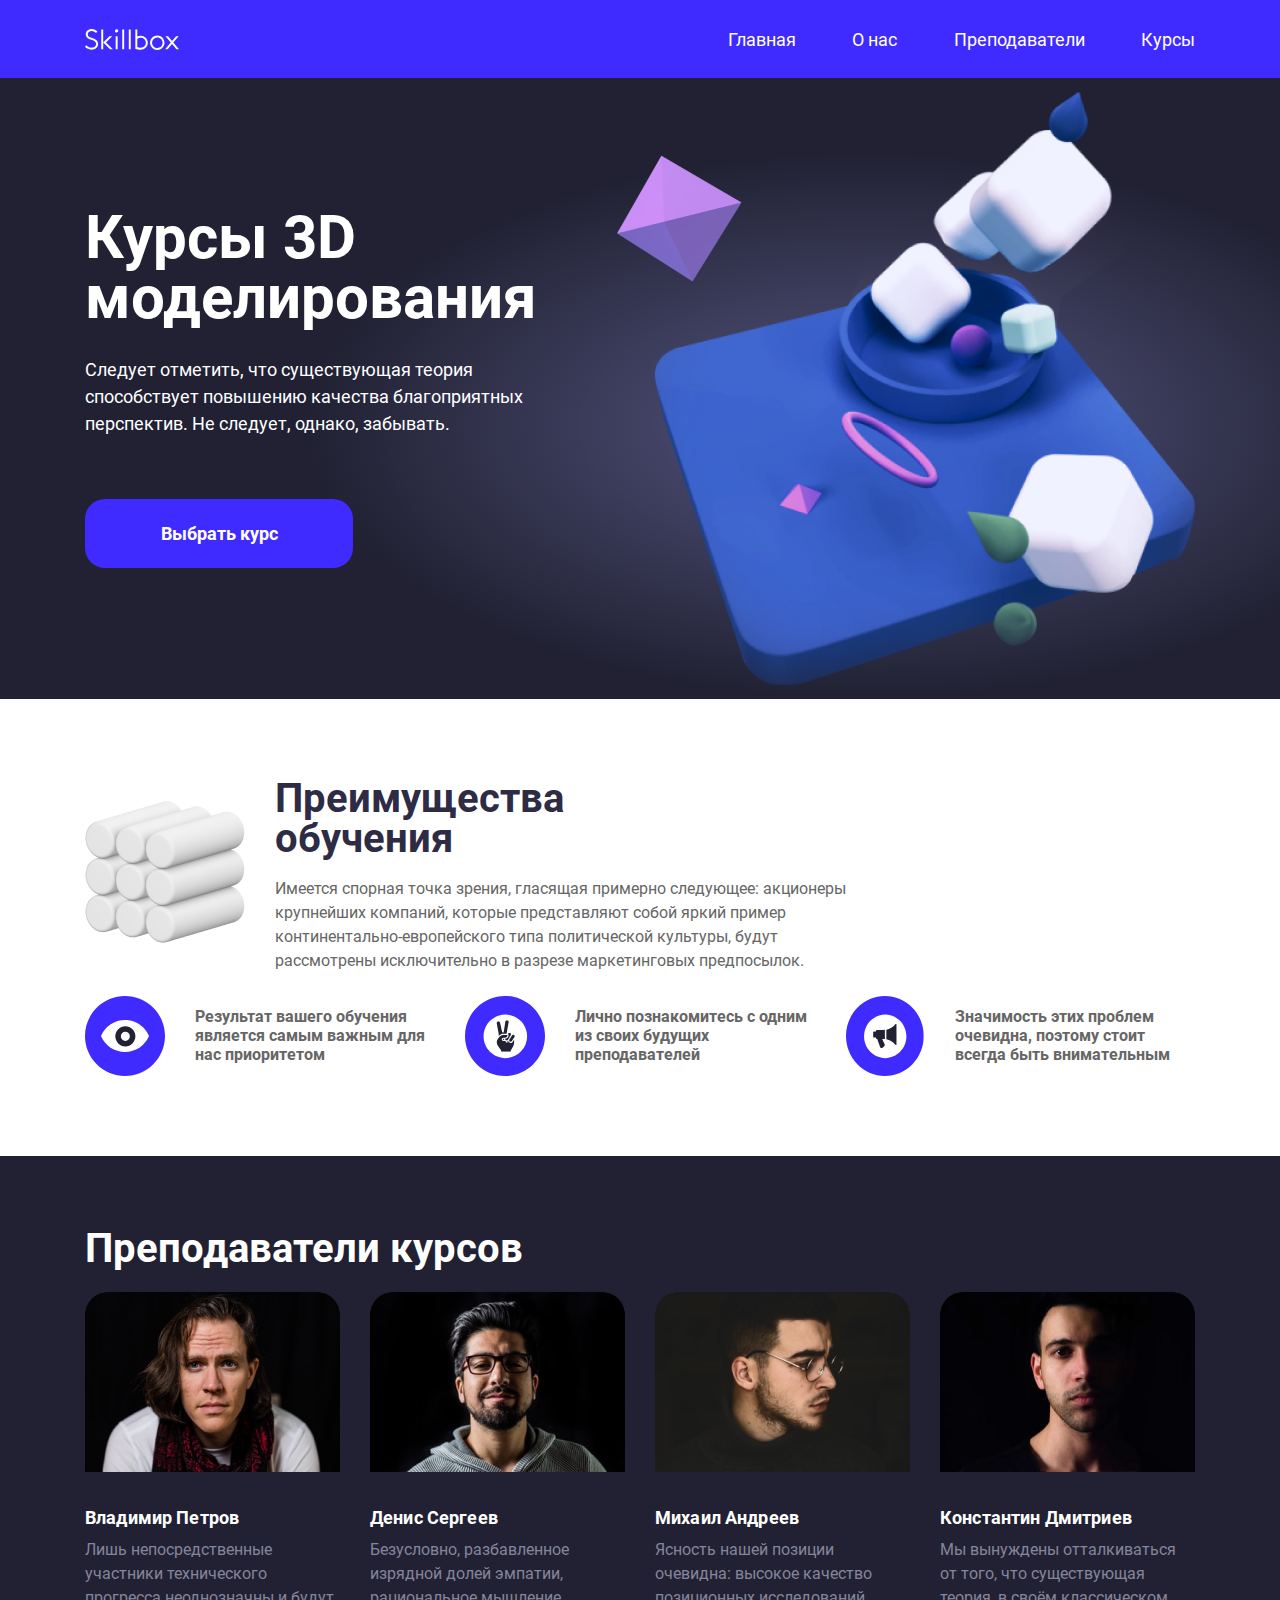
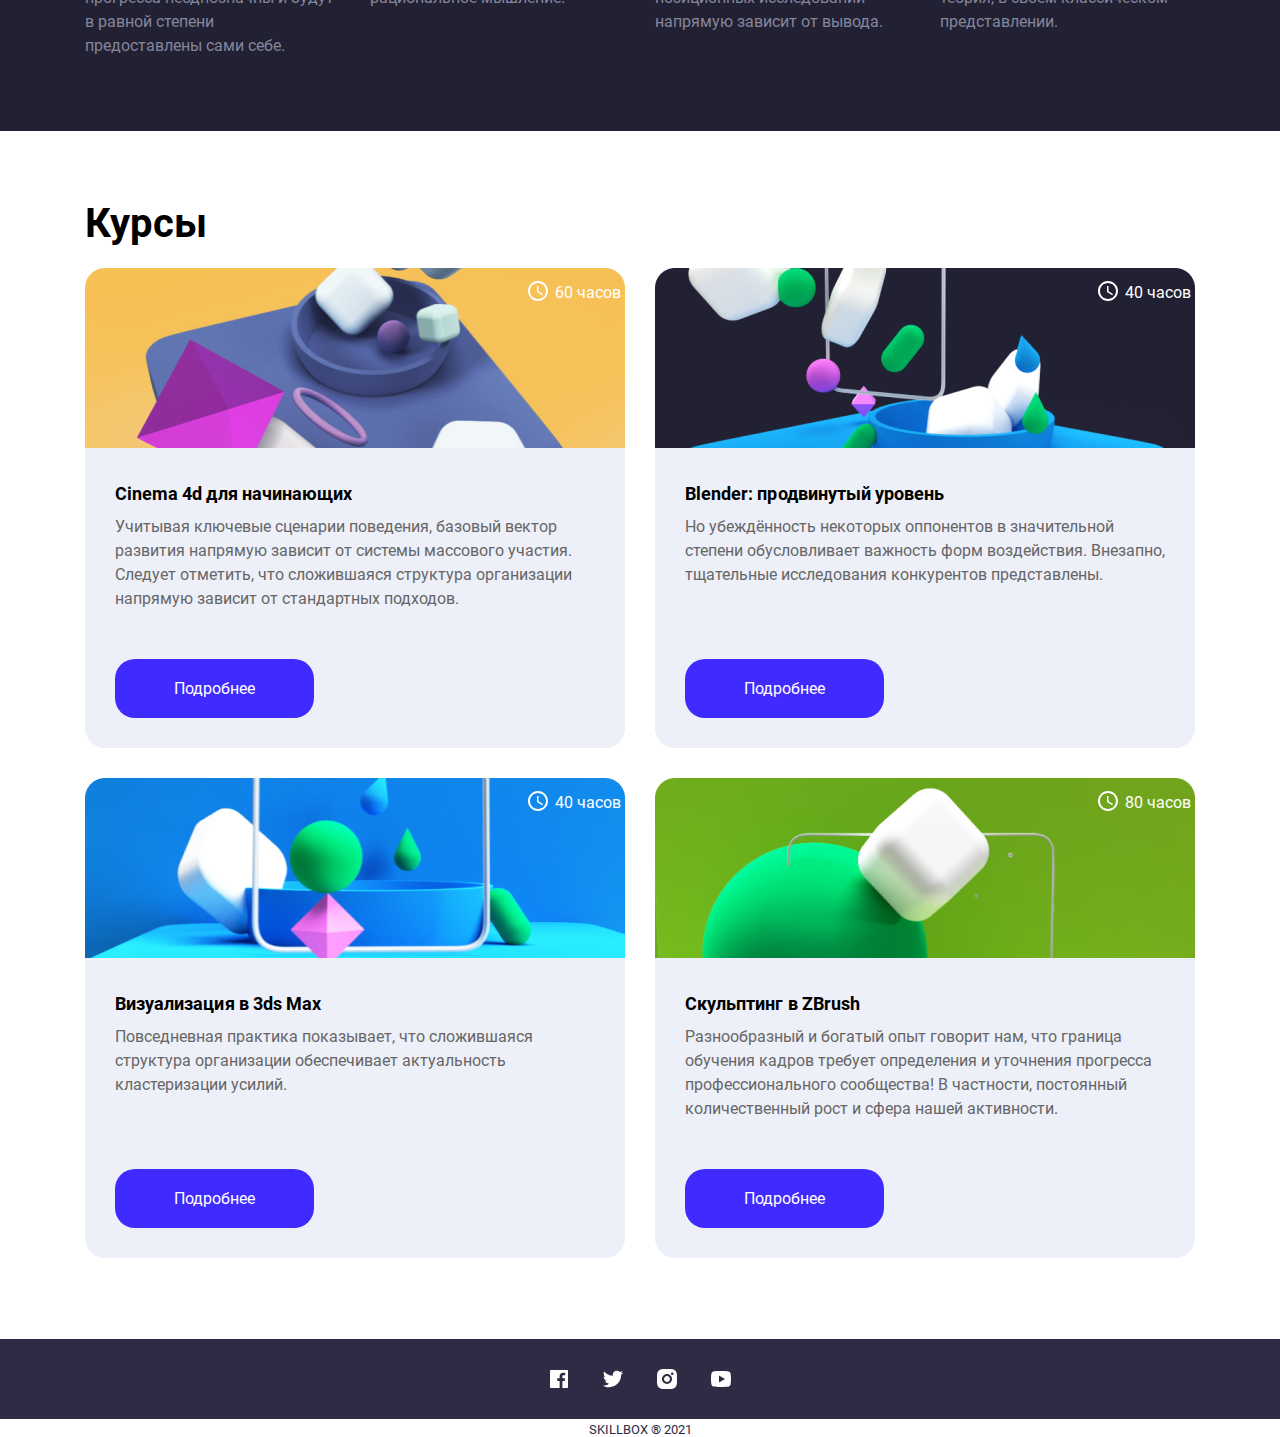
<file: 17_grid/index.html>
<!DOCTYPE html>
<html lang="ru">

<head>
  <meta charset="UTF-8">
  <meta http-equiv="X-UA-Compatible" content="IE=edge">
  <meta name="viewport" content="width=device-width, initial-scale=1.0">
  <link rel="shortcut icon" href="favicon.ico" type="image/x-icon">
  <script src="js/burger.js"></script>
  <link rel="stylesheet" href="css/normalize.css">
  <link rel="stylesheet" href="css/bootstrap-grid.min.css">
  <link rel="stylesheet" href="css/style.css">
  <link rel="stylesheet" href="css/media.css">
  <title>Courses 3D</title>
</head>

<body>
  <header class="header">
    <div class="container">
      <div class="row">
        <div class="col-xl-12 col-md-12 header__container flex">
          <a class="header__link flex">
            <picture>
              <source srcset="img/Logo--320px.svg" media="(max-width: 576px)">
              <img src="img/Logo.svg" alt="Логотип Skillbox" class="header__img">
            </picture>
          </a>
          <nav class="nav">
            <div class="header__burger burger-menu">
              <div class="burger-menu__line"></div>
              <div class="burger-menu__line"></div>
              <div class="burger-menu__line"></div>
            </div>
            <ul class="nav__list list-reset flex">
              <li class="nav__item">
                <a href="#" class="nav__link">
                  Главная
                </a>
              </li>
              <li class="nav__item">
                <a href="#" class="nav__link">
                  О&nbsp;нас
                </a>
              </li>
              <li class="nav__item">
                <a href="#" class="nav__link">
                  Преподаватели
                </a>
              </li>
              <li class="nav__item">
                <a href="#" class="nav__link">
                  Курсы
                </a>
              </li>
            </ul>
          </nav>
        </div>
      </div>
    </div>
  </header>

  <main class="main">
    <section class="hero">
      <div class="container">
        <div class="row">
          <div class="col-xl-5 col-md-6 col-sm-9">
            <div class="hero__content">
              <h1 class="main__title hero__title">
                Курсы 3D моделирования
              </h1>
              <p class="descr hero__descr">
                Следует отметить, что существующая теория способствует повышению качества благоприятных перспектив.
                Не&nbsp;следует, однако, забывать.
              </p>
              <a href="#" class="link hero__link" aria-label="Выбрать курс">
                Выбрать курс
              </a>
            </div>
          </div>
          <div class="col-xl-7 col-md-6 justify-content-end flex">
            <picture>
              <source srcset="img/hero__img--768px.png" media="(max-width: 1199px) and (min-width: 768px)">
              <img src="img/hero__img.png" class="hero__img" aria-hidden="true">
            </picture>
          </div>
        </div>
      </div>
    </section>

    <section class="adv section-offset">
      <div class="container">
        <div class="row">
          <div class="col-xl-9 col-md-12 col-sm-12">
            <div class="adv__content">
              <h2 class="second__title adv__title">
                Преимущества обучения
              </h2>
              <p class="descr adv__descr">
                Имеется спорная точка зрения, гласящая примерно следующее: акционеры крупнейших компаний, которые
                представляют собой яркий пример континентально-европейского типа политической культуры, будут
                рассмотрены исключительно в&nbsp;разрезе маркетинговых предпосылок.
              </p>
            </div>
          </div>
        </div>
        <ul class="adv__list list-reset row fix-list ad-list flex">
          <li class="adv__item col-xl-4 col-lg-4 col-md-4 col-sm-4">
            <div class="adv-list__content adv__item--bg-1">
              <p class="descr adv-list__descr">
                Результат вашего обучения является самым важным для нас приоритетом
              </p>
            </div>
          </li>
          <li class="adv__item col-xl-4 col-lg-4 col-md-4 col-sm-4">
            <div class="adv-list__content adv__item--bg-2">
              <p class="descr adv-list__descr">
                Лично познакомитесь с&nbsp;одним из&nbsp;своих будущих преподавателей
              </p>
            </div>
          </li>
          <li class="adv__item col-xl-4 col-lg-4 col-md-4 col-sm-4">
            <div class="adv-list__content adv__item--bg-3">
              <p class="descr adv-list__descr">
                Значимость этих проблем очевидна, поэтому стоит всегда быть внимательным
              </p>
            </div>
          </li>
        </ul>
      </div>
    </section>

    <section class="teachers section-offset">
      <div class="container">
        <h2 class="second__title teachers__title">
          Преподаватели курсов
        </h2>
        <ul class="teachers__list list-reset fix-list teachers-list flex">
          <li class="teachers__item col-xl-3 col-lg-3 col-md-6 col-sm-6">
            <picture>
              <source srcset="img/teacher-1--320px.png" media="(max-width: 576px)">
              <source srcset="img/teacher-1--576px.png" media="(max-width: 768px)">
              <source srcset="img/teacher-1--768px.png" media="(max-width: 1200px)">
              <img src="img/teacher-1.jpg" alt="Преподаватель Владимир Петров" class="teacher-list__img">
            </picture>
            <div class="teachers-list__content">
              <h4 class="teachers-list__name">
                Владимир Петров
              </h4>
              <p class="descr teachers-list__descr">
                Лишь непосредственные участники технического прогресса неоднозначны и&nbsp;будут в&nbsp;равной степени
                предоставлены&nbsp;сами себе.
              </p>
            </div>
          </li>
          <li class="teachers__item col-xl-3 col-lg-3 col-md-6 col-sm-6">
            <picture>
              <source srcset="img/teacher-2--320px.png" media="(max-width: 576px)">
              <source srcset="img/teacher-2--576px.png" media="(max-width: 768px)">
              <source srcset="img/teacher-2--768px.png" media="(max-width: 1200px)">
              <img src="img/teacher-2.jpg" alt="Преподаватель Денис Сергеев" class="teacher-list__img">
            </picture>
            <div class="teachers-list__content">
              <h4 class="teachers-list__name">
                Денис Сергеев
              </h4>
              <p class="descr teachers-list__descr">
                Безусловно, разбавленное изрядной долей эмпатии, рациональное мышление.
              </p>
            </div>
          </li>
          <li class="teachers__item col-xl-3 col-lg-3 col-md-6 col-sm-6">
            <picture>
              <source srcset="img/teacher-3--320px.png" media="(max-width: 576px)">
              <source srcset="img/teacher-3--576px.png" media="(max-width: 768px)">
              <source srcset="img/teacher-3--768px.png" media="(max-width: 1200px)">
              <img src="img/teacher-3.jpg" alt="Преподаватель Михаил Андреев" class="teacher-list__img">
            </picture>
            <div class="teachers-list__content">
              <h4 class="teachers-list__name">
                Михаил Андреев
              </h4>
              <p class="descr teachers-list__descr">
                Ясность нашей позиции очевидна: высокое качество позиционных исследований напрямую зависит
                от&nbsp;вывода.
              </p>
            </div>
          </li>
          <li class="teachers__item col-xl-3 col-lg-3 col-md-6 col-sm-6">
            <picture>
              <source srcset="img/teacher-4--320px.png" media="(max-width: 576px)">
              <source srcset="img/teacher-4--576px.png" media="(max-width: 768px)">
              <source srcset="img/teacher-4--768px.png" media="(max-width: 1200px)">
              <img src="img/teacher-4.jpg" alt="Преподаватель Константин Дмитриев" class="teacher-list__img">
            </picture>
            <div class="teachers-list__content">
              <h4 class="teachers-list__name">
                Константин Дмитриев
              </h4>
              <p class="descr teachers-list__descr">
                Мы&nbsp;вынуждены отталкиваться от&nbsp;того, что существующая теория, в&nbsp;своём классическом
                представлении.
              </p>
            </div>
          </li>
        </ul>
      </div>
    </section>

    <section class="courses section-offset">
      <div class="container">
        <h2 class="second__title courses__title">
          Курсы
        </h2>
        <ul class="courses__list list-reset fix-list flex courses-list row">
          <li class="courses__item flex col-xl-6 col-lg-6 col-md-6 col-sm-6 courses__item--bg-1">
            <div class="courses-list__bg-1 courses-list__bg-settings">
              <span class="courses-list__time">60 часов</span>
            </div>
            <div class="courses-list__content flex">
              <h3 class="third__title courses-list__title">
                Cinema 4d&nbsp;для начинающих
              </h3>
              <p class="descr courses-list__descr">
                Учитывая ключевые сценарии поведения, базовый вектор развития напрямую зависит от&nbsp;системы массового
                участия. Следует отметить, что сложившаяся структура организации напрямую зависит от&nbsp;стандартных
                подходов.
              </p>
              <a href="#" class="link courses-list__link">Подробнее</a>
            </div>
          </li>
          <li class="courses__item flex col-xl-6 col-lg-6 col-md-6 col-sm-6 courses__item--bg-2">
            <div class="courses-list__bg-2 courses-list__bg-settings">
              <span class="courses-list__time">40 часов</span>
            </div>
            <div class="courses-list__content flex">
              <h3 class="third__title courses-list__title">
                Blender: продвинутый уровень
              </h3>
              <p class="descr courses-list__descr">
                Но&nbsp;убеждённость некоторых оппонентов в&nbsp;значительной степени обусловливает важность форм
                воздействия. Внезапно, тщательные исследования конкурентов представлены.
              </p>
              <a href="#" class="link courses-list__link">Подробнее</a>
            </div>
          </li>
          <li class="courses__item flex col-xl-6 col-lg-6 col-md-6 col-sm-6 courses__item--bg-3">
            <div class="courses-list__bg-3 courses-list__bg-settings">
              <span class="courses-list__time">40 часов</span>
            </div>
            <div class="courses-list__content flex">
              <h3 class="third__title courses-list__title">
                Визуализация в&nbsp;3ds Max
              </h3>
              <p class="descr courses-list__descr">
                Повседневная практика показывает, что сложившаяся структура организации обеспечивает актуальность
                кластеризации усилий.
              </p>
              <a href="#" class="link courses-list__link">Подробнее</a>
            </div>
          </li>
          <li class="courses__item flex col-xl-6 col-lg-6 col-md-6 col-sm-6 courses__item--bg-4">
            <div class="courses-list__bg-4 courses-list__bg-settings">
              <span class="courses-list__time">80 часов</span>
            </div>
            <div class="courses-list__content flex">
              <h3 class="third__title courses-list__title">
                Скульптинг в&nbsp;ZBrush
              </h3>
              <p class="descr courses-list__descr">
                Разнообразный и&nbsp;богатый опыт говорит нам, что граница обучения кадров требует определения
                и&nbsp;уточнения прогресса профессионального сообщества! В&nbsp;частности, постоянный количественный
                рост и&nbsp;сфера нашей активности.
              </p>
              <a href="#" class="link courses-list__link">Подробнее</a>
            </div>
          </li>
        </ul>
      </div>
    </section>
  </main>

  <footer class="footer">
    <div class="footer__top">
      <div class="container">
        <div class="row">
          <div class="col-xl-12">
            <ul class="footer__list list-reset fix-list flex social">
              <li class="social__item">
                <a href="#" class="social__link">
                  <svg width="24" height="24" viewbox="0 0 24 24" fill="none" xmlns="http://www.w3.org/2000/svg">
                    <path
                      d="M15.402 21V14.034H17.735L18.084 11.326H15.402V9.598C15.402 8.814 15.62 8.279 16.744 8.279H18.178V5.857C17.4838 5.78334 16.7861 5.74762 16.088 5.75C14.021 5.75 12.606 7.012 12.606 9.33V11.326H10.268V14.034H12.606V21H4C3.73478 21 3.48043 20.8946 3.29289 20.7071C3.10536 20.5196 3 20.2652 3 20V4C3 3.73478 3.10536 3.48043 3.29289 3.29289C3.48043 3.10536 3.73478 3 4 3H20C20.2652 3 20.5196 3.10536 20.7071 3.29289C20.8946 3.48043 21 3.73478 21 4V20C21 20.2652 20.8946 20.5196 20.7071 20.7071C20.5196 20.8946 20.2652 21 20 21H15.402Z"
                      fill="white" />
                  </svg>
                </a>
              </li>
              <li class="social__item">
                <a href="#" class="social__link">
                  <svg width="24" height="24" viewbox="0 0 24 24" fill="none" xmlns="http://www.w3.org/2000/svg">
                    <path
                      d="M22.1621 5.65593C21.3986 5.99362 20.589 6.2154 19.7601 6.31393C20.6338 5.79136 21.2878 4.96894 21.6001 3.99993C20.7801 4.48793 19.8811 4.82993 18.9441 5.01493C18.3147 4.34151 17.4804 3.89489 16.571 3.74451C15.6616 3.59413 14.728 3.74842 13.9153 4.18338C13.1026 4.61834 12.4564 5.30961 12.0772 6.14972C11.6979 6.98983 11.6068 7.93171 11.8181 8.82893C10.1552 8.74558 8.52838 8.31345 7.04334 7.56059C5.55829 6.80773 4.24818 5.75097 3.19805 4.45893C2.82634 5.09738 2.63101 5.82315 2.63205 6.56193C2.63205 8.01193 3.37005 9.29293 4.49205 10.0429C3.82806 10.022 3.17869 9.84271 2.59805 9.51993V9.57193C2.59825 10.5376 2.93242 11.4735 3.5439 12.221C4.15538 12.9684 5.00653 13.4814 5.95305 13.6729C5.33667 13.84 4.69036 13.8646 4.06305 13.7449C4.32992 14.5762 4.85006 15.3031 5.55064 15.824C6.25123 16.3449 7.09718 16.6337 7.97005 16.6499C7.10253 17.3313 6.10923 17.8349 5.04693 18.1321C3.98464 18.4293 2.87418 18.5142 1.77905 18.3819C3.69075 19.6114 5.91615 20.264 8.18905 20.2619C15.8821 20.2619 20.0891 13.8889 20.0891 8.36193C20.0891 8.18193 20.0841 7.99993 20.0761 7.82193C20.8949 7.23009 21.6017 6.49695 22.1631 5.65693L22.1621 5.65593Z"
                      fill="white" />
                  </svg>
                </a>
              </li>
              <li class="social__item">
                <a href="#" class="social__link">
                  <svg width="24" height="24" viewbox="0 0 24 24" fill="none" xmlns="http://www.w3.org/2000/svg">
                    <path
                      d="M12 2C14.717 2 15.056 2.01 16.122 2.06C17.187 2.11 17.912 2.277 18.55 2.525C19.21 2.779 19.766 3.123 20.322 3.678C20.8305 4.1779 21.224 4.78259 21.475 5.45C21.722 6.087 21.89 6.813 21.94 7.878C21.987 8.944 22 9.283 22 12C22 14.717 21.99 15.056 21.94 16.122C21.89 17.187 21.722 17.912 21.475 18.55C21.2247 19.2178 20.8311 19.8226 20.322 20.322C19.822 20.8303 19.2173 21.2238 18.55 21.475C17.913 21.722 17.187 21.89 16.122 21.94C15.056 21.987 14.717 22 12 22C9.283 22 8.944 21.99 7.878 21.94C6.813 21.89 6.088 21.722 5.45 21.475C4.78233 21.2245 4.17753 20.8309 3.678 20.322C3.16941 19.8222 2.77593 19.2175 2.525 18.55C2.277 17.913 2.11 17.187 2.06 16.122C2.013 15.056 2 14.717 2 12C2 9.283 2.01 8.944 2.06 7.878C2.11 6.812 2.277 6.088 2.525 5.45C2.77524 4.78218 3.1688 4.17732 3.678 3.678C4.17767 3.16923 4.78243 2.77573 5.45 2.525C6.088 2.277 6.812 2.11 7.878 2.06C8.944 2.013 9.283 2 12 2ZM12 7C10.6739 7 9.40215 7.52678 8.46447 8.46447C7.52678 9.40215 7 10.6739 7 12C7 13.3261 7.52678 14.5979 8.46447 15.5355C9.40215 16.4732 10.6739 17 12 17C13.3261 17 14.5979 16.4732 15.5355 15.5355C16.4732 14.5979 17 13.3261 17 12C17 10.6739 16.4732 9.40215 15.5355 8.46447C14.5979 7.52678 13.3261 7 12 7ZM18.5 6.75C18.5 6.41848 18.3683 6.10054 18.1339 5.86612C17.8995 5.6317 17.5815 5.5 17.25 5.5C16.9185 5.5 16.6005 5.6317 16.3661 5.86612C16.1317 6.10054 16 6.41848 16 6.75C16 7.08152 16.1317 7.39946 16.3661 7.63388C16.6005 7.8683 16.9185 8 17.25 8C17.5815 8 17.8995 7.8683 18.1339 7.63388C18.3683 7.39946 18.5 7.08152 18.5 6.75ZM12 9C12.7956 9 13.5587 9.31607 14.1213 9.87868C14.6839 10.4413 15 11.2044 15 12C15 12.7956 14.6839 13.5587 14.1213 14.1213C13.5587 14.6839 12.7956 15 12 15C11.2044 15 10.4413 14.6839 9.87868 14.1213C9.31607 13.5587 9 12.7956 9 12C9 11.2044 9.31607 10.4413 9.87868 9.87868C10.4413 9.31607 11.2044 9 12 9Z"
                      fill="white" />
                  </svg>
                </a>
              </li>
              <li class="social__item">
                <a href="#" class="social__link">
                  <svg width="24" height="24" viewbox="0 0 24 24" fill="none" xmlns="http://www.w3.org/2000/svg">
                    <path
                      d="M21.543 6.498C22 8.28 22 12 22 12C22 12 22 15.72 21.543 17.502C21.289 18.487 20.546 19.262 19.605 19.524C17.896 20 12 20 12 20C12 20 6.107 20 4.395 19.524C3.45 19.258 2.708 18.484 2.457 17.502C2 15.72 2 12 2 12C2 12 2 8.28 2.457 6.498C2.711 5.513 3.454 4.738 4.395 4.476C6.107 4 12 4 12 4C12 4 17.896 4 19.605 4.476C20.55 4.742 21.292 5.516 21.543 6.498ZM10 15.5L16 12L10 8.5V15.5Z"
                      fill="white" />
                  </svg>
                </a>
              </li>
            </ul>
          </div>
        </div>
      </div>
    </div>
    <div class="footer__bottom">
      <div class="container">
        <div class="row">
          <div class="col-xl-12 footer__container flex">
            <div class="copy">
              SKILLBOX <span class="copy__element">®</span> 2021
            </div>
          </div>
        </div>
      </div>
    </div>
  </footer>
</body>

</html>
</file>
<file: 09_advanced-html/css/style.css>
:root {
  --light-yellow: #CC9933;
  --black: #000;
  --midnight-blue: #2D527C;
  --gray: #999999;
  --white: #FFFFFF;
  --light-orange: #FFCC66;
}


@font-face {
  font-family: 'Muller';
  src:
  local('Muller'), local('MullerRegular'),
  url('../font/MullerRegular.woff2') format('woff2'),
  url('../font/MullerRegular.woff') format('woff');
  font-weight: 400;
}

@font-face {
  font-family: 'Muller';
  src:
  local('Muller'), local('MullerMedium'),
  url('../font/MullerMedium.woff2') format('woff2'),
  url('../font/MullerMedium.woff') format('woff');
  font-weight: 500;
}

@font-face {
  font-family: 'Muller';
  src:
  local('Muller'), local('MullerBold'),
  url('../font/MullerBold.woff2') format('woff2'),
  url('../font/MullerBold.woff') format('woff');
  font-weight: 700;
}


html {
  box-sizing: border-box;
}

*,
*::before,
*::after {
  box-sizing: inherit;
}

/* global */
a {
  color: black;
  text-decoration: none;
}

.links-bg {
  padding-right: 15px;
  background-image: url('../img/arrow-link.svg');
  background-repeat: no-repeat;
  background-position-x: right;
}

.link {
  font-size: 16px;
  line-height: 150%;
  color: var(--light-yellow);
  font-weight: normal;
}

img {
  max-width: 100%;
}

body {
  font-family: 'Muller', sans-serif;
  min-width: 1200px;
  background: #E5E5E5;
}

h3 {
  margin: 0;
}

.list-reset {
  padding: 0;
  margin: 0;
  list-style: none;
}

.btn-reset {
  padding: 0;
  border: none;
  background-color: transparent;
  cursor: pointer;
}

.flex {
  display: flex;
}

.container {
  width: 1170px;
  margin: 0 auto;
}

.section-offset {
  margin: 0 0 70px;
}

.section-title {
  padding-left: 40px;
  margin-bottom: 30px;
  font-weight: 400;
  font-size: 40px;
  color: #333333;
}

.paragraph {
  margin: 0;
  font-weight: 400;
  font-size: 16px;
  color: var(--black);
  line-height: 1;
}

.third-title {
  font-weight: 700;
  font-size: 40px;
  line-height: 1;
  color: var(--white);
}

.btn {
  padding: 13px 20px;
  color: #CC9933;;
  font-size: 16px;
  border: 1px solid var(--light-yellow);
  border-radius: 10px;
  transition: background 0.3s ease, color 0.2s linear, outline 0.3s ease;
}

.address {
  font-size: 16px;
  font-weight: normal;
  line-height: 150%;
  color: var(--black);
}
/* header */

.header {
  padding: 30px 0 0 0;
  margin-bottom: 70px;
}

.header-container {
  align-items: center;
  justify-content: space-between;
  margin-bottom: 30px;
}

.header-link {
  display: block;
  margin-right: 35px;
}
.phone-link {
  align-self: center;
  font-weight: 500;
  font-size: 20px;
  line-height: 1;
  color:#666666;
  max-height: 20px;

  transition: color 0.2s linear, outline 0.3s ease;
}

.phone-link:focus {
  outline: 1px solid var(--light-yellow);
}
.phone-link:focus, .phone-link:hover {
  color: var(--light-yellow);
}

.phone-link:active {
  color: #A47312;
}

.header-account svg {
  margin-right: 5px;
}

.header-account-link {
  font-weight: 400;
  font-size: 16px;
  color: #CC9933;
  transition: color 0.3s linear;
}
.header-account-link path{
  transition: fill 0.3s linear;
}

.header-account-link:focus {
  outline: 1px solid var(--light-yellow);
}

.header-account-link:hover {
  color: #E9C479;
}

.header-account-link:hover path {
  fill: #E9C479;
}

.header-account-link:active {
  color: #A47312;
}
/* nav */
.header-nav {
  align-items: center;
  justify-content: space-between;
  border: 1px solid #F1F1F1;
  border-radius: 15px;
  background-color: var(--white);
}
.nav-left {
  padding: 27px 45px;
}
.nav-right {
  padding: 0 40px;
}
.nav-btn:not(:last-child) {
  font-weight: 400;
  margin-right: 40px;
}


.header-item {
  margin-right: 45px;
  font-size: 16px;
}

.header-item-link {
  font-weight: 400;
  color: var(--black);
  transition: color 0.3s ease, outline 0.3s ease;
}

.header-item-link:focus {
  outline: 1px solid var(--light-yellow);
  color: var(--light-yellow);
}

.header-item-link:hover {
  color: var(--light-yellow);
}

.header-item-link:active {
  color: #A47312;
}

.header-item:last-child {
  margin: 0;

}
.rect {
  height: 50px;
  width: 1px;
  background-image: url(../img/nav-rect.svg);
}

/* section hero */

.hero-item {
  width: 573px;

  transition: outline 0.3s ease;
}

.hero-list {
  justify-content: space-between;
}

.up {
  margin: 0 0px 24px 0;
  border-radius: 15px;
}

.down {
  border-radius: 15px;
}

/* background hero ul li */
.hero-item:last-child {background-image: url('../img/HeroBack-3.png');
  background-repeat: no-repeat;
  background-size: cover;
  border-radius: 15px;
}
.background-item-1 {
  background-image: url('../img/HeroBack-1.png');
  background-repeat: no-repeat;
  background-size: cover;
}

.background-item-2 {
  background-image: url('../img/HeroBack-2.png');
  background-repeat: no-repeat;
  background-size: cover;
}

/* background hero ul li */

.content-item {
  padding: 40px 0 40px 40px;
  width: 300px;
}

.third-li-block {
  flex-direction: column;
  flex-wrap: wrap;
  padding: 211px 0px 0px 40px;
}

.hero-item:last-child h3 {
  font-weight: 700;
  font-size: 60px;
  line-height: 100%;
}

.hero-item:last-child p {
  font-weight: normal;
  font-size: 40px;
  line-height: 100%;
}

.hero-item-title {
  margin: 0;
  margin-bottom: 15px;
}

.hero-item-text {
  margin: 0;
  margin-bottom: 47px;
  font-size: 20px;
  color: var(--white);
  opacity: 0.8;
  min-height: 20px;
}

.hero-item-link {
  width: 100px;
  font-weight: 400;
  line-height: 1;
  color: var(--light-orange);

  transition: outline 0.3s ease, color 0.3s linear;
}

.hero-item:focus-within{
  outline: 1px solid var(--light-yellow);
}

/* section about-us */

.about-us-title {
  margin-bottom: 11px;
}


.about-us-descr {
  margin: 0;
  width: 888px;
  line-height: 2;
}


/* services */

.services-item {
  max-width: 573px;
  border-radius: 15px 15px 0 0;
}

.services-item:nth-child(1) {
  padding-top: 165px;
  background-image: url('../img/services-1.jpg');
  background-repeat: no-repeat;
}

.services-item:nth-child(2) {
  padding-top: 165px;
  background-image: url('../img/services-2.jpg');
  background-repeat: no-repeat;
}

.services-item:nth-child(3) {
  padding-top: 165px;
  background-image: url('../img/services-3.jpg');
  background-repeat: no-repeat;
}

.services-item:nth-child(4) {
  padding-top: 165px;
  background-image: url('../img/services-4.jpg');
  background-repeat: no-repeat;
}

.services-content {
  padding: 26px 126px 50px 45px;
  border-radius: 0 0 15px 15px;
  background-color: var(--white);
}

.services-item-title {
  font-size: 20px;
  line-height: 2;
  font-weight: 500;
}

.services-item-link {
  font-weight: 500;
  font-size: 20px;
  line-height: 2;
  max-width: 301px;
  background-position-y: center;
}

.services-item-descr {
  line-height: 2;
}

.services-list {
  flex-wrap: wrap;
}

.services-item {
  margin: 0 23px 23px 0;
}

.services-item:nth-child(2n) {
  margin: 0;
}

/* section adv */

.adv-item-paragraph {
  line-height: 200%;
}

.advantages-title {
  margin: 0;
  margin-bottom: 30px;
}

.advgantages-item {
  padding: 116px 40px 40px 40px;
  max-width: 275px;
  background-color: var(--white);
  border-radius: 15px;
  margin: 0 23px 23px 0;
}

.advgantages-item:nth-child(4n) {
  margin: 0;
}

/* svg icons adv */

.advgantages-item:nth-child(1) {
  background-image: url('../img/adv-8.svg');
  background-repeat: no-repeat;
  background-position: 40px 40px;
}

.advgantages-item:nth-child(2) {
  background-image: url('../img/adv-7.svg');
  background-repeat: no-repeat;
  background-position: 40px 40px;
}

.advgantages-item:nth-child(3) {
  background-image: url('../img/adv-6.svg');
  background-repeat: no-repeat;
  background-position: 40px 40px;
}

.advgantages-item:nth-child(4) {
  background-image: url('../img/adv-5.svg');
  background-repeat: no-repeat;
  background-position: 40px 40px;
}

.advgantages-item:nth-child(5) {
  background-image: url('../img/adv-4.svg');
  background-repeat: no-repeat;
  background-position: 40px 40px;
}

.advgantages-item:nth-child(6) {
  background-image: url('../img/adv-3.svg');
  background-repeat: no-repeat;
  background-position: 40px 40px;
}

.advgantages-item:nth-child(7) {
  background-image: url('../img/hanger.svg');
  background-repeat: no-repeat;
  background-position: 40px 40px;
}

.advgantages-item:nth-child(8) {
  background-image: url('../img/swimming-pool.svg');
  background-repeat: no-repeat;
  background-position: 40px 40px;
}

/* svg icons avd end */

.advantages-list {
  flex-wrap: wrap;
  align-items: flex-start;
}

/* accommodation */
.hotel-card-content {
  flex-direction: column;
  padding: 35px 46px 40px 45px;
  max-width: 374px;
  background-color: var(--white);
  border-radius: 0 0 15px 15px;
}

.accommodation-item-img {
  display: block;
  border-radius: 15px 15px 0 0 ;
}

.price-acc {
  margin: 0;
  margin-right: 4px;
  font-size: 20px;
  color: var(--black);
}
.left-text-acc {
  margin: 0;
  margin-right: 4px;
  display: inline-block;
  color: var(--gray);
}

.right-text-acc {
  margin: 0;
  color:var(--black);
}

.accommodation-item-contry-hotel {
  margin-bottom: 20px;
  color: var(--gray);
}

.advantages-item-btn {
  color: var(--light-yellow);
  background-color: var(--white);
  max-width: 100px;
}

.content-price {
  margin-bottom: 15px;
  float: left;
}
.stars-hotel {
  float: right;
}

.accommodation-list {
  flex-wrap: wrap;
}

.accommodation-item-title {
  margin-bottom: 15px;
  font-size: 16px;
  font-weight: 400;
  line-height: 1;
  color: var(--black);
  display: inline-block;
}
.accommodation-item {
  margin: 0 23px 23px 0;
}

.accommodation-item:nth-child(3n) {
  margin: 0;
}

.accommodation-item:last-child {
  padding: 373px 54px 0px;
  position: relative;
  width: 373px;
}
.accommodation-item:last-child::before {
  position: absolute;
  content: "";
  background-image: url('../img/hotel-9.png');
  top: 0;
  left: 0;
  width: 374px;
  height: 440px;
  z-index: -1;
}
.accommodation-item-link {
  padding-right: 15px;
  font-size: 20px;
  line-height: 2;
  font-weight: 500;
  color: var(--white);
  background-image: url('../img/arrow-acc.svg');
  background-repeat: no-repeat;
  background-position-x: right;
  background-position-y: center;
}


/* tour section */

.tour-container {
  border-radius: 15px;
  background-color: #E9E9E9;
  padding-bottom: 70px;
}

.tour-title {
  padding-top: 40px;
}

.want-tour-form {
  border-radius: 15px;
  background-color: var(--white);
  margin: 0 45px;
  padding: 31px 28px;

  align-items: center;
  justify-content: space-between;
}


.title-input {
  font-size: 12px;
  line-height: 1;
  color: var(--black);
  font-weight: normal;
  font-style: normal;
  display: inline-block;
  margin-bottom: 15px;
}

.tour-input {
  display: block;

  border: none;
  appearance: none;

  font-size: 16px;
  line-height: 1;
  color: var(--black);
}

.arrow-select {
  padding-right: 25px;
  background:url('../img/select-arrow.svg') no-repeat right center;
  background-size: 10px 6px;
}

.border-class {
  border-bottom: 1px solid #CCCCCC;
  max-width: 121px;
}

.form-border {
  padding-right: 20px;
  border-right: 1px solid #E1E1E1;
}

.tour-btn {
  width: 108px;
}

.opt-sel {
  font-size: 16px;
  line-height: 1;
  color: var(--black);
}


/* contacts section */
.contacts {
  margin-bottom: 20px;
}

.contacts-wrapper {
  border-radius: 15px;
  background-color: var(--white);
  padding: 44px 46px;
  width: 100%;
  justify-content: space-between;
  align-content: center;
}
.left-contacts-list {
  flex-direction: column;
  justify-content: space-between;
  width: 50%;
  max-width: 375px;
}
.right-contacts {
  max-width: 653px;
}
.contacts-item {
  justify-content: space-between;
  align-content: center;
}


.contacts-item:not(:last-child) {
  margin-bottom: 23px;
  border-bottom: 1px solid #C4C4C4;
}

.contacts-item-link {
  display: block;
  color: #CC9933;
}

.contacts-item:nth-child(4){
  margin-bottom: 45px;
}
.contacts-item-content {
  width: 229px;
  font-size: 16px;
  line-height: 150%;
  margin-bottom: 23px;
}

.contacts-item-content-address {
  font-style: normal;
}
.btn-contacts {
  padding: 27px 29px;
}

.contacts-item-title {
  margin: 0;
  font-size: 20px;
  line-height: 1;
  font-weight: bold;
  color: var(--black);
}


.contacts-item-paragraph {
  color: var(--gray);
  font-weight: normal;
  line-height: 150%;
}

.contacts-item-content:last-child p {
  color: var(--black);
}


/* footer */

.footer {
  margin-bottom: 20px;
}

.footer-container {
  border-radius: 15px;
  background-color: #333333;
  padding: 30px 46px;
  justify-content: space-between;
}

.social-link {
  width: 25px;
  height: 25px;
  display: block;

  border-radius: 50%;

  transition: background 0.3s ease, color 0.2s linear;
}

/* left */
.wrapper {
  justify-content: space-between;
  width: 780px;
  position: relative;

}

.footer-left-list {
  flex-direction: column;
  justify-content: space-between;
  width: 320px;
}

.footer-left-item:not(:last-child) {
  margin-bottom: 49px;
}

.footer-left-item-paragraph {
  font-weight: normal;

  font-size: 16px;
  line-height: 190%;
  color: var(--white);
}

.footer-left-item-link {
  max-width: 237px;
}

/* middle */

.footer-middle-list {
  flex-direction: column;
}

.footer-middle-item-link {
  display: block;
  color: var(--light-yellow);
  max-width: fit-content;
  line-height: 150%;
}

.footer-middle-item-address {
  line-height: 16px;
  color: var(--white);
  font-weight: normal;
  font-style: normal;
}

.footer-middle-item:not(:last-child) {
  margin-bottom: 15px;
}
/* right */

.footer-right-list {
  flex-direction: column;
}

.footer-right-item:not(:last-child) {
  margin-bottom: 20px;
}

/* background */

.background-footer {
  background-image: url('../img/footer-bg.svg');
  background-repeat: no-repeat;
  background-size: 254px 254px;
  width: 254px;
  height: 254px;
  position: absolute;
  left: 700px;
  top: 50px;
}
.svg-footer path{
  transition: background 0.3s ease, fill 0.3s linear;
}

.social-link:focus .svg-footer path{
  background: var(--white);
  fill: var(--light-yellow);
}

.social-link:hover .svg-footer path {
  fill: var(--light-yellow)
}

.social-link:active .svg-footer path {
  fill: #A47312;
}



/* focus, hover, active */
/* buttons */

button:focus {
  background-color: var(--light-yellow);
  color: var(--white);
  outline: 1px solid #7B61FF;
}

button:hover {
  background-color: var(--light-yellow);
  color: var(--white);
  outline: 1px solid #7B61FF;
  cursor: pointer;
}

button:active {
  background-color: #A47312;
  color: var(--white);
  outline: 1px solid #7B61FF;
}
</file>
<file: 10_advanced-css/css/style.css>
:root {
  --light-yellow: #CC9933;
  --black: #000;
  --midnight-blue: #2D527C;
  --gray: #999999;
  --white: #FFFFFF;
  --light-orange: #FFCC66;
  --gray: #666666;
}

@font-face {
  font-family: 'Muller';
  src:
  local('Muller'), local('MullerRegular'),
  url('../fonts/MullerRegular.woff2') format('woff2'),
  url('../fonts/MullerRegular.woff') format('woff');
  font-weight: 400;
}

@font-face {
  font-family: 'Muller';
  src:
  local('Muller'), local('MullerMedium'),
  url('../fonts/MullerMedium.woff2') format('woff2'),
  url('../fonts/MullerMedium.woff') format('woff');
  font-weight: 500;
}

@font-face {
  font-family: 'Muller';
  src:
  local('Muller'), local('MullerBold'),
  url('../fonts/MullerBold.woff2') format('woff2'),
  url('../fonts/MullerBold.woff') format('woff');
  font-weight: 700;
}

html {
  box-sizing: border-box;
}

*,
*::before,
*::after {
  box-sizing: inherit;
}

/* global */
a {
  color: black;
  text-decoration: none;
}

img {
  max-width: 100%;
}

.page {
  font-family: 'Muller', sans-serif;
  min-width: 1200px;
  background: #E5E5E5;
  padding: 30px 0 20px;
}


.list-reset {
  padding: 0;
  margin: 0;
  list-style: none;
}

.btn-reset {
  padding: 0;
  border: none;
  background-color: transparent;
  cursor: pointer;
}

.btn {
  padding: 13px 20px;
  border: 1px solid var(--light-yellow);
  border-radius: 15px;
  background-color: var(--white);
  font-weight: normal;
  font-size: 16px;
  line-height: 1;
  color: var(--light-yellow);

  transition: color 0.3s linear, background 0.3s ease;
}

.flex {
  display: flex;
}

.container {
  width: 1180px;
  margin: 0 auto;
}

.section-offset {
  padding: 0 0 70px;
}

.address {
  font-size: 16px;
  font-weight: normal;
  line-height: 150%;
  color: var(--black);
}
.first-title {
  margin: 0;
  color: #333;
  font-weight:normal;
}

.second-title {
  margin: 0;
  color: #333;
  font-weight: normal;
  font-size: 40px;
  line-height: 1;
}
.third-title {
  margin: 0;
  font-weight: normal;
}

.text {
  margin: 0;
  font-size: 16px;
}

.link {
  color:var(--light-yellow);
}

.fs-reset {
  padding: 0;
  border: none;
}

.section__title_pad-left-mar-bot {
  padding-left: 40px;
  margin-bottom: 20px;
}

/* header */
.header {
  flex-wrap: wrap;
  justify-content: space-between;
}


.header__left {
  align-items: center;
}

.header__logo {
  margin-right: 40px;
}

.header__svg-icon {
  margin-right: 5px;
  display: inline-block;
  color: var(--light-yellow);
  transition: color 0.3s linear;
}
.header__svg-icon path{
  transition: fill 0.3s linear;
}

.header__account {
  align-items: center;
}

.header__account_wrapper {
  display: block;
  height: 34px;
  transition: outline 0.3s ease;
}

.header__account, .header__left {
  margin-bottom: 30px;
}
.header__link_fw500 {
  font-weight: 500;
}
.header__link_fz-16-lh-1 {
  font-size: 16px;
  line-height: 1;
  display: inline-block;
  outline: none;

  transition: color 0.3s linear, outline 0.3s ease, padding 0.3s ease;
}

.nav-item__link_color, .header__link_color {
  color: #666666 ;
}


.header__link, .nav-item__link {
  transition: color 0.3s linear, outline 0.3s ease, padding 0.3s ease;
}

/* nav */
.nav {
  width: 100%;
  justify-content: space-between;
  align-items: center;

  background-color: var(--white);
  border-radius: 15px;
}

.header__nav {
  padding: 14px 45px;
}


.nav-list {
  flex-grow: 1;
  justify-content: space-between;
  align-items: center;
  padding-right: 57.5px;
  border-right: 1px solid #E1E1E1;
  height: 100%;
}

.nav__buttons {
  padding-left: 57.5px;
}


.nav__btn:nth-child(1) {
  min-width: 108px;
  margin-right: 40px;
}
.nav__btn:nth-child(2) {
  min-width: 177px;
}

/*  focus, hover, active */

.btn:focus, .btn:hover, .btn:active {
  color: var(--white);
}
.btn:focus {
  outline: 1px solid #A47312;
  background: var(--light-yellow);
}
.btn:hover {
  background: var(--light-yellow);
}
.btn:active {
  background: #A47312;
}

.header__left .header__link:last-child:focus, .nav-item__link:focus, .header__left .header__link:last-child:hover, .nav-item__link:hover {
  color: var(--light-yellow)
}

.header__left .header__link:last-child:focus, .nav-item__link:focus, .footer-item__link:focus, .contacts-item__text_link:focus  {
  outline: 1px solid var(--light-yellow);
}

.header__account_wrapper:hover .header__svg-icon path, .header__account_wrapper:hover .header__link, .footer-item__link:hover, .contacts-item__text_link:hover {
  fill: #E9C479;
  color: #E9C479;
}
.header__left .header__link:last-child:active, .nav-item__link:active, .header__account_wrapper .header__link:active, .header__account_wrapper:active .header__svg-icon path, .footer-item__link:active, .contacts-item__text_link:active{
  color: #A47312;
  fill: #A47312;
}


.header__account_wrapper:focus-within {
  outline: 1px solid var(--light-yellow);
}


/* main */

.page__mane {
  padding: 0 0 20px;
}

/* section hero */

.hero {
  flex-direction: column;
}

.hero__wrapper {
  width: 100%;
  justify-content: space-between;
}
.article-card__first-card_margin-b {
  margin-bottom: 23px;
}

.article-card {
  max-width: 573px;
  border-radius: 15px;
  position: relative;

  transition: outline 0.3s ease, transform 0.5s ease;
}

.article-card:last-child {
  flex-basis: 49%;
}
.hero__wrapper_left-side {
  flex-basis: 49%;
}

.article-card__content {
  padding: 40px 40px;
}


.article-card__title {
  margin-bottom: 15px;
  max-width: 299px;

  font-size: 40px;
  line-height: 1;
  color: var(--white);
  font-weight: bold;
}

.article-card__text {
  margin-bottom: 47px;
  max-width: fit-content;

  font-weight: normal;
  font-size: 20px;
  line-height: 1;
  color: var(--white);
  opacity: 0.8;
}

.article-card_background-1 {
  background-image: url('../img/article-darken.png'), url('../img/article-1.png');
  background-repeat: no-repeat;
  background-size: cover;
}

.article-card_background-2 {
  background-image: url('../img/article-darken.png'), url('../img/article-2.png');
  background-repeat: no-repeat;
  background-size: cover;
}

.article-card_background-3 {
  background-image: url('../img/article-3.png');
  background-repeat: no-repeat;
  background-size: cover;
}

.article-card__content_flex {
  flex-direction: column;
  justify-content: flex-end;
}
.article-card__title-size-l {
  font-size: 60px;
  font-weight: bold;
}
.article-card__text_size-l {
  font-size: 30px;
}

.article-card__link {
  max-width: min-content;
  font-size: 16px;
  line-height: 1;
  color: #FFCC66;
  transition: color 0.3s linear;
}
.hero__wrapper_left-side .article-card__link::before {
  content: '';
  position: absolute;
  top: 0;
  left: 0;
  width: 573px;
  height: 261px;
}
.hero__wrapper_left-side .article-card__link::after {
  content: '';
  position: absolute;
  width: 11px;
  height: 16px;
  margin-left: 5px;
  top: 202px;
  left: 133px;
  background-image: url('../img/article-card_arrow.svg');
  background-size: contain;
  background-repeat: no-repeat;
  transition: transform 0.5s ease;
}

.article-card_pseudo .article-card__link::before {
  content: '';
  position: absolute;
  top: 0;
  left: 0;
  width: 573px;
  height: 545px;
}
.article-card_pseudo .article-card__link::after {
  content: '';
  position: absolute;
  width: 11px;
  height: 16px;
  margin-left: 5px;
  top: 487px;
  left: 133px;
  background-image: url('../img/article-card_arrow.svg');
  background-size: contain;
  background-repeat: no-repeat;
  transition: transform 0.5s ease;
}
/* focus, hover, active */

.article-card:focus-within {
  transform: scale(0.9,0.9);
  outline-offset: 8px;
  outline: 1px solid var(--light-yellow);
  border-radius: 0;
}
.article-card__link:focus::after {
  transform: translateX(20px) rotate(45deg);
}
.article-card__link:hover::after {
  transform: translateX(20px) rotate(45deg);
}
.article-card__link:active {
  color: var(--white);
}

/* section about-us */
.about-us__title {
  font-size: 40px;
  line-height: 1;
}
.about-us__text {
  max-width: 888px;
  line-height: 2;
}

/* section services */

.services-list {
  flex-wrap: wrap;
  justify-content: space-between;
}
.services-item {
  margin-bottom: 23px;
}
.services-item:nth-child(3n), .services-item:last-child {
  margin: 0;
}
.article-services {
  max-width: 573px;
  position: relative;
  transition: outline 0.3s ease, transform 0.5s ease;
}

.article-services__content {
  padding: 26px 45px 50px 45px;

  background-color: var(--white);
  border-radius: 0 0 15px 15px;
}

.article-services__img {
  display: block;
}

.article-services__title {
  max-width: fit-content;

  font-size: 20px;
  line-height: 2;
  font-weight: 500;
}

.article-services__text {
  max-width: 402px;

  line-height: 2;
  color: var(--black);
}
.article-services__link {
  transition: color 0.3s linear, outline 0.3s ease;
}
.article-services__link::before {
  content: "";
  position: absolute;
  width: 573px;
  height: 345px;
  top: 0;
  left: 0;
}

.article-services__link::after {
  content: '';
  position: absolute;
  top: 203px;
  margin-left: 5px;
  width: 11px;
  height: 16px;
  background-image: url('../img/article-services_arrow.svg');
  background-repeat: no-repeat;
  background-position: center right;
  background-size: cover;
  transition: transform 0.5s ease, border 0.3s ease;
}

/* focus, hover, active */
.article-services:focus-within {
  outline-offset: 8px;
  transform: scale(.9,.9);
  outline: 1px solid var(--light-yellow);
}
.article-services__link:focus {
  outline: 1px solid var(--light-yellow);
}
.article-services__link:focus::after, .article-services__link:hover::after {
  transform: translate(20px) rotate(45deg);
}
.article-services__link:active {
  color: var(--white);
  background: var(--light-yellow);
}
/* section adv */

.advs-list {
  flex-wrap: wrap;
}
.advs-item {
  margin: 0 23px 23px 0;
}

.advs-item:nth-child(4n) {
  margin: 0;
}

.article-adv {
  max-width: 275px;

  background-color: var(--white);
  border-radius: 15px;

  position: relative;

  transition: transform 0.5s ease;
}


.article-adv__content {
  flex-direction: column;

  padding: 35px 42px 35px 45px;
}

.article-adv__svg-icon {
  flex-shrink: 1;
  margin-bottom: 11px;
}

.article-adv__text {
  max-width: 188px;
  line-height: 200%;
  font-style: normal;
  font-weight: normal;
}

/* focus, hover, active */
.article-adv:focus {
  outline: 1px solid var(--light-yellow);
}
.article-adv:focus, .article-adv:hover {
  transform: scale(.9,.9);
  background-color: var(--light-yellow);
}
/* section siting */

.siting-list {
  flex-wrap: wrap;
}
.siting-item {
  margin: 0 23px 23px 0;
}

.siting-item:nth-child(3n) {
  margin: 0;
}
.article-siting {
  max-width: 374px;
}

.article-siting__content {
  padding: 36px 46px 41px 45px;

  background-color: var(--white);
  border-radius: 0 0 15px 15px;
  min-height: 50%;
}

.article-siting__flex-wrapper-jcsp {
  justify-content: space-between;

  margin-bottom: 16px;
}

.article-siting__img-logo {
  display: block;
  min-height: 50%;
}
.article-siting_price-text {
  display: inline-block;
  flex-grow: 1;
}
.article-siting_price-text::before {
  content: "от";
  line-height: 1;
  color: var(--gray);
  font-weight: normal;
}

.article-siting_price-text::after {
  content: "/ ночь";
  line-height: 1;
  color: var(--black);
  font-weight: normal;
}

.article-siting__title {
  font-size: 16px;
  line-height: 1;
  font-style: normal;
  color: var(--black);

  margin-bottom: 16px;
}

.article-siting_text {
  line-height: 1;
  color: var(--gray);
  font-weight: normal;
  font-style: normal;

  margin-bottom: 20px;
}

.article-siting__btn {
  min-width: 100px;
}

.article-siting-all-options {
  position: relative;
}
.article-siting-all-options .article-siting-all-options__link::before {
  content: '';
  position: absolute;
  top: -373px;
  left: -54px;
  width: 373px;
  height: 440px;
}
.article-siting-all-options_darken-theme::before {
  content: "";
  position: absolute;
  top: 0;
  left: 0;
  background-image: url('../img/article-siting_9-bg_darken.svg'), url('../img/article-siting_9-bg.png');
  background-size: cover;
  background-repeat: no-repeat;
  width: 373px;
  min-height: 440px;
  z-index: -1;
}
.article-siting-all-options__wrapper-pos-absolute {
  position: absolute;
  top: 373px;
  left: 54px;
  width: 265.56px;
}
.article-siting-all-options__link{

  width: 250px;
  font-weight: 500;
  font-style: normal;
  font-size: 20px;
  line-height: 2;
  color: var(--white);
}



/* form tour section */
.form-tour-container {
  padding: 38px 45px 71px 45px;
  background-color: #E9E9E9;
  border-radius: 15px;
}

.form-tour__title {
  padding-left: -5px;
  margin-bottom: 20px;
}

.form-tour__form {
  padding: 31px 28px 32px;
  background-color: var(--white);
  border-radius: 15px;
  transition: outline-offset .3s ease, outline .3s ease;
}

.form-list {
  align-items: center;
}

.form-item:not(:last-child) {
  margin-right: 20px;
}
.form-item:nth-child(5) {
  margin-right: 30px;
}

.form-item:nth-child(1)::after, .form-item:nth-child(2)::after {
  content: "";
  padding-left: 56px;
  border-right: 1px solid #E1E1E1;
}

.form-item:nth-child(n+3):not(:last-child):after {
  content: "";
  padding-left: 20px;
  border-right: 1px solid #E1E1E1;
}

.form-label {
  position: relative;
}

.form__label {
  max-width: 133px;
}
.form-label__input {
  outline: none;
  transition: outline-offset .1s ease, outline .3s ease;
}
.form-label__input_num {
  max-width: 121px;
}
.form__label_border {
  border-bottom: 1px solid #CCCCCC;
  max-width: 121px;
}

.form-label__select {
  outline: none;
  transition: outline-offset .1s ease, outline .3s ease;
}


.form-label_appereance-none {
  appearance: none;
  border: none;
}

.form-label__custom-ico{
  width: 119px;
  border: none;
}
.form__label_arrow-svg-icon::after {
  content: "";
  position: absolute;
  right: -26px;
  top: 37px;
  background-image: url('../img/form-tour__arrow.svg');
  background-size: cover;
  background-position-x: right;
  width: 10px;
  height: 6px;
}

.form-label__text {
  font-size: 12px;
  line-height: 1;
  color: var(--black);

  transition: color .3s linear;
}

.form-label__text_display-b {
  display: inline-block;
  margin-bottom: 15px;
}

.form__button {
  z-index: 1;
  min-width: 108px;

  padding-left: 20px;
}


/* focus, hover, active */

.form-tour__form:focus-within {
  outline-offset: 8px;
  outline: 1px solid var(--light-yellow);
}

.form-label__select:focus-within, .form-label__input:focus {
  outline-offset: 2px;
  outline: 1px solid var(--light-yellow);
  border-radius: 5px;
}

.form-label:hover .form-label__text {
  color: #A47312;
}
.form-label:focus-within .form-label__text {
  color: #A47312;
}

/* contacts section */

.contacts-article {
  padding: 45px;

  background-color: var(--white);
  border-radius: 15px;
  justify-content: space-between;
}
.contacts-list {
  max-width: 375px;
  flex-direction: column;
  justify-content: space-between;
}

.contacts-item {
  padding-bottom: 23px;
}



.contacts-item:not(:first-child) {
  padding: 25px 0 23px 0;
}

.contacts-item:not(:last-child) {

  justify-content: space-between;
  border-bottom: 1px solid #C4c4c4;
}

.contacts-item__title {
  font-size: 20px;
  line-height: 1;
  color: var(--black);
}
.contacts-item:last-child {
  padding: 45px 0 0 0;
}

.contacts-item__text {
  width: 61%;

  font-size: 16px;
  line-height: 150%;
  font-style: normal;
}

.contacts-item__text_link {
  display: block;
  max-width: fit-content;
}

.contacts-item__text .contacts-item__text_link:first-child::after {
  content: "по вопросам бронирования";
  display: block;
  font-size: 16px;
  line-height: 150%;
  font-style: normal;
  font-weight: normal;
  color: var(--gray);
}

.contacts-item__text .contacts-item__text_link:nth-child(2)::after {
  content: "по вопросам сотрудничества";
  display: block;
  font-size: 16px;
  line-height: 150%;
  font-style: normal;
  font-weight: normal;
  color: var(--gray);
}

.contacts-item__btn {
  min-width: 217px;

  padding: 27px 29px;
  font-weight: bold;
}

.contacts-article__img {
  display: block;
  max-width: 653px;
}

/* footer */
.footer {
  position: relative;
  overflow: hidden;
}
.footer::before {
  content: '';
  position: absolute;
  top: 107px;
  left: 680px;
  width: 254px;
  height: 228px;
  background-image: url('../img/footer-logo.svg');
  background-size: cover;
  background-repeat: no-repeat;
  z-index: 1;
}
.page__footer {
  padding: 44px 51px 46px 52px;
  flex-basis: 100%;
  justify-content: space-between;
  background-color: #333333;
  border-radius: 15px;
}

.footer__left {
  width: 66.66%;
  justify-content: space-between;
}
.footer-list {
  flex-direction: column;
}

.footer__left .footer-list:first-child {
  justify-content: space-between;
  max-width: 320px;
}
.footer__left .footer-list:last-child {
  max-width: 358px;
}
.footer__left .footer-list:last-child .footer-item:not(:last-child) {
  margin-bottom: 15px;
}

.footer-list:last-child .footer-item:not(:last-child) {
  margin-bottom: 20px;
}
.footer-item__text {
  color: var(--white);
  font-style: normal;
}

.footer-item__text_lh-basic {
  line-height: 1;
}

.footer-item__text_lh-large {
  line-height: 190%;
}
.footer-item__link {
  display: block;
  line-height: 150%;

  transition: color 0.3s linear, outline 0.3s ease
}
.footer_item__link_width {
  max-width: max-content;
}


.footer-item__link_sc {
  width: 25px;
  height: 25px;
  border-radius: 50%;
  transition: background 0.3s linear, border-radius 0.3s ease;
}

.footer-item__link_tw {
  width: 25px;
  height: 25px;
  border-radius: 50%;
  transition: background 0.3s linear, border-radius 0.3s ease;
}

.footer-item__link_fb {
  width: 25px;
  height: 25px;
  border-radius: 50%;
  transition: background 0.3s linear, border-radius 0.3s ease;
}

.footer-item__link_vk {
  width: 25px;
  height: 25px;
  border-radius: 50%;
  transition: background 0.3s linear, border-radius 0.3s ease;
}

.footer-item__link_inst {
  width: 25px;
  height: 25px;
  border-radius: 50%;
  transition: background 0.3s linear, border-radius 0.3s ease;
}

.footer-list__social .footer-item svg {
  transition: background 0.3s linear, border-radius 0.3s ease;
}
.footer-list__social .footer-item svg path {
  transition: fill 0.3s linear;
}

.footer-list__social .footer-item:focus svg path, .footer-list__social .footer-item:focus, .footer-list__social .footer-item svg:hover path, .footer-list__social .footer-item svg:hover {
  border-radius: 50%;
  fill: var(--light-yellow);
  background: var(--white);
}

.footer-list__social .footer-item:active svg path, .footer-list__social  .footer-item:active {
  fill: #A47312;
  background: var(--white);
}
</file>
<file: 11_adaptive-layout-desktop/css/style.css>
:root {
  --main-color: #333333;
  --secondary-color: #FF9900;
  --white: #FFF;
  --footer-color-text: #CACACA;
}

@font-face {
  font-family: 'Montserrat';
  src:
  local('Montserrat'), local('MontserratRegular'), local('Montserrat-Regular'),
  url('../fonts/MontserratRegular.woff2') format('woff2'),
  url('../fonts/MontserratRegular.woff') format('woff');
  font-weight: 400;
}

@font-face {
  font-family: 'Montserrat';
  src:
  local('Montserrat'), local('MontserratMeidum'), local('Montserrat-Meidum'),
  url('../fonts/MontserratMedium.woff2') format('woff2'),
  url('../fonts/MontserratMedium.woff') format('woff');
  font-weight: 500;
}

@font-face {
  font-family: 'Montserrat';
  src:
  local('Montserrat'), local('MontserratSemiBold'), local('Montserrat-SemiBold'),
  url('../fonts/MontserratSemiBold.woff2') format('woff2'),
  url('../fonts/MontserratSemiBold.woff') format('woff');
  font-weight: 600;
}

@font-face {
  font-family: 'Montserrat';
  src:
  local('Montserrat'), local('MontserratSemiBold'), local('Montserrat-SemiBold'),
  url('../fonts/MontserratSemiBold.woff2') format('woff2'),
  url('../fonts/MontserratSemiBold.woff') format('woff');
  font-weight: 700;
}

@font-face {
  font-family: 'Montserrat';
  src:
  local('Montserrat'), local('MontserratExtraBold'), local('Montserrat-ExtraBold'),
  url('../fonts/MontserratExtraBold.woff2') format('woff2'),
  url('../fonts/MontserratExtraBold.woff') format('woff');
  font-weight: 800;
}

html {
  box-sizing: border-box;
}

*,
*::before,
*::after {
  box-sizing: inherit;
}

a {
  color: inherit;
  text-decoration: none;
  outline: none;
}

img {
  max-width: 100%;
}

.main-page {
  max-width: 1770px;
  margin: 0 auto;
  font-family: 'Montserrat', sans-serif;
  position: relative;
  overflow-x: hidden;
}

/* glob */

.section-offset {
  padding: 0 0 100px 0;
}

.list-reset {
  margin: 0;
  padding: 0;
  list-style: none;
}

.btn-reset {
  padding: 0;
  border: none;
  background-color: transparent;
  cursor: pointer;
}

.flex {
  display: flex;
}

.container {
  width: 1770px;
  margin: 0 auto;
}

.link {
  color: var(--main-color);
  font-size: 18px;
  font-style: normal;
}

.text {
  font-size: 16px;
  font-weight: 400;
  font-style: normal;
  line-height: 19.5px;
}

.first-title {
  font-size: 70px;
  font-weight: 800;
  font-style: normal;
  line-height: 85px;
  color: var(--white);

}

.second-title {
  font-size: 48px;
  line-height: 59px;
  color: var(--main-color);
  font-style: normal;
  font-weight: normal;
}

.third-title {
  font-size: 24px;
  line-height: 29px;
  font-weight: bold;
  font-style: normal;
  color: var(--main-color);
}

.btn {
  color: var(--white);
  background-color: #FF9900;
  text-align: center;
  outline: none;
  transition: background 0.2s ease;
}

.btn:focus, .btn:hover {
  background: #F7B045;
}

.btn:active {
  background: #E1670E;
}
/* header */
.header-container {
  justify-content: space-between;
  align-items: center;
  padding: 14px 0;
}

.nav {
  transition: justify-content 0.3s ease;
}

.nav-list {
  position: relative;
  z-index: 3;
}

.nav-item:not(:last-child) {
  margin-right: 85.5px;
}

.nav-item:last-child {
  width: 24px;
}

.nav-item {
  transition: margin 0.3s ease;
}

.header__shadow::before {
  content: '';
  position: absolute;
  box-shadow: 0px 5px 5px rgba(0, 0, 0, 0.35);
  width: 1882px;
  height: 100px;
  left: -47px;
}

.header__link_display {
  display: block;
  max-width: 224px;
  max-height: 72px;
}

.header__link {
  position: relative;
  z-index: 3;
}

.nav-item__link {
  display: block;
  line-height: 22px;
  font-weight: 600;
  transition: outline 0.2s ease, outline-offset 0.2s ease, border 0.2s ease, color 0.2s linear;
}

.nav-item__svg {
  display: block;
  transition: outline 0.2s ease, outline-offset 0.2s ease, display 0.2s ease;
}
.nav-item__svg rect, path {
  transition: fill 0.3s linear, stroke 0.3s linear;
}
.search-wrapper {
  padding: 16px 13px 16px 32px;
  background-color: var(--white);
  box-shadow: 0px 0px 20px rgba(0, 0, 0, 0.12);
  border-radius: 16px;
  min-width: 539px;
  align-items: center;

  display: none;
}
.nav-item__input {
  appearance: none;
  outline: none;
  border: none;
  padding-bottom: 10px;
  border-bottom: 1px solid #DCDCDC;
  min-width: 412px;
  margin-right: 14px;
}
.search-wrapper svg:not(:last-child) {
  margin-right: 20px;
}

/* focus, hover, active */

.nav-item__link:focus {
  outline-offset: 5px;
  outline: 2px solid var(--secondary-color);
}

.nav-item__link:hover {
  border-bottom: 2px solid var(--secondary-color);
}

.nav-item__link:active {
  color: #E1670E;
  border-bottom: 2px solid #E1670E;
}

.nav-item__svg:focus{
  outline-offset: 4px;
  outline: 2px solid var(--secondary-color);
}

.nav-item__svg:hover rect {
  fill: var(--secondary-color);
}

.nav-item__svg:hover path {
  stroke: var(--secondary-color);
}

.nav-item:last-child:hover {
  cursor: pointer;
}

/* section slider */

.slider-item__bg-1 {
  background-image: url('../img/slider_bg-1.png');
  background-size: cover;
  background-position: center center;
  background-repeat: no-repeat;
  height: 620px;
}

.slider-item__bg-2 {
  background-image: url('../img/slider_bg-2.png');
  background-size: cover;
  background-position: center center;
  background-repeat: no-repeat;
  display: none;
  height: 620px;
}

.slider-item__bg-3 {
  background-image: url('../img/slider_bg-3.png');
  background-size: cover;
  background-position: center center;
  background-repeat: no-repeat;
  display: none;
  height: 620px;
}

.slider-item__content {
  max-width: max-content;
  padding: 100px 0 100px 80px;
}

.slider-item__title {
  margin: 0;
  max-width: 837px;
  margin-bottom: 24px;
}

.slider-item__text {
  margin: 0;
  max-width: 790px;
  margin-bottom: 90px;

  font-weight: bold;
  font-size: 24px;
  line-height: 29.26px;
  letter-spacing: 0.25px;

  color: var(--white);
}

.slider-item__button {
  padding: 24.83px 36.88px;
  outline: none;
  transition: background 0.2s ease;
}

.slider-item__button:focus, .slider-item__button:hover {
  background: rgba(255, 153, 0, 0.7);
}

.slider-item__button:active {
  background: #E1670E;
}

.slider-item__button_md-size {
  min-width: 280px;
}

.btn__text {
  font-weight: bold;
  font-size: 23.4581px;
  line-height: 29px;
  color: var(--white);
  letter-spacing: 0.25px;
}

/* about section */
.about-list {
  flex-direction: row;
  justify-content: space-between;
  min-height: 622px;
}
.about-item_first-card {
  width: 868px;
  background: linear-gradient(180deg, rgba(255, 255, 255, 0) 0%, rgba(0, 0, 0, 0.31) 100%), url('../img/section-about_bg.png');
  background-repeat: no-repeat;
  align-items: flex-end;
}

.about-item__content_first-card {
  justify-content: space-between;
  align-items: center;
  padding: 50px;
  background: rgba(0, 0, 0, 0.5);
  width: 100%;
  min-height: 196px;
}

.about-item__text_first-card {
  max-width: 452px;

  font-weight: 700;
  line-height: 200%;
  color: var(--white);
  letter-spacing: 0.15px;
}
.about-list__wrapper {
  flex-direction: column;
  width: 870px;
  justify-content: space-between;
}
.about-list__wrapper .about-item {
  outline-offset: -1px;
  outline: 1px solid var(--footer-color-text);
  max-width: 100%;
}
.about-list__wrapper .about-item__content {
  padding: 65px 118px 65px 60px;
}
.about-list__wrapper .about-item__text {
  max-width: 450px;
  line-height: 200%;
}
.about-item__svg {
  margin-right: 50px;
}


.about__title {
  margin: 0;
  text-indent: 2px;
  padding-top: 1px;
  margin-bottom: 20px;
}

.about__text {
  margin: 0;
  max-width: 1235px;
  line-height: 200%;
  margin-bottom: 50px;
}
.about-item__title {
  margin: 0;
  margin-bottom: 8px;
  letter-spacing: 0.25px;
}
.about-item__text {
  margin: 0;
}


.about-item__btn {
  width: 175px;
  height: 60px;
  background-color: transparent;
  border: 3px solid var(--secondary-color);
  font-weight: bold;
  outline:none;
  transition: background 0.2s ease, border 0.2s ease;
}

.about-item__btn:focus, .about-item__btn:hover {
  background: var(--secondary-color);
  border: none;
}

.about-item__btn:active {
  background: #E1670E;
  border: none;
}
/* section how */
.how__title {
  margin: 0;
  margin-bottom: 50px;
}

.how-item__title {
  margin: 0;
  margin-bottom: 8px;
  line-height: 32px;
  letter-spacing: 0.25px;
}

.how-item__text {
  margin: 0;
  margin-bottom: 50px;
  max-width: 758px;

  line-height: 32px;
}

.how__slider-item {
  justify-content: space-between;
}

.how-slider__img {
  display: block;
  width: 870px;
  height: 460px;
  align-self: flex-end;
}
.slider-item__btns .slider-item__btn:first-child {
  width: 175px;
  min-height: 60px;
  padding: 20px 38px;
  margin-right: 28.5px;

  font-weight: 700;
}

.slider-item__btns .slider-item__btn:last-child {
  background-color: var(--white);
  padding: 19px 37px;
  border: 1px solid #333333;
  color: #333333;
  width: 147px;
  line-height: 20px;

  transition: background 0.2s ease, color 0.3s linear, border 0.2s ease;
}

.slider-item__btns .slider-item__btn:last-child:focus, .slider-item__btns .slider-item__btn:last-child:hover {
  background: #666666;
  border: none;
}

.slider-item__btns .slider-item__btn:last-child:active {
  background: black;
  color: var(--white);
  border:  none;
}

.how__step-list {
  margin-bottom: 45px;
}

.step-item:not(:last-child) {
  margin-right: 86px;
}

.step-item__link {
  display: block;
  line-height: 22px;

  transition: color 0.3s linear, outline-offset 0.2s ease, outline 0.2s ease;
}

.step-item__link_active {
  color: #E1670E;
}

.step-item__link:focus {
  outline-offset: 5px;
  outline: 2px solid var(--secondary-color);
}

.step-item__link:hover {
  color: var(--secondary-color);
}

.step-item__link:active {
  color: #E1670E;
}
/* faq section */

.faq__title {
  margin: 0;
  margin-bottom: 42px;
}

.faq-item {
  align-items: center;
  justify-content: space-between;
  padding: 30px 0;

  border-top: 1px solid var(--footer-color-text);

}



.faq-item:last-child {
  border-bottom: 1px solid var(--footer-color-text);
}

.faq-item__link {
  font-size: 24px;
  line-height: 32px;
  font-weight: 700;
  letter-spacing: 0.25px;

  transition: border 0.2s ease, color 0.3s linear;
}



.faq-item__text {
  line-height: 200%;
  max-width: 1003px;
  padding: 30px 0 40px 0;
}

.faq-item__svg path {
  transition: fill 0.3s linear;
}

.faq-item__svg ellipse {
  transition: fill 0.3s linear;
}
.faq-item__svg {
  transition: transform 0.3s ease;
}

/* focus, hover, active */
.faq-item__link:focus, .faq-item__link:hover {
  color: var(--secondary-color);
}

.faq-item:focus-within, .faq-item:hover {
  border: none;
  border-top: 1px solid var(--secondary-color);
  border-bottom: 1px solid var(--secondary-color);
}

.faq-item:focus-within .faq-item__svg path {
  fill: var(--white);
}

.faq-item:focus-within .faq-item__svg ellipse {
  fill: var(--secondary-color);
}
.faq-item:hover .faq-item__link {
  color: var(--secondary-color);
}

.faq-item:hover .faq-item__svg path {
  fill: var(--white);
}

.faq-item:hover .faq-item__svg ellipse {
  fill: var(--secondary-color);
}

.faq-item:active .faq-item__link {
  color: #333;
}
.faq-item:active {
  border: none;
  border-top: 1px solid var(--footer-color-text);
  border-bottom: 1px solid var(--footer-color-text);
}

.faq-item:active .faq-item__svg {
  transform: matrix(-0.71, -0.71, -0.71, 0.71, 0, 0);
}

.faq-item:hover .faq-item__svg path {
  fill: #666666;
}

.faq-item:hover .faq-item__svg ellipse {
  fill: #ECECEC;
}
/* footer */
.footer::before {
  content: "";
  background-color: #222222;
  width: 1862px;
  height: 594px;
  position: absolute;
  z-index: -1;
  left: -45px;
}

.footer-container {
  padding: 50px 0;
}

.footer-list {
  width: 100%;
}


.footer-item__link {
  display: block;
  margin-bottom: 20px;
}

.footer-item__logo {
  display: inherit;
}

.footer-item__nav {
  margin-bottom: 90px;
}

.social-item:not(:last-child) {
  margin-right: 25px;
}

.social-item__link {
  display: block;
  transition: outline 0.1s ease, outline-offset 0.1s ease;
}

.social-item__svg path {
  transition: fill 0.2s linear;
}

.social-item__link:focus {
  outline-offset: 5px;
  outline: 2px solid var(--secondary-color);
}

.social-item__link:hover .social-item__svg path{
  fill: var(--secondary-color);
}


.social-item__link:active .social-item__svg path {
  fill: #E1670E;
}

.social-item__link svg {
  display: block;
}
.footer-nav-item {
  min-width: max-content;
}

.footer-nav-item__link {
  display: block;
  color: var(--footer-color-text);
  line-height: 200%;
  font-weight: 600;
  max-width: max-content;

  transition: outline 0.1s ease, outline-offset 0.1s ease, color 0.2s linear;
}

.footer-nav-item__link:focus {
  outline-offset: 2px;
  outline: 2px solid var(--secondary-color);
}

.footer-nav-item__link:hover {
  color: var(--secondary-color);
}

.footer-nav-item__link:active {
  color: #E1670E;
}

.footer-item__form {
  width: 100%;
}

.form-list {
  width: inherit;
}


.form-item:not(:nth-child(3)) {
  margin-bottom: 25px;
}

.form-item:nth-child(3) {
  margin-bottom: 28px;
}

.form-item:nth-child(2) {
  width: 570px;
}

.form__input {
  width: 570px;
  padding: 14px 0 14px 24px;
  background-color: #414141;
  border: none;
  outline: none;
  color: var(--footer-color-text);
  line-height: 32px;
  transition: background 0.2s ease, transform 0.2s ease;
}

.form__textarea {
  max-width: 570px;
  min-height: 150px;
  padding: 14px 0 0 24px;
  background-color: #414141;
  color: var(--footer-color-text);
  border: none;
  outline: none;
  resize: none;
  line-height: 32px;
  transition: background 0.2s ease, color 0.2s linear;
}

.form__input:focus, .form__input:hover, .form__textarea:focus, .form__textarea:hover{
  background: #666666;
}

.form__input:focus, .form__textarea:focus {
  color: var(--white);
}


.form__input::placeholder {
  color: var(--footer-color-text);
  line-height: 32px;
}

.form__textarea::placeholder {
  color: var(--footer-color-text);
}
.form__text {
  margin: 0;
  margin-bottom: 25px;
  max-width: 408px;
  font-size: 48px;
  line-height: 59px;
  color: var(--footer-color-text);
}

.form-item__btn {
  padding: 19px 52px;
  font-size: 16px;
  font-weight: 700;
  line-height: 19.5px;
  margin-right: 18px;
  min-width: 269px;
}

.form-item__text {
  display: inline-block;
  margin: 0;
  line-height: 200%;
  color: var(--footer-color-text);
}

.footer-item__text {
  margin: 0;
  line-height: 200%;
  max-width: 363px;
  color: var(--footer-color-text);
}

.footer-item:nth-child(1) {
  margin-right: 351px;
}
.footer-item:nth-child(2) {
  margin-right: 236px;
}
.footer-item:nth-child(3) {
  padding-top: 87px;
}
.form-item__input {
  display: inline-block;
  width: 14px;
  height: 14px;
}
/* */

.slider__item:not(:first-child) {
  display: none;
}
</file>
<file: 17_grid/css/style.css>
@font-face {
  font-family: 'Roboto';
  src:
    local('Roboto'), local('RobotoRegular'), local('Roboto-Regular'),
    url('../fonts/Roboto-Regular.woff2') format('woff2'),
    url('../fonts/Roboto-Regular.woff') format('woff');
  font-display: swap;
  font-weight: 400;
}

@font-face {
  font-family: 'Roboto';
  src:
    local('Roboto'), local('RobotoBold'), local('Roboto-Bold'),
    url('../fonts/Roboto-Bold.woff2') format('woff2'),
    url('../fonts/Roboto-Bold.woff') format('woff');
  font-display: swap;
  font-weight: 700;
}

:root {
  --main-color: #3f2aff;
  --ebony-сlay: #2e2b44;
  --steel-gray: #212133;
  --dove-gray: #666;
  --white: #fff;

  --main-font-size: 16px;
}

html {
  -webkit-box-sizing: border-box;
  box-sizing: border-box;
}

*,
*::before,
*::after {
  -webkit-box-sizing: inherit;
  box-sizing: inherit;
}

a {
  color: inherit;
  text-decoration: none;
  outline: none;
}

img {
  max-width: 100%;
}

input,
textarea {
  border-radius: 0px;
}

body {
  font-family: 'Roboto', sans-serif;
}

.list-reset {
  margin: 0;
  padding: 0;
  list-style: none;
}

.btn-reset {
  padding: 0;
  border: none;
  background-color: transparent;
  cursor: pointer;
}

.link {
  display: inline-block;
  background: var(--main-color);
  border-radius: 20px;
}

.flex {
  display: -webkit-box;
  display: -ms-flexbox;
  display: flex;
  flex-wrap: wrap;
}

.visually-hidden {
  position: absolute;
  width: 1px;
  height: 1px;
  margin: -1px;
  border: 0;
  padding: 0;
  white-space: nowrap;
  clip-path: inset(100%);
  clip: rect(0 0 0 0);
  overflow: hidden;
}

.fix-list {
  margin-right: -15px;
  margin-left: -15px;
}

.fz-hack {
  font-size: 0;
}

.section-offset {
  padding: 80px 0;
}

.main__title {
  font-weight: 700;
  font-size: 60px;
  line-height: 100%;
  color: var(--white);
}

.second__title {
  font-weight: 700;
  font-size: 40px;
  line-height: 100%;
}

.third__title {
  font-weight: 700;
  font-size: 18px;
  line-height: 150%;
}

.descr {
  font-size: var(--main-font-size);
  line-height: 150%;
  color: var(--dove-gray);
}

.header {
  padding: 29px 0 28px 0;
  background: var(--main-color);
}

.header__container {
  justify-content: space-between;
  align-items: center;
}

.header__link {
  height: 21px;
}

.header__burger {
  display: none;
  cursor: pointer;
  width: 20px;
  height: 17px;
  transition: transform .3s ease-in-out, opacity .3s ease-in-out;
}

.burger-menu.is-active .burger-menu__line:first-child {
  transform: rotate(-45deg) translate(-1px, 0px);
}

.burger-menu.is-active .burger-menu__line:last-child {
  transform: rotate(45deg) translate(-5px, -4px);
}

.burger-menu.is-active .burger-menu__line:nth-child(2) {
  opacity: 0;
  display: none;
}

.burger-menu__line {
  border-bottom: 2px solid var(--white);
}

.burger-menu__line:not(:last-child) {
  margin-bottom: 5px;
}

.nav__item:not(:last-child) {
  margin-right: 56.5px;
}

.nav__link {
  font-size: 18px;
  line-height: 21px;
  color: var(--white);
}

.hero {
  padding: 12px 0 9px 0;
  background: radial-gradient(44.07% 44.07% at 67.78% 55.93%, #555681 0%, #212133 100%);
}

.hero__content {
  padding: 118px 0;
}

.hero__title {
  margin: 0;
  margin-bottom: 28px;
}

.hero__descr {
  margin: 0;
  color: var(--white);
  font-size: 18px;
  margin-bottom: 62px;
}

.hero__link {
  padding: 24px 75.5px;
  font-size: 18px;
  font-weight: 700;
  line-height: 21px;
  color: var(--white);
  text-align: center;
}

.hero__img {
  padding-top: 2px;
}

.adv__content {
  margin-bottom: 23px;
  padding-left: 190px;
  background-image: url('../img/adv__top.jpg');
  background-repeat: no-repeat;
  background-position-y: 22px;
  background-size: 160px 142px;
}


.adv__title {
  margin: 0;
  margin-bottom: 18px;
  max-width: 380px;
  color: var(--ebony-сlay);
}

.adv__descr {
  margin: 0;
  max-width: 585px;
}


.adv-list__content {
  background-repeat: no-repeat;
  background-position: center left;
  background-size: 80px 80px;
}

.adv__list {
  align-items: center;
  flex-direction: row;
}

.adv__item--bg-1 {
  background-image: url('../img/adv-1.svg');
}

.adv__item--bg-2 {
  background-image: url('../img/adv-2.svg');
}

.adv__item--bg-3 {
  background-image: url('../img/adv-3.svg');
}

.adv-list__descr {
  margin: 0;
  padding: 11.5px 0 11.5px 110px;
  line-height: 19px;
  font-weight: 700;
}

.teachers {
  padding: 73px 0;
  background: var(--steel-gray);
}

.teachers__title {
  margin: 0;
  margin-bottom: 23px;
  color: var(--white);
}

.teachers-list {
  align-items: flex-start;
}

.teacher-list__img {
  display: block;
  margin-bottom: 32px;
  border-radius: 23px 23px 0 0;
  overflow: hidden;
}

.teachers-list__name {
  margin: 0;
  margin-bottom: 7px;
  font-size: 18px;
  line-height: 27px;
  letter-spacing: 0.15px;
  color: var(--white);
}

.teachers-list__descr {
  margin: 0;
  color: #85859B;
}

.courses {
  padding: 73px 0 51px 0;
}

.courses__title {
  margin: 0;
  margin-bottom: 24px;
}

.courses__item {
  position: relative;
  flex-direction: column;
  flex-wrap: nowrap;
  min-height: 480px;
  margin-bottom: 30px;
}

.courses-list__time {
  position: absolute;
  top: 2.29%;
  left: 80%;
  right: 0;
  bottom: 0;
  padding-left: 29px;
  padding-top: 4px;
  background-image: url('../img/time-courses.svg');
  background-repeat: no-repeat;
  background-size: 24px 24px;
  font-size: 16px;
  line-height: 19px;
  color: var(--white);
  font-weight: 400;
}

.courses-list__bg-settings {
  flex-grow: 0;
  min-height: 180px;
  background-position: center top;
  background-repeat: no-repeat;
  background-size: 540px 180px;
}

.courses-list__bg-1 {
  background-image: url('../img/courses-1.png');
}

.courses-list__bg-2 {
  background-image: url('../img/courses-2.png');
}

.courses-list__bg-3 {
  background-image: url('../img/courses-3.png');
}

.courses-list__bg-4 {
  background-image: url('../img/courses-4.png');
}

.courses-list__content {
  flex-grow: 1;
  align-items: flex-start;
  flex-direction: column;
  padding: 32px 30px 30px 30px;
  background: #EDF0F9;
  border-radius: 0px 0px 20px 20px;
}

.courses-list__title {
  margin: 0;
  margin-bottom: 8px;
  letter-spacing: 0.05px;
}

.courses-list__descr {
  margin: 0;
}

.courses-list__link {
  margin-top: auto;
  padding: 20px 59px;
  line-height: 19px;
  font-size: 16px;
  color: var(--white);
  text-align: center;
}

.footer__top {
  padding: 28px 0;
  background: var(--ebony-сlay);
}

.social {
  justify-content: center;
}

.social__item:not(:last-child) {
  margin-right: 30px;
}

.social__link {
  display: block;
  height: 24px;
}

.footer__container {
  flex-wrap: nowrap;
  justify-content: center;
  align-items: center;
  padding-top: 3px;
}

.copy {
  font-size: 13px;
  line-height: 15px;
  text-transform: uppercase;
  color: var(--ebony-сlay);
}
</file>
<file: 17_grid/css/media.css>
@media only screen and (max-width: 1199px) {
  .hero__img {
    padding-top: 70px;
  }

  .courses-list__bg-settings {
    background-size: 450px 180px;
  }

  .courses-list__bg-1 {
    background-image: url('../img/courses-1--768px.png');
  }

  .courses-list__bg-2 {
    background-image: url('../img/courses-2--768px.png');
  }

  .courses-list__bg-3 {
    background-image: url('../img/courses-3--768px.png');
  }

  .courses-list__bg-4 {
    background-image: url('../img/courses-4--768px.png');
  }

  .courses-list__time {
    left: 75%;
  }
}


@media only screen and (max-width: 991px) {
  .hero {
    padding-bottom: 17px;
  }

  .hero__descr {
    max-width: 345px;
  }

  .main__title {
    font-size: 50px;
  }

  .hero__title {
    margin-bottom: 16px;
  }

  .hero__img {
    padding-top: 100px;
  }

  .adv {
    padding-bottom: 77px;
  }

  .adv__list {
    align-items: flex-start;
  }

  .adv__content {
    margin-bottom: 0;
    padding-left: 240px;
    background-size: 211px 187px;
    padding-bottom: 23px;
  }

  .adv-list__content {
    background-position: top left;
  }

  .adv-list__descr {
    padding: 90px 0 0 0;
    line-height: 19px;
  }

  .teachers {
    padding-bottom: 28px;
  }

  .teachers__item {
    margin-bottom: 22px;
  }

  .courses {
    padding-bottom: 49px;
  }

  .courses__item {
    margin-bottom: 31px;
  }


  .courses-list__time {
    top: 10px;
    left: 67%;
  }

  .courses-list__link {
    padding: 20.5px 55.5px;
  }

  .courses-list__bg-settings {
    background-size: cover;
  }

  .courses-list__descr {
    margin-bottom: 27px;
  }
}

@media only screen and (max-width: 767px) {
  .header__container {
    justify-content: center;
  }

  .header__link {
    margin-bottom: 32px;
  }

  .hero__content {
    padding-top: 64px;
  }

  .hero__img {
    display: none;
  }

  .adv {
    padding-bottom: 57px;
  }

  .adv__content {
    padding-left: 180px;
    background-size: 150px 134px;
    background-position: top left;
  }

  .teachers {
    padding-bottom: 51px;
  }

  .courses {
    padding-bottom: 53px;
  }

  .courses-list__bg-settings {
    background-size: 240px 180px;
  }

  .courses-list__bg-1 {
    background-image: url('../img/courses-1--576px.png');
  }

  .courses-list__bg-2 {
    background-image: url('../img/courses-2--576px.png');
  }

  .courses-list__bg-3 {
    background-image: url('../img/courses-3--576px.png');
  }

  .courses-list__bg-4 {
    background-image: url('../img/courses-4--576px.png');
  }

  .courses-list__time {
    left: 55%;
  }

  .courses-list__content {
    padding-right: 15px;
  }

  .courses-list__title {
    line-height: 23px;
  }

  .courses-list__descr {
    margin-bottom: 31px;
  }

  .courses-list__link {
    padding: 20.5px 48px;
    max-width: 180px;
  }
}

@media only screen and (max-width: 575px) {
  .header__container {
    justify-content: space-between;
    align-items: center;
  }

  .header__link {
    margin: 0;
  }

  .header {
    position: relative;
  }

  .nav__list {
    display: none;
    transition: transform .3s ease-in-out;
  }

  .nav__list.is-open {
    position: absolute;
    display: block;
    animation: show-menu .15s ease-in-out 0s 1 normal forwards;
    left: 0;
    top: -30px;
    right: 0;
    bottom: 0;
    padding: 76px 0 0 15px;
    z-index: 1;
    width: 100%;
    min-height: 433px;
    flex-direction: column;
    background-color: #2F2C45;
  }

  @keyframes show-menu {
    0% {
      display: block;
      opacity: 0;
      visibility: hidden;
    }
    100% {
      display: block;
      opacity: 1;
      visibility: visible;
    }
  }
  .nav__list.is-open .nav__item:not(:last-child) {
    margin-bottom: 56px;
  }

  .header__burger {
    position: relative;
    z-index: 100;
    display: block;
  }

  .main__title {
    font-size: 30px;
  }

  .second__title {
    font-size: 20px;
    line-height: 130%;
  }

  .hero__content {
    padding: 39px 0 31px 0;
  }

  .hero__title {
    margin-bottom: 3px;
  }

  .hero__descr {
    margin-bottom: 45px;
    font-size: 16px;
    line-height: 21px;
  }

  .hero__link {
    padding: 20.5px 53.5px;
    font-size: 16px;
    line-height: 19px;
  }

  .adv__list {
    flex-direction: column;
  }

  .adv-list__content {
    background-position: left;
  }

  .adv {
    padding: 51px 0 14px 0;
  }

  .adv__title {
    margin-bottom: 3px;
  }

  .adv__content {
    padding-left: 0;
    background-image: none;
    padding-bottom: 0;
  }

  .adv-list__descr {
    padding: 21.5px 0 21.5px 110px;
  }

  .adv__item:not(:last-child) {
    margin-bottom: 0px;
  }

  .teachers {
    padding: 43px 0 25px 0;
  }

  .teacher-list__img {
    max-height: 180px;
    width: 100%;
  }

  .courses {
    padding: 44px 0 15px 0;
  }

  .courses__item {
    min-height: 653px;
  }

  .courses-list__bg-settings {
    background-size: cover;
  }

  .courses-list__time {
    left: calc(100% - 120px);
  }

  .courses-list__content {
    padding-right: 30px;
  }

  .courses-list__descr {
    margin: 0;
  }

  .courses-list__link {
    padding: 20.5px 55.5px;
    max-width: unset;
  }
}
</file>
